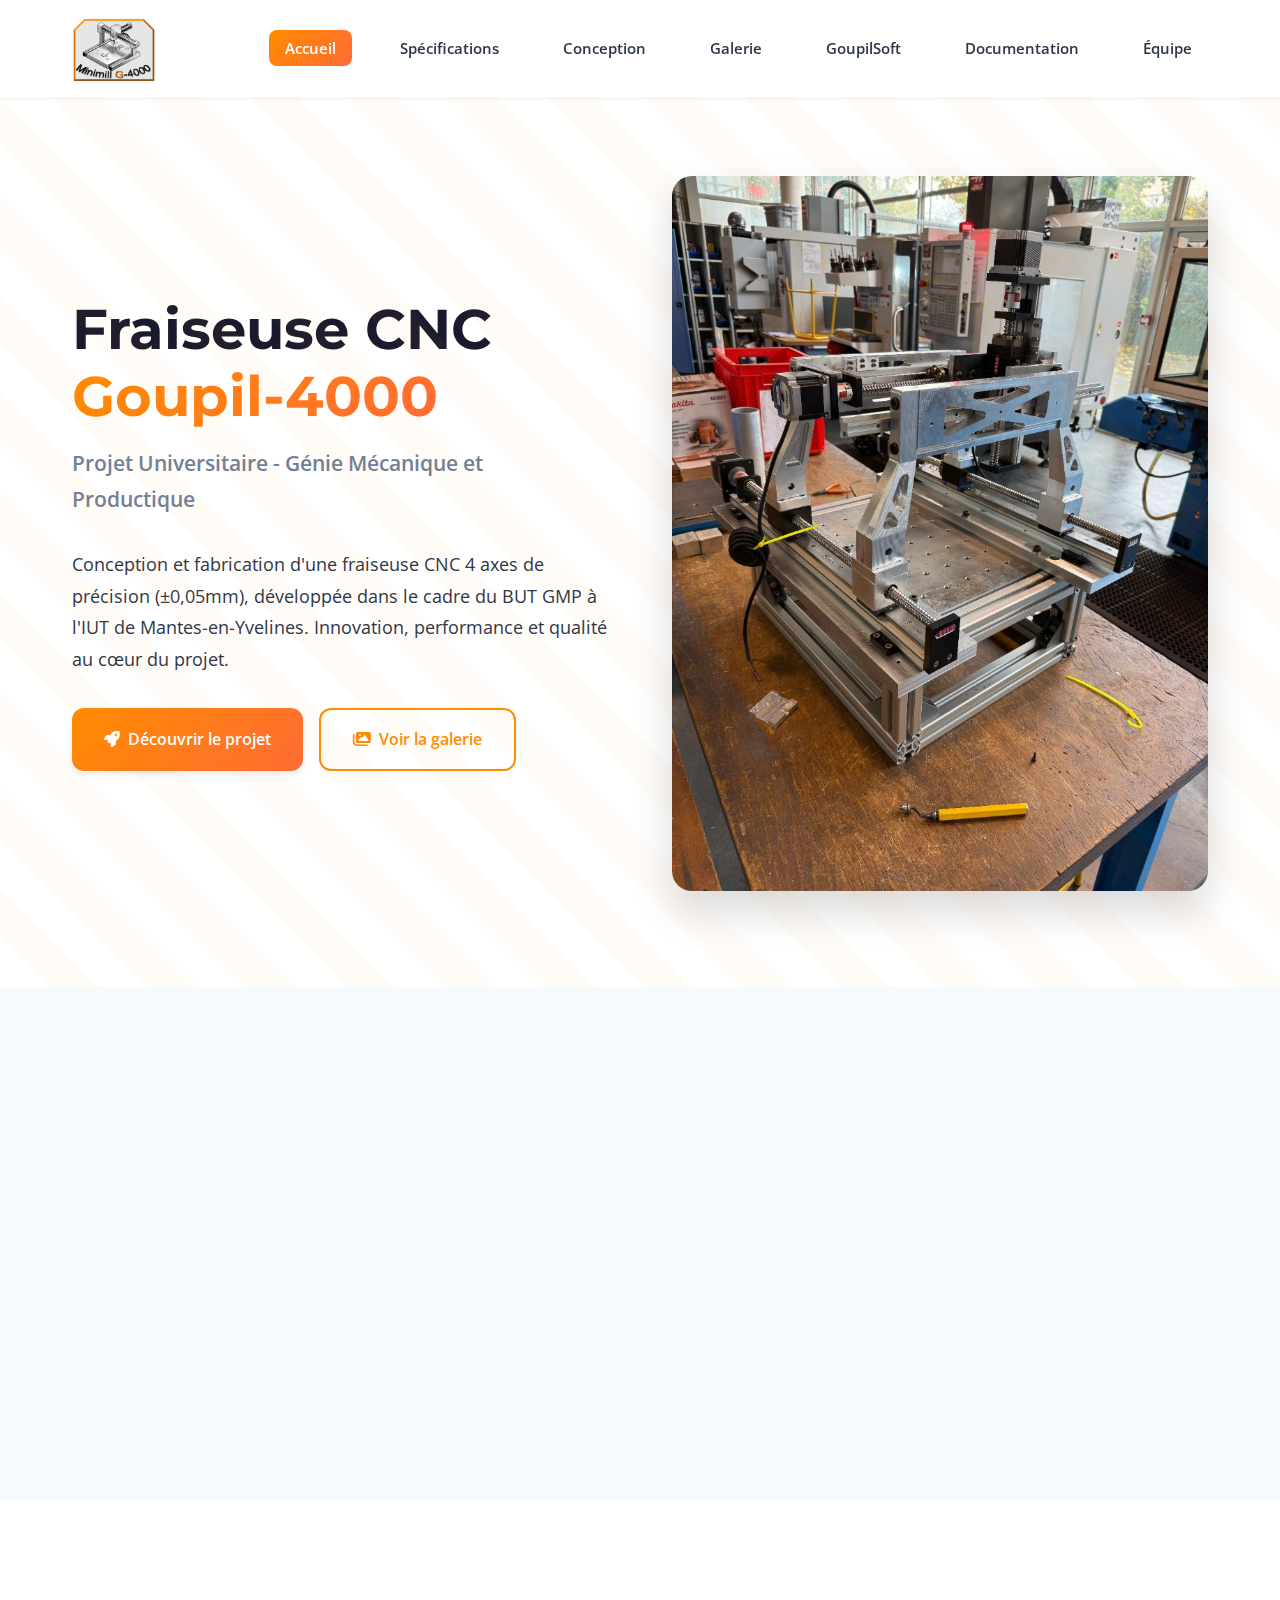
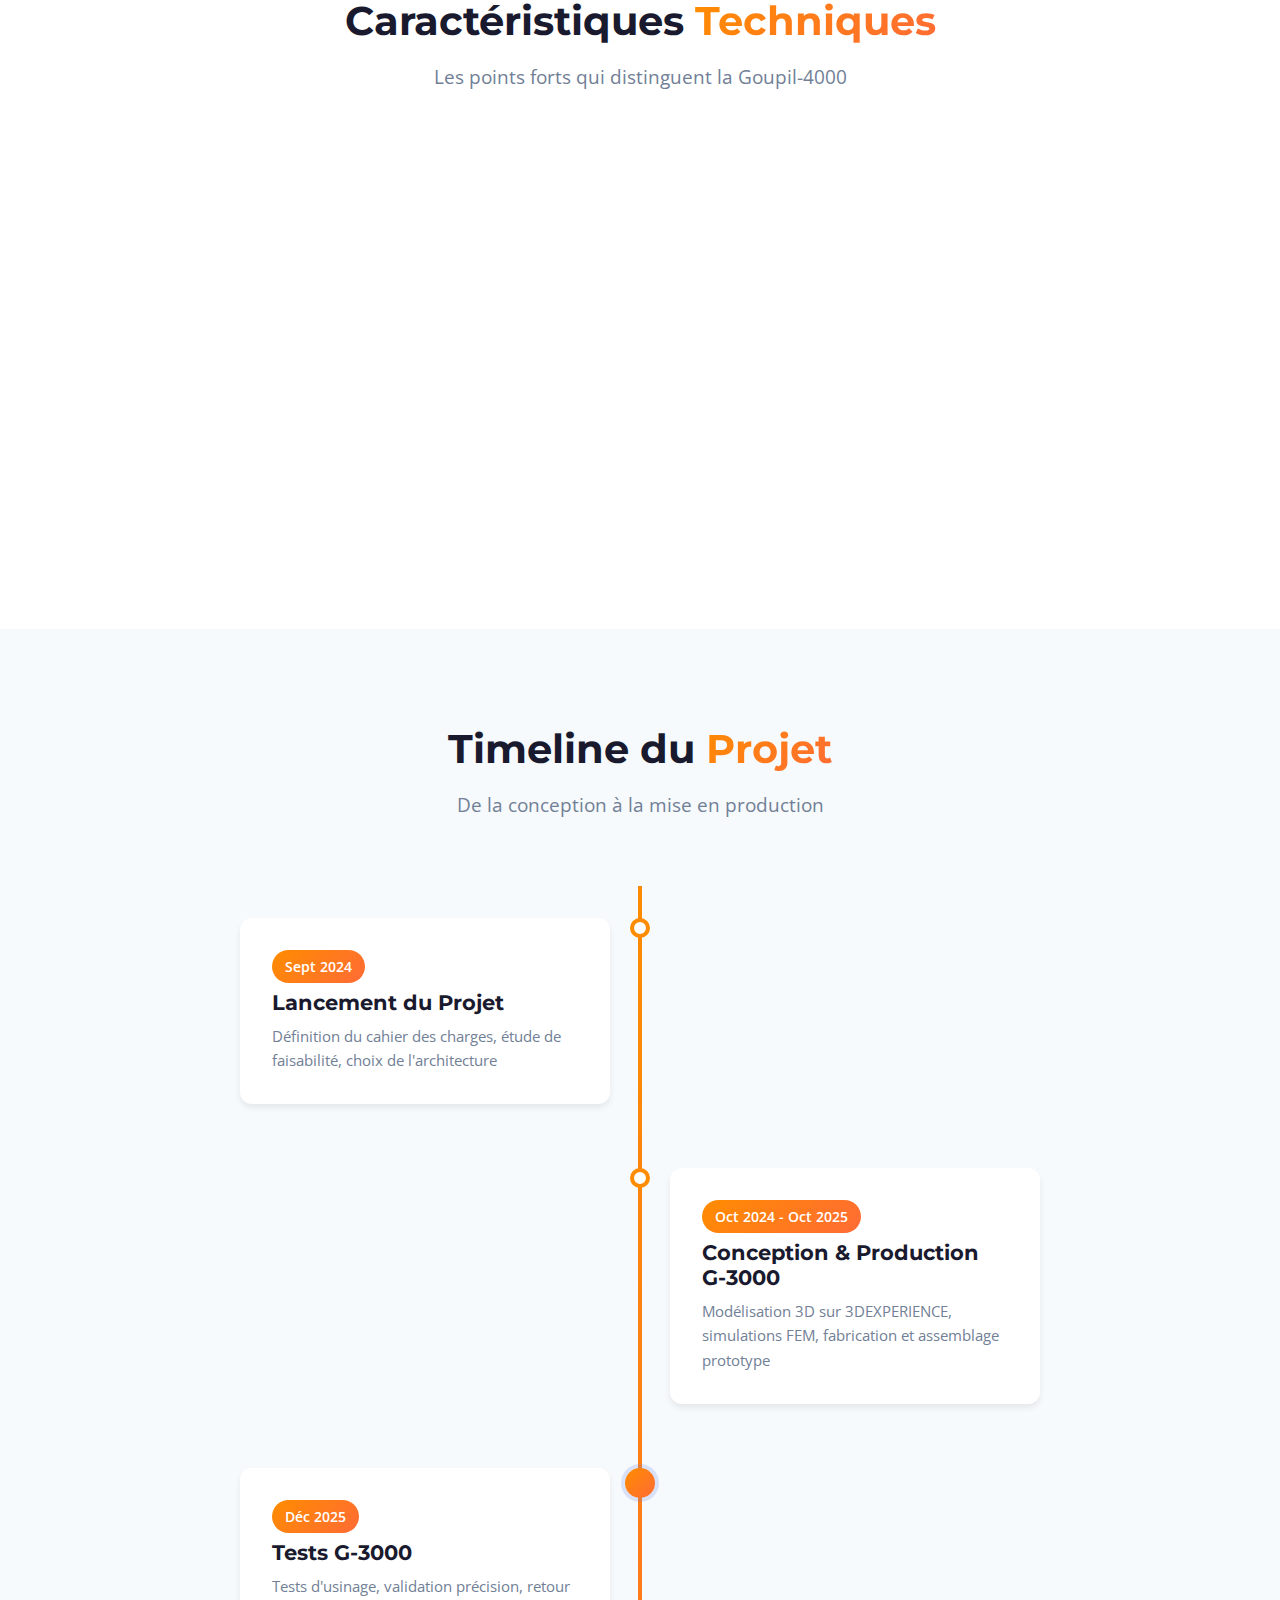
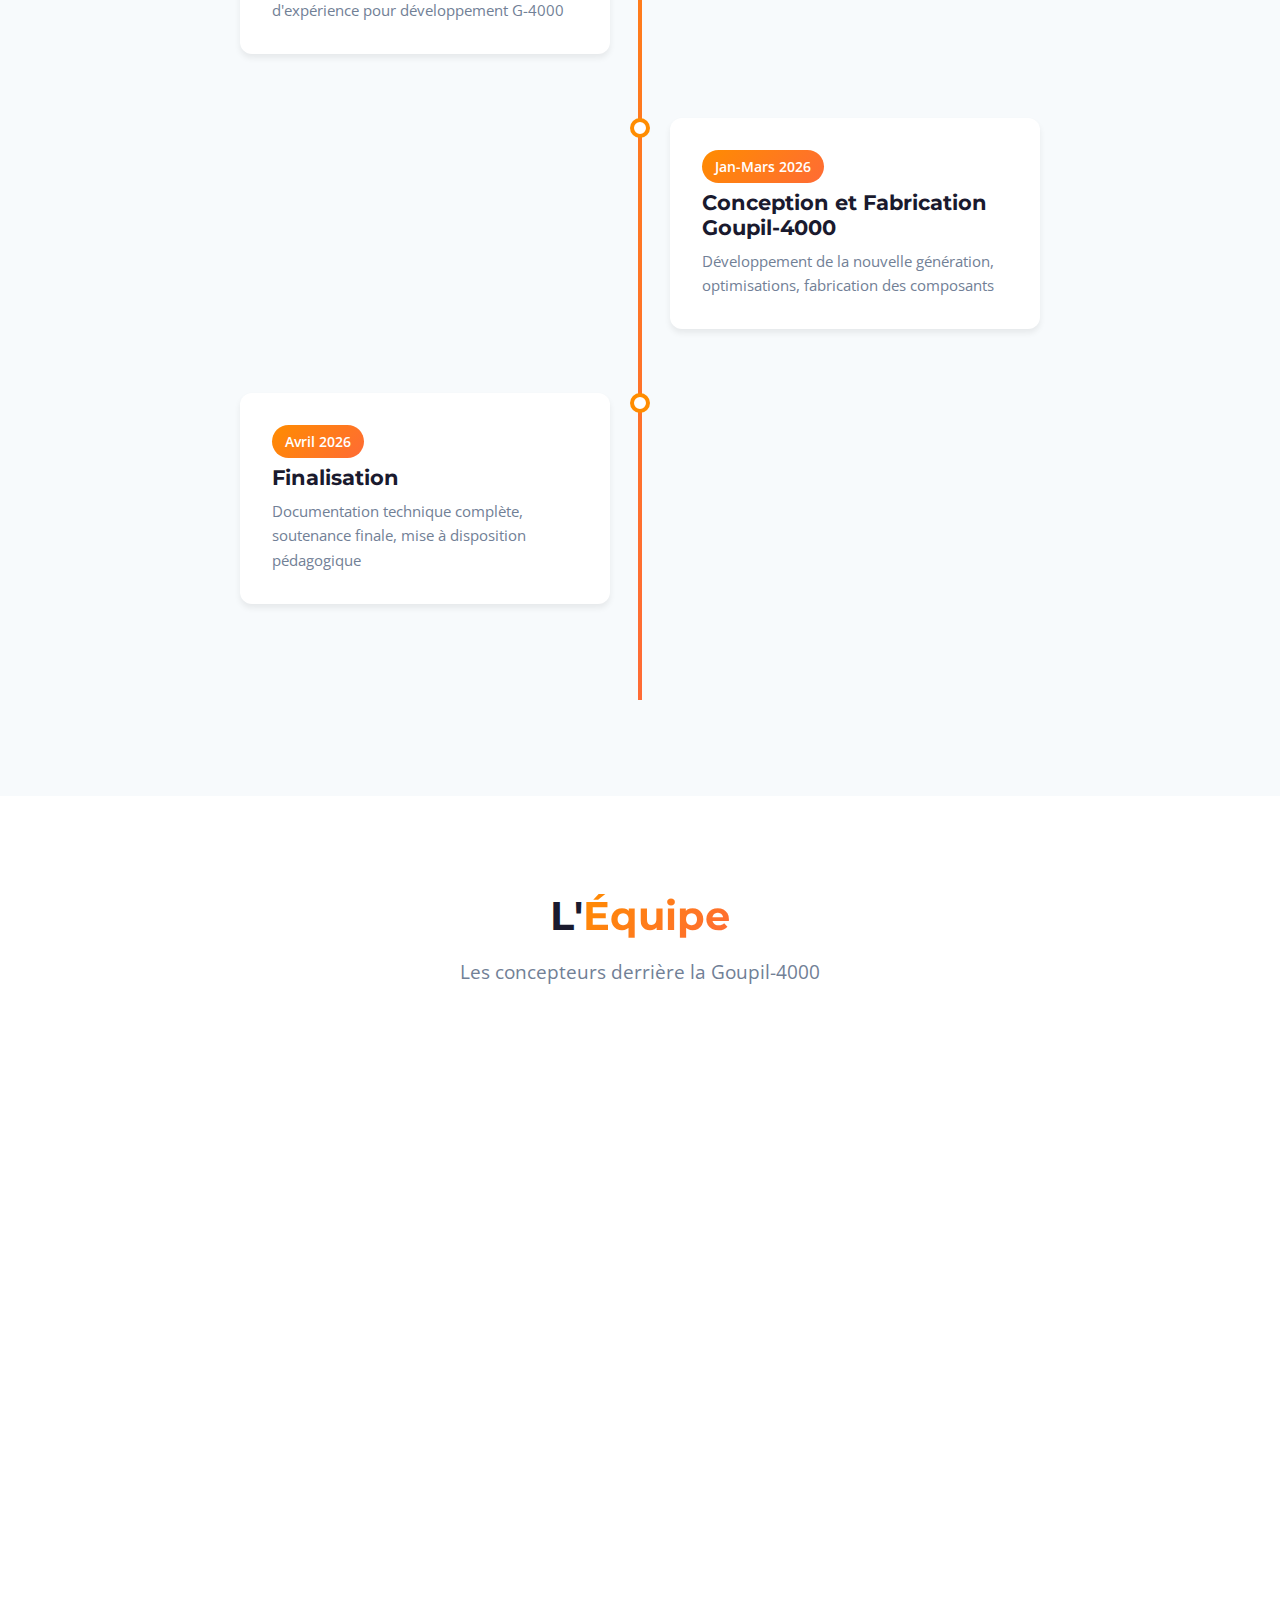
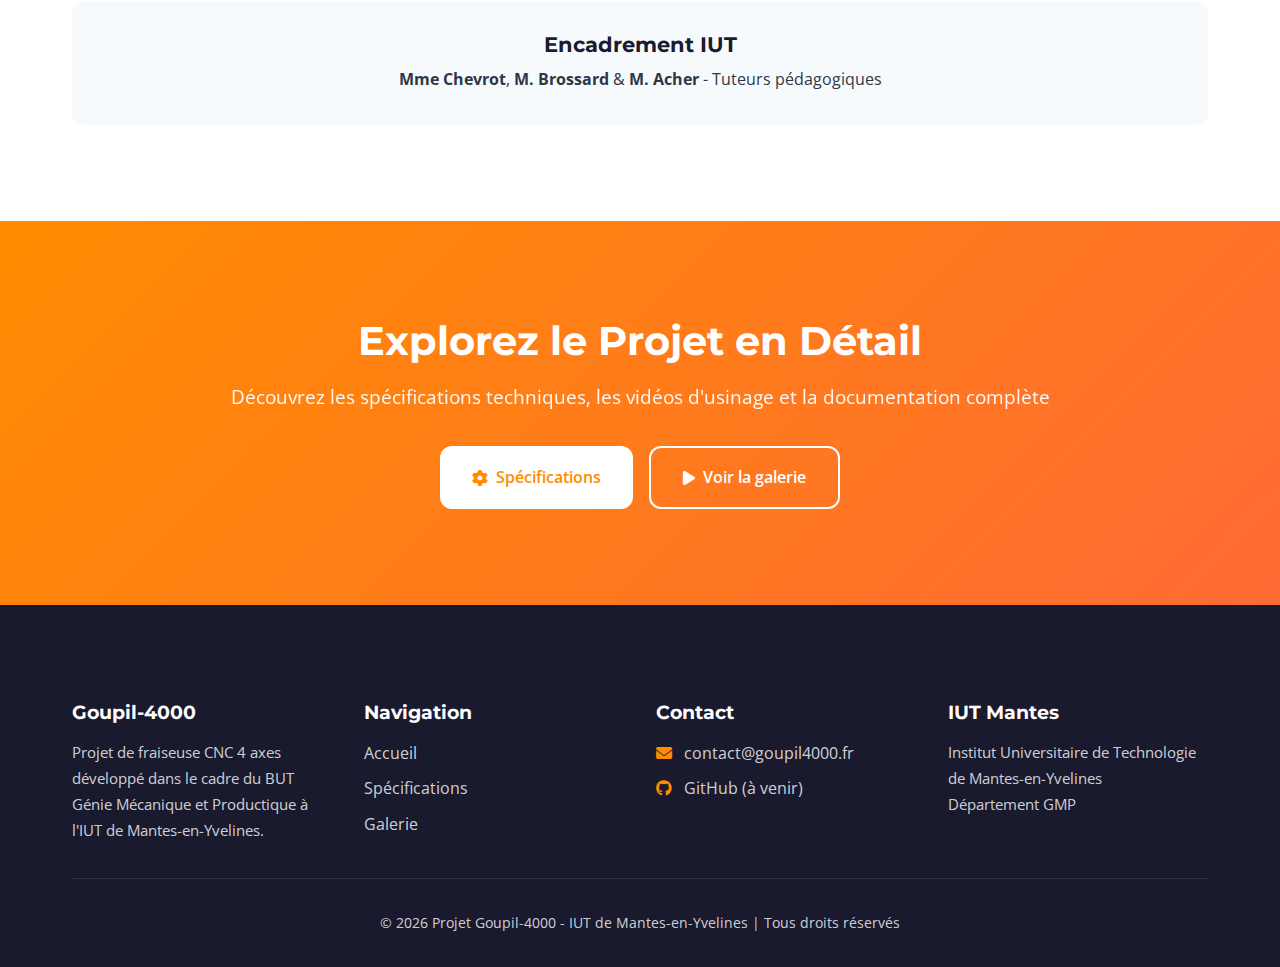
<file: index.html>
<!DOCTYPE html>
<html lang="fr">
<head>
    <meta charset="UTF-8">
    <meta name="viewport" content="width=device-width, initial-scale=1.0">
    <meta name="description" content="Fraiseuse CNC Goupil-4000 - Projet universitaire de conception d'une fraiseuse CNC 4 axes ultra-précise (±0,05mm) avec budget optimisé. IUT de Mantes-en-Yvelines.">
    <meta name="keywords" content="fraiseuse CNC, CNC 4 axes, projet universitaire, GMP, IUT Mantes, usinage précision, GoupilSoft">
    <title>Goupil-4000 | Fraiseuse CNC 4 Axes - Projet Universitaire GMP</title>
    <link rel="stylesheet" href="css/style.css">
    <link rel="stylesheet" href="https://cdnjs.cloudflare.com/ajax/libs/font-awesome/6.4.0/css/all.min.css">
    <link href="https://fonts.googleapis.com/css2?family=Montserrat:wght@400;600;700;800&family=Open+Sans:wght@300;400;600&display=swap" rel="stylesheet">
</head>
<body>
    <!-- Navigation -->
    <nav class="navbar" id="navbar">
        <div class="container">
            <div class="nav-brand">
                <a href="index.html">
                    <img src="images/logo-goupil-4000.png" alt="Logo Goupil-4000" style="height: 65px; width: auto;">
                </a>
            </div>
            <button class="nav-toggle" id="navToggle">
                <span></span>
                <span></span>
                <span></span>
            </button>
            <ul class="nav-menu" id="navMenu">
                <li><a href="index.html" class="active">Accueil</a></li>
                <li><a href="specifications.html">Spécifications</a></li>
                <li><a href="en-construction.html">Conception</a></li>
                <li><a href="galerie.html">Galerie</a></li>
                <li><a href="en-construction.html">GoupilSoft</a></li>
                <li><a href="en-construction.html">Documentation</a></li>
                <li><a href="en-construction.html">Équipe</a></li>
            </ul>
        </div>
    </nav>

    <!-- Hero Section -->
    <section class="hero">
        <div class="container">
            <div class="hero-content">
                <div class="hero-text">
                    <h1 class="hero-title">Fraiseuse CNC <span class="gradient-text">Goupil-4000</span></h1>
                    <p class="hero-subtitle">Projet Universitaire - Génie Mécanique et Productique</p>
                    <p class="hero-description">
                        Conception et fabrication d'une fraiseuse CNC 4 axes de précision (±0,05mm), 
                        développée dans le cadre du BUT GMP à l'IUT de Mantes-en-Yvelines. 
                        Innovation, performance et qualité au cœur du projet.
                    </p>
                    <div class="hero-buttons">
                        <a href="specifications.html" class="btn btn-primary">
                            <i class="fas fa-rocket"></i> Découvrir le projet
                        </a>
                        <a href="galerie.html" class="btn btn-secondary">
                            <i class="fas fa-images"></i> Voir la galerie
                        </a>
                    </div>
                </div>
                <div class="hero-image">
                    <img src="images/assemblage/goupil-3000-complete.jpg" alt="Fraiseuse CNC Goupil-3000" style="border-radius: 20px; box-shadow: var(--shadow-xl);">
                </div>
            </div>
        </div>
        <div class="hero-pattern"></div>
    </section>

    <!-- Stats Section -->
    <section class="stats-section">
        <div class="container">
            <div class="stats-grid">
                <div class="stat-card stat-purple">
                    <div class="stat-icon">
                        <i class="fas fa-crosshairs"></i>
                    </div>
                    <div class="stat-value">±0,05 mm</div>
                    <div class="stat-label">Précision d'usinage</div>
                    <div class="stat-description">Tolérance exceptionnelle pour des pièces de haute qualité</div>
                </div>
                <div class="stat-card stat-pink">
                    <div class="stat-icon">
                        <i class="fas fa-tachometer-alt"></i>
                    </div>
                    <div class="stat-value">1500 mm/min</div>
                    <div class="stat-label">Vitesse d'avance</div>
                    <div class="stat-description">Déplacement rapide sur tous les axes X, Y, Z</div>
                </div>
                <div class="stat-card stat-blue">
                    <div class="stat-icon">
                        <i class="fas fa-rotate"></i>
                    </div>
                    <div class="stat-value">8000 tr/min</div>
                    <div class="stat-label">Vitesse de broche</div>
                    <div class="stat-description">Broche 1kW pour tous types de matériaux</div>
                </div>
                <div class="stat-card stat-green">
                    <div class="stat-icon">
                        <i class="fas fa-layer-group"></i>
                    </div>
                    <div class="stat-value">3-5 axes</div>
                    <div class="stat-label">Configuration évolutive</div>
                    <div class="stat-description">Système modulaire et adaptable</div>
                </div>
            </div>
        </div>
    </section>

    <!-- Features Section -->
    <section class="features-section">
        <div class="container">
            <div class="section-header">
                <h2>Caractéristiques <span class="gradient-text">Techniques</span></h2>
                <p>Les points forts qui distinguent la Goupil-4000</p>
            </div>
            <div class="features-grid">
                <div class="feature-card">
                    <div class="feature-icon">
                        <i class="fas fa-cube"></i>
                    </div>
                    <h3>Structure Aluminium</h3>
                    <div class="feature-highlight">Qualité Aéro</div>
                    <p>Architecture en portique aluminium de qualité aéronautique, 
                       offrant une rigidité exceptionnelle et une structure optimisée pour la précision.</p>
                </div>
                <div class="feature-card">
                    <div class="feature-icon">
                        <i class="fas fa-code"></i>
                    </div>
                    <h3>Logiciel GoupilSoft</h3>
                    <div class="feature-highlight">Open Source</div>
                    <p>Logiciel de contrôle CNC développé en interne avec visualisation 3D, 
                       commandes MDI et gestion multi-axes. Publié sur GitHub.</p>
                </div>
                <div class="feature-card">
                    <div class="feature-icon">
                        <i class="fas fa-bullseye"></i>
                    </div>
                    <h3>Précision</h3>
                    <div class="feature-highlight">±0,05 mm</div>
                    <p>Guidages linéaires de qualité et vis à billes pas de 5mm garantissent 
                       une précision de positionnement optimale sur 3 à 5 axes.</p>
                </div>
            </div>
        </div>
    </section>

    <!-- Timeline Section -->
    <section class="timeline-section">
        <div class="container">
            <div class="section-header">
                <h2>Timeline du <span class="gradient-text">Projet</span></h2>
                <p>De la conception à la mise en production</p>
            </div>
            <div class="timeline">
                <div class="timeline-item">
                    <div class="timeline-marker"></div>
                    <div class="timeline-content">
                        <div class="timeline-date">Sept 2024</div>
                        <h3>Lancement du Projet</h3>
                        <p>Définition du cahier des charges, étude de faisabilité, choix de l'architecture</p>
                    </div>
                </div>
                <div class="timeline-item">
                    <div class="timeline-marker"></div>
                    <div class="timeline-content">
                        <div class="timeline-date">Oct 2024 - Oct 2025</div>
                        <h3>Conception & Production G-3000</h3>
                        <p>Modélisation 3D sur 3DEXPERIENCE, simulations FEM, fabrication et assemblage prototype</p>
                    </div>
                </div>
                <div class="timeline-item active">
                    <div class="timeline-marker"></div>
                    <div class="timeline-content">
                        <div class="timeline-date">Déc 2025</div>
                        <h3>Tests G-3000</h3>
                        <p>Tests d'usinage, validation précision, retour d'expérience pour développement G-4000</p>
                    </div>
                </div>
                <div class="timeline-item">
                    <div class="timeline-marker"></div>
                    <div class="timeline-content">
                        <div class="timeline-date">Jan-Mars 2026</div>
                        <h3>Conception et Fabrication Goupil-4000</h3>
                        <p>Développement de la nouvelle génération, optimisations, fabrication des composants</p>
                    </div>
                </div>
                <div class="timeline-item">
                    <div class="timeline-marker"></div>
                    <div class="timeline-content">
                        <div class="timeline-date">Avril 2026</div>
                        <h3>Finalisation</h3>
                        <p>Documentation technique complète, soutenance finale, mise à disposition pédagogique</p>
                    </div>
                </div>
            </div>
        </div>
    </section>

    <!-- Team Section -->
    <section class="team-section">
        <div class="container">
            <div class="section-header">
                <h2>L'<span class="gradient-text">Équipe</span></h2>
                <p>Les concepteurs derrière la Goupil-4000</p>
            </div>
            <div class="team-grid">
                <div class="team-card">
                    <div class="team-avatar">
                        <i class="fas fa-user"></i>
                    </div>
                    <h3>Sacha Ruffino</h3>
                    <div class="team-role">Chef de Projet & Conception</div>
                    <p>Concepteur mécanique en alternance chez ArianeGroup. Spécialiste CAO (CATIA V5, 3DEXPERIENCE) et calculs FEM.</p>
                    <div class="team-skills">
                        <span>CAO</span>
                        <span>FEM</span>
                        <span>Gestion Projet</span>
                    </div>
                </div>
                <div class="team-card">
                    <div class="team-avatar">
                        <i class="fas fa-user"></i>
                    </div>
                    <h3>Kylian Michaud</h3>
                    <div class="team-role">Métrologie & Conception Broche</div>
                    <p>Responsable de la métrologie, conception de la broche et des tests de précision. Expert en mesures et contrôle qualité.</p>
                    <div class="team-skills">
                        <span>Métrologie</span>
                        <span>Conception Broche</span>
                        <span>Contrôle Qualité</span>
                    </div>
                </div>
                <div class="team-card">
                    <div class="team-avatar">
                        <i class="fas fa-user"></i>
                    </div>
                    <h3>Mathéo Dizambourg</h3>
                    <div class="team-role">Fabrication & Tests</div>
                    <p>Responsable de la fabrication des composants et des tests d'usinage. Spécialiste méthodes et productique.</p>
                    <div class="team-skills">
                        <span>Usinage</span>
                        <span>Métrologie</span>
                        <span>Méthodes</span>
                    </div>
                </div>
            </div>
            <div class="team-support">
                <h3>Encadrement IUT</h3>
                <p><strong>Mme Chevrot</strong>, <strong>M. Brossard</strong> & <strong>M. Acher</strong> - Tuteurs pédagogiques</p>
            </div>
        </div>
    </section>

    <!-- CTA Section -->
    <section class="cta-section">
        <div class="container">
            <div class="cta-content">
                <h2>Explorez le Projet en Détail</h2>
                <p>Découvrez les spécifications techniques, les vidéos d'usinage et la documentation complète</p>
                <div class="cta-buttons">
                    <a href="specifications.html" class="btn btn-white">
                        <i class="fas fa-cog"></i> Spécifications
                    </a>
                    <a href="galerie.html" class="btn btn-outline-white">
                        <i class="fas fa-play"></i> Voir la galerie
                    </a>

                </div>
            </div>
        </div>
    </section>

    <!-- Footer -->
    <footer class="footer">
        <div class="container">
            <div class="footer-content">
                <div class="footer-section">
                    <h3>Goupil-4000</h3>
                    <p>Projet de fraiseuse CNC 4 axes développé dans le cadre du BUT Génie Mécanique et Productique à l'IUT de Mantes-en-Yvelines.</p>
                </div>
                <div class="footer-section">
                    <h3>Navigation</h3>
                    <ul>
                        <li><a href="index.html">Accueil</a></li>
                        <li><a href="specifications.html">Spécifications</a></li>
                        <li><a href="galerie.html">Galerie</a></li>
                    </ul>
                </div>
                <div class="footer-section">
                    <h3>Contact</h3>
                    <ul class="footer-contact">
                        <li><i class="fas fa-envelope"></i> <a href="mailto:contact@goupil4000.fr">contact@goupil4000.fr</a></li>
                        <li><i class="fab fa-github"></i> <a href="#" target="_blank">GitHub (à venir)</a></li>
                    </ul>
                </div>
                <div class="footer-section">
                    <h3>IUT Mantes</h3>
                    <p>Institut Universitaire de Technologie<br>de Mantes-en-Yvelines<br>Département GMP</p>
                </div>
            </div>
            <div class="footer-bottom">
                <p>&copy; 2026 Projet Goupil-4000 - IUT de Mantes-en-Yvelines | Tous droits réservés</p>
            </div>
        </div>
    </footer>

    <script src="js/main.js"></script>
</body>
</html>
</file>
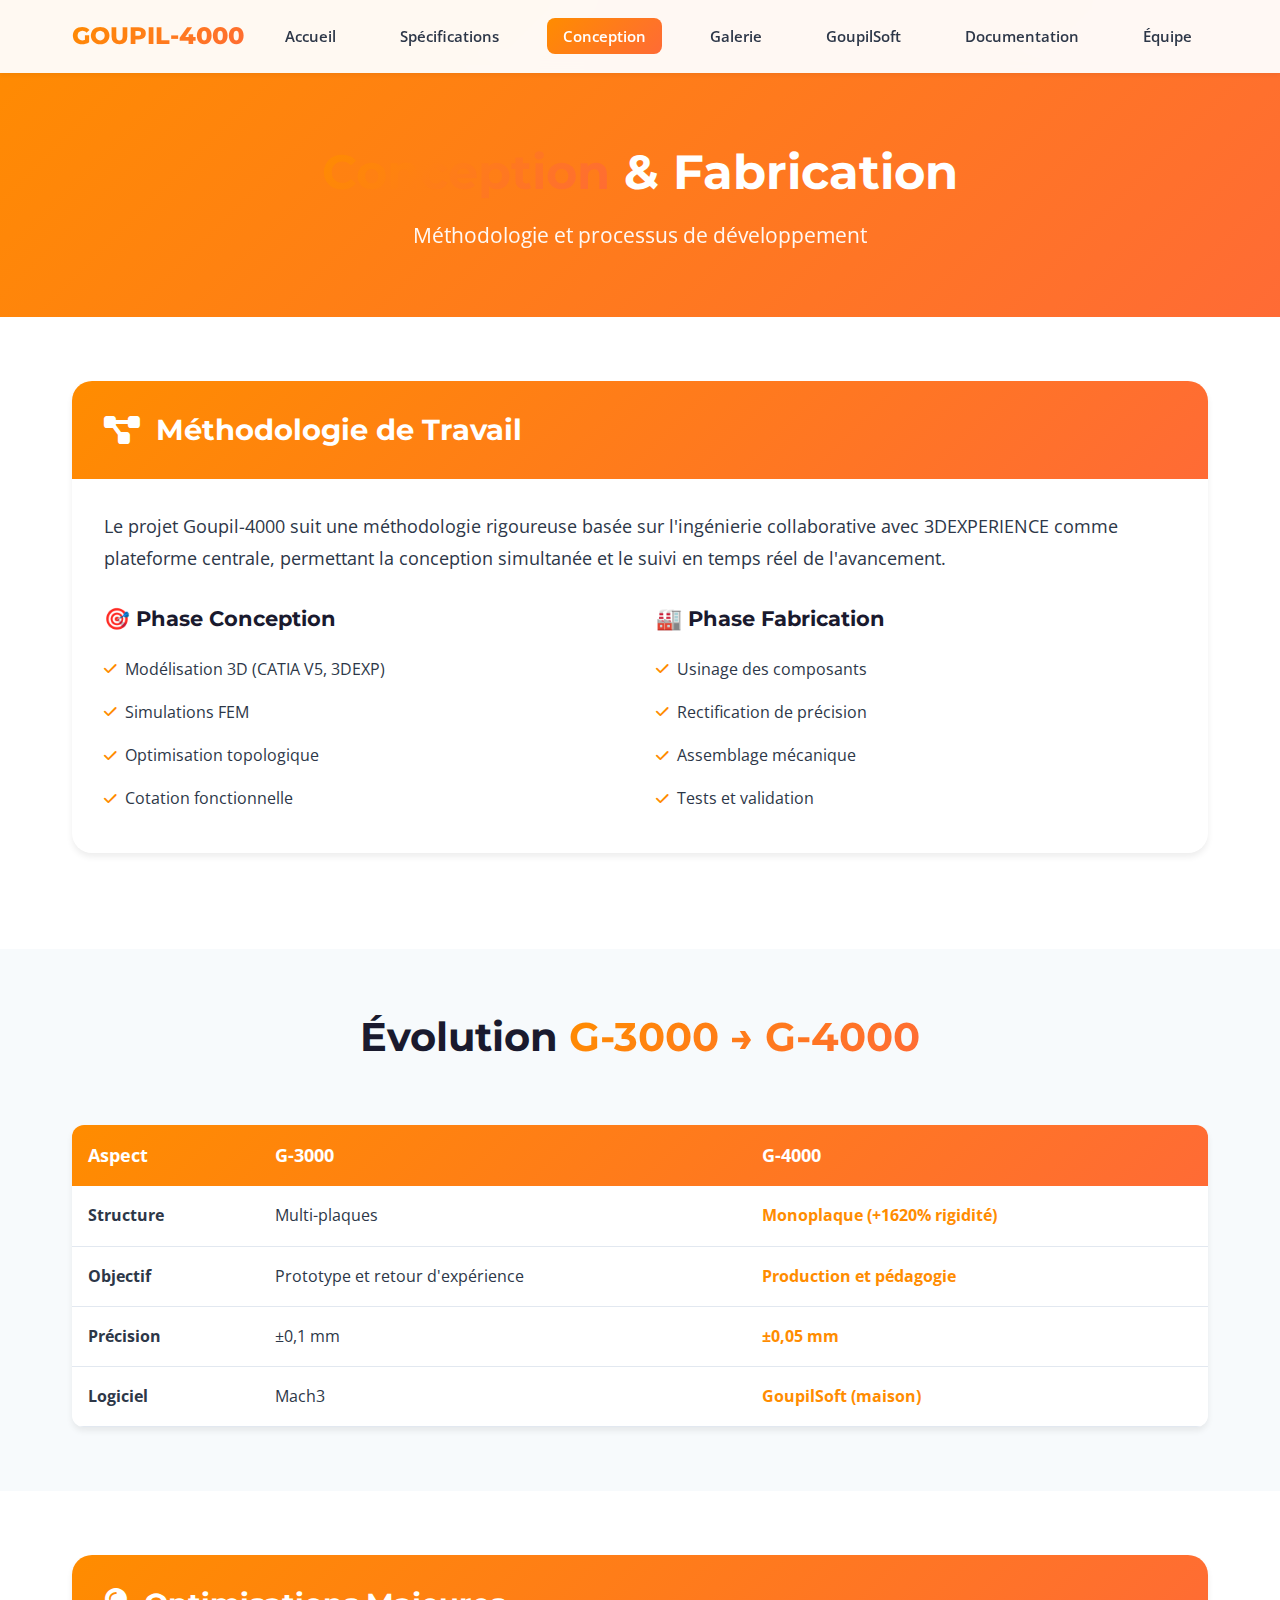
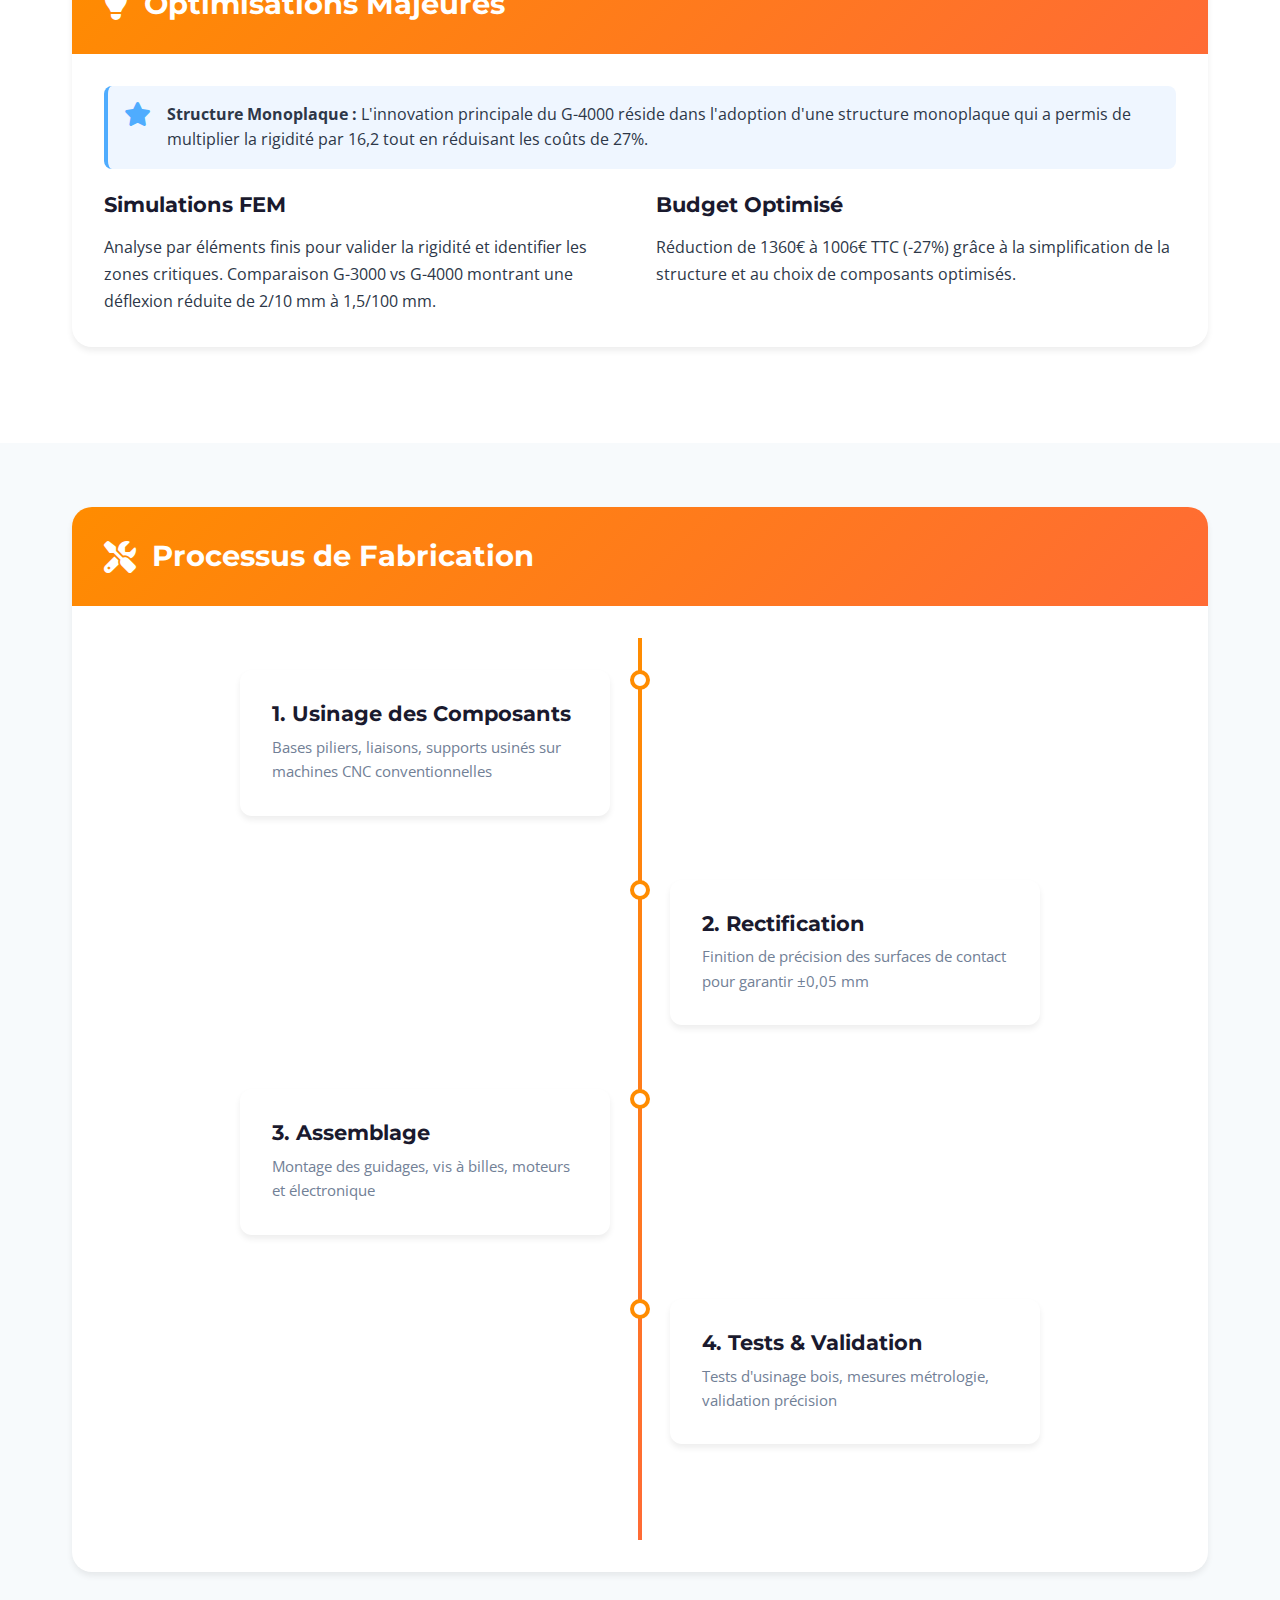
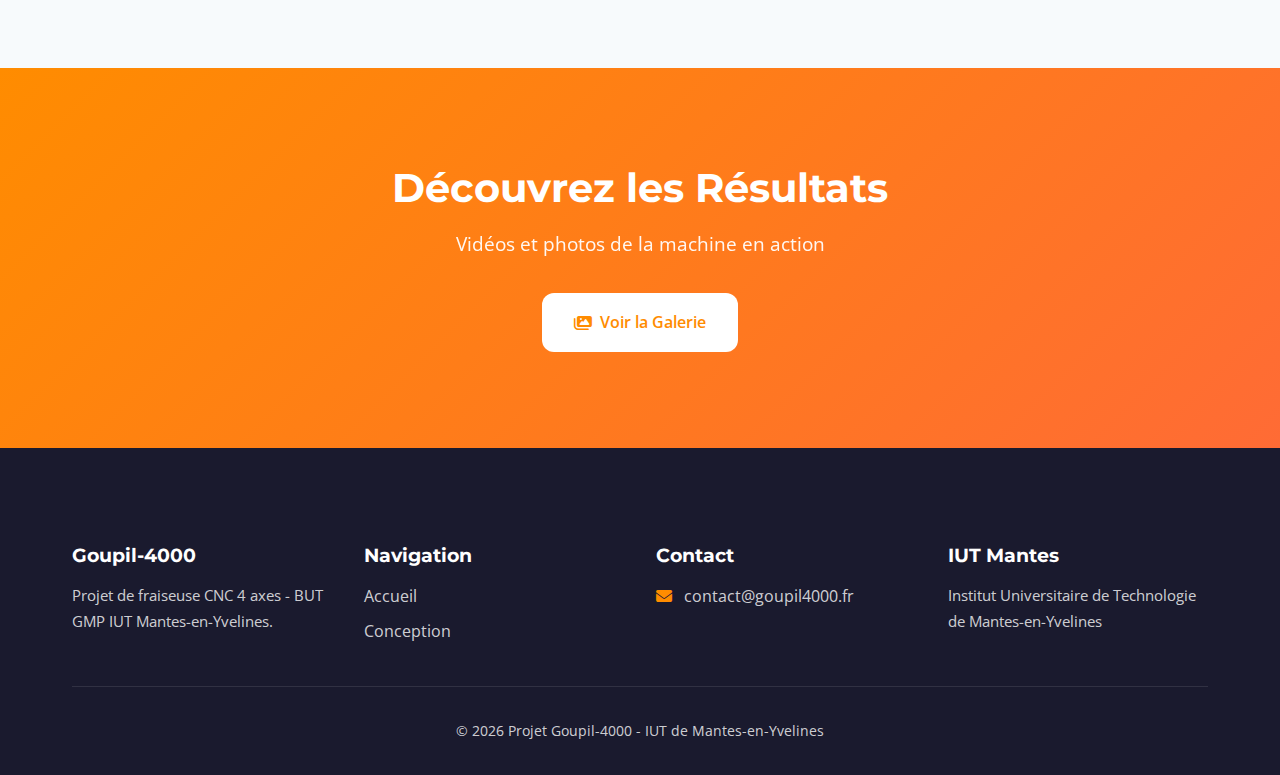
<file: conception.html>
<!DOCTYPE html>
<html lang="fr">
<head>
    <meta charset="UTF-8">
    <meta name="viewport" content="width=device-width, initial-scale=1.0">
    <title>Conception & Fabrication | Goupil-4000</title>
    <link rel="stylesheet" href="css/style.css">
    <link rel="stylesheet" href="css/pages.css">
    <link rel="stylesheet" href="https://cdnjs.cloudflare.com/ajax/libs/font-awesome/6.4.0/css/all.min.css">
    <link href="https://fonts.googleapis.com/css2?family=Montserrat:wght@400;600;700;800&family=Open+Sans:wght@300;400;600&display=swap" rel="stylesheet">
</head>
<body>
    <nav class="navbar" id="navbar">
        <div class="container">
            <div class="nav-brand"><div class="logo-placeholder"><span class="logo-text">GOUPIL-4000</span></div></div>
            <button class="nav-toggle" id="navToggle"><span></span><span></span><span></span></button>
            <ul class="nav-menu" id="navMenu">
                <li><a href="index.html">Accueil</a></li>
                <li><a href="specifications.html">Spécifications</a></li>
                <li><a href="conception.html" class="active">Conception</a></li>
                <li><a href="galerie.html">Galerie</a></li>
                <li><a href="goupilsoft.html">GoupilSoft</a></li>
                <li><a href="documentation.html">Documentation</a></li>
                <li><a href="equipe.html">Équipe</a></li>
            </ul>
        </div>
    </nav>

    <section class="page-header">
        <div class="container">
            <h1><span class="gradient-text">Conception</span> & Fabrication</h1>
            <p>Méthodologie et processus de développement</p>
        </div>
    </section>

    <section class="content-section">
        <div class="container">
            <div class="content-card">
                <div class="card-header">
                    <i class="fas fa-project-diagram"></i>
                    <h2>Méthodologie de Travail</h2>
                </div>
                <div class="card-body">
                    <p style="font-size: 1.1rem; line-height: 1.8; margin-bottom: 2rem;">
                        Le projet Goupil-4000 suit une méthodologie rigoureuse basée sur l'ingénierie collaborative 
                        avec 3DEXPERIENCE comme plateforme centrale, permettant la conception simultanée et le suivi 
                        en temps réel de l'avancement.
                    </p>
                    <div class="two-column">
                        <div class="column">
                            <h3>🎯 Phase Conception</h3>
                            <ul class="feature-list">
                                <li><i class="fas fa-check"></i> Modélisation 3D (CATIA V5, 3DEXP)</li>
                                <li><i class="fas fa-check"></i> Simulations FEM</li>
                                <li><i class="fas fa-check"></i> Optimisation topologique</li>
                                <li><i class="fas fa-check"></i> Cotation fonctionnelle</li>
                            </ul>
                        </div>
                        <div class="column">
                            <h3>🏭 Phase Fabrication</h3>
                            <ul class="feature-list">
                                <li><i class="fas fa-check"></i> Usinage des composants</li>
                                <li><i class="fas fa-check"></i> Rectification de précision</li>
                                <li><i class="fas fa-check"></i> Assemblage mécanique</li>
                                <li><i class="fas fa-check"></i> Tests et validation</li>
                            </ul>
                        </div>
                    </div>
                </div>
            </div>
        </div>
    </section>

    <section class="content-section bg-light">
        <div class="container">
            <div class="section-header">
                <h2>Évolution <span class="gradient-text">G-3000 → G-4000</span></h2>
            </div>
            <div class="comparison-table-wrapper">
                <table class="comparison-table">
                    <thead>
                        <tr>
                            <th>Aspect</th>
                            <th>G-3000</th>
                            <th>G-4000</th>
                        </tr>
                    </thead>
                    <tbody>
                        <tr>
                            <td><strong>Structure</strong></td>
                            <td>Multi-plaques</td>
                            <td class="highlight">Monoplaque (+1620% rigidité)</td>
                        </tr>
                        <tr>
                            <td><strong>Objectif</strong></td>
                            <td>Prototype et retour d'expérience</td>
                            <td class="highlight">Production et pédagogie</td>
                        </tr>
                        <tr>
                            <td><strong>Précision</strong></td>
                            <td>±0,1 mm</td>
                            <td class="highlight">±0,05 mm</td>
                        </tr>
                        <tr>
                            <td><strong>Logiciel</strong></td>
                            <td>Mach3</td>
                            <td class="highlight">GoupilSoft (maison)</td>
                        </tr>
                    </tbody>
                </table>
            </div>
        </div>
    </section>

    <section class="content-section">
        <div class="container">
            <div class="content-card">
                <div class="card-header">
                    <i class="fas fa-lightbulb"></i>
                    <h2>Optimisations Majeures</h2>
                </div>
                <div class="card-body">
                    <div class="spec-info-box" style="margin-bottom: 1.5rem;">
                        <i class="fas fa-star"></i>
                        <p><strong>Structure Monoplaque :</strong> L'innovation principale du G-4000 réside dans 
                        l'adoption d'une structure monoplaque qui a permis de multiplier la rigidité par 16,2 tout 
                        en réduisant les coûts de 27%.</p>
                    </div>
                    <div class="two-column">
                        <div class="column">
                            <h3>Simulations FEM</h3>
                            <p>Analyse par éléments finis pour valider la rigidité et identifier les zones critiques. 
                            Comparaison G-3000 vs G-4000 montrant une déflexion réduite de 2/10 mm à 1,5/100 mm.</p>
                        </div>
                        <div class="column">
                            <h3>Budget Optimisé</h3>
                            <p>Réduction de 1360€ à 1006€ TTC (-27%) grâce à la simplification de la structure et 
                            au choix de composants optimisés.</p>
                        </div>
                    </div>
                </div>
            </div>
        </div>
    </section>

    <section class="content-section bg-light">
        <div class="container">
            <div class="content-card">
                <div class="card-header">
                    <i class="fas fa-tools"></i>
                    <h2>Processus de Fabrication</h2>
                </div>
                <div class="card-body">
                    <div class="timeline">
                        <div class="timeline-item">
                            <div class="timeline-marker"></div>
                            <div class="timeline-content">
                                <h3>1. Usinage des Composants</h3>
                                <p>Bases piliers, liaisons, supports usinés sur machines CNC conventionnelles</p>
                            </div>
                        </div>
                        <div class="timeline-item">
                            <div class="timeline-marker"></div>
                            <div class="timeline-content">
                                <h3>2. Rectification</h3>
                                <p>Finition de précision des surfaces de contact pour garantir ±0,05 mm</p>
                            </div>
                        </div>
                        <div class="timeline-item">
                            <div class="timeline-marker"></div>
                            <div class="timeline-content">
                                <h3>3. Assemblage</h3>
                                <p>Montage des guidages, vis à billes, moteurs et électronique</p>
                            </div>
                        </div>
                        <div class="timeline-item">
                            <div class="timeline-marker"></div>
                            <div class="timeline-content">
                                <h3>4. Tests & Validation</h3>
                                <p>Tests d'usinage bois, mesures métrologie, validation précision</p>
                            </div>
                        </div>
                    </div>
                </div>
            </div>
        </div>
    </section>

    <section class="cta-section">
        <div class="container">
            <div class="cta-content">
                <h2>Découvrez les Résultats</h2>
                <p>Vidéos et photos de la machine en action</p>
                <a href="galerie.html" class="btn btn-white"><i class="fas fa-images"></i> Voir la Galerie</a>
            </div>
        </div>
    </section>

    <footer class="footer">
        <div class="container">
            <div class="footer-content">
                <div class="footer-section">
                    <h3>Goupil-4000</h3>
                    <p>Projet de fraiseuse CNC 4 axes - BUT GMP IUT Mantes-en-Yvelines.</p>
                </div>
                <div class="footer-section">
                    <h3>Navigation</h3>
                    <ul>
                        <li><a href="index.html">Accueil</a></li>
                        <li><a href="conception.html">Conception</a></li>
                    </ul>
                </div>
                <div class="footer-section">
                    <h3>Contact</h3>
                    <ul class="footer-contact">
                        <li><i class="fas fa-envelope"></i> <a href="mailto:contact@goupil4000.fr">contact@goupil4000.fr</a></li>
                    </ul>
                </div>
                <div class="footer-section">
                    <h3>IUT Mantes</h3>
                    <p>Institut Universitaire de Technologie de Mantes-en-Yvelines</p>
                </div>
            </div>
            <div class="footer-bottom">
                <p>&copy; 2026 Projet Goupil-4000 - IUT de Mantes-en-Yvelines</p>
            </div>
        </div>
    </footer>

    <script src="js/main.js"></script>
</body>
</html>
</file>
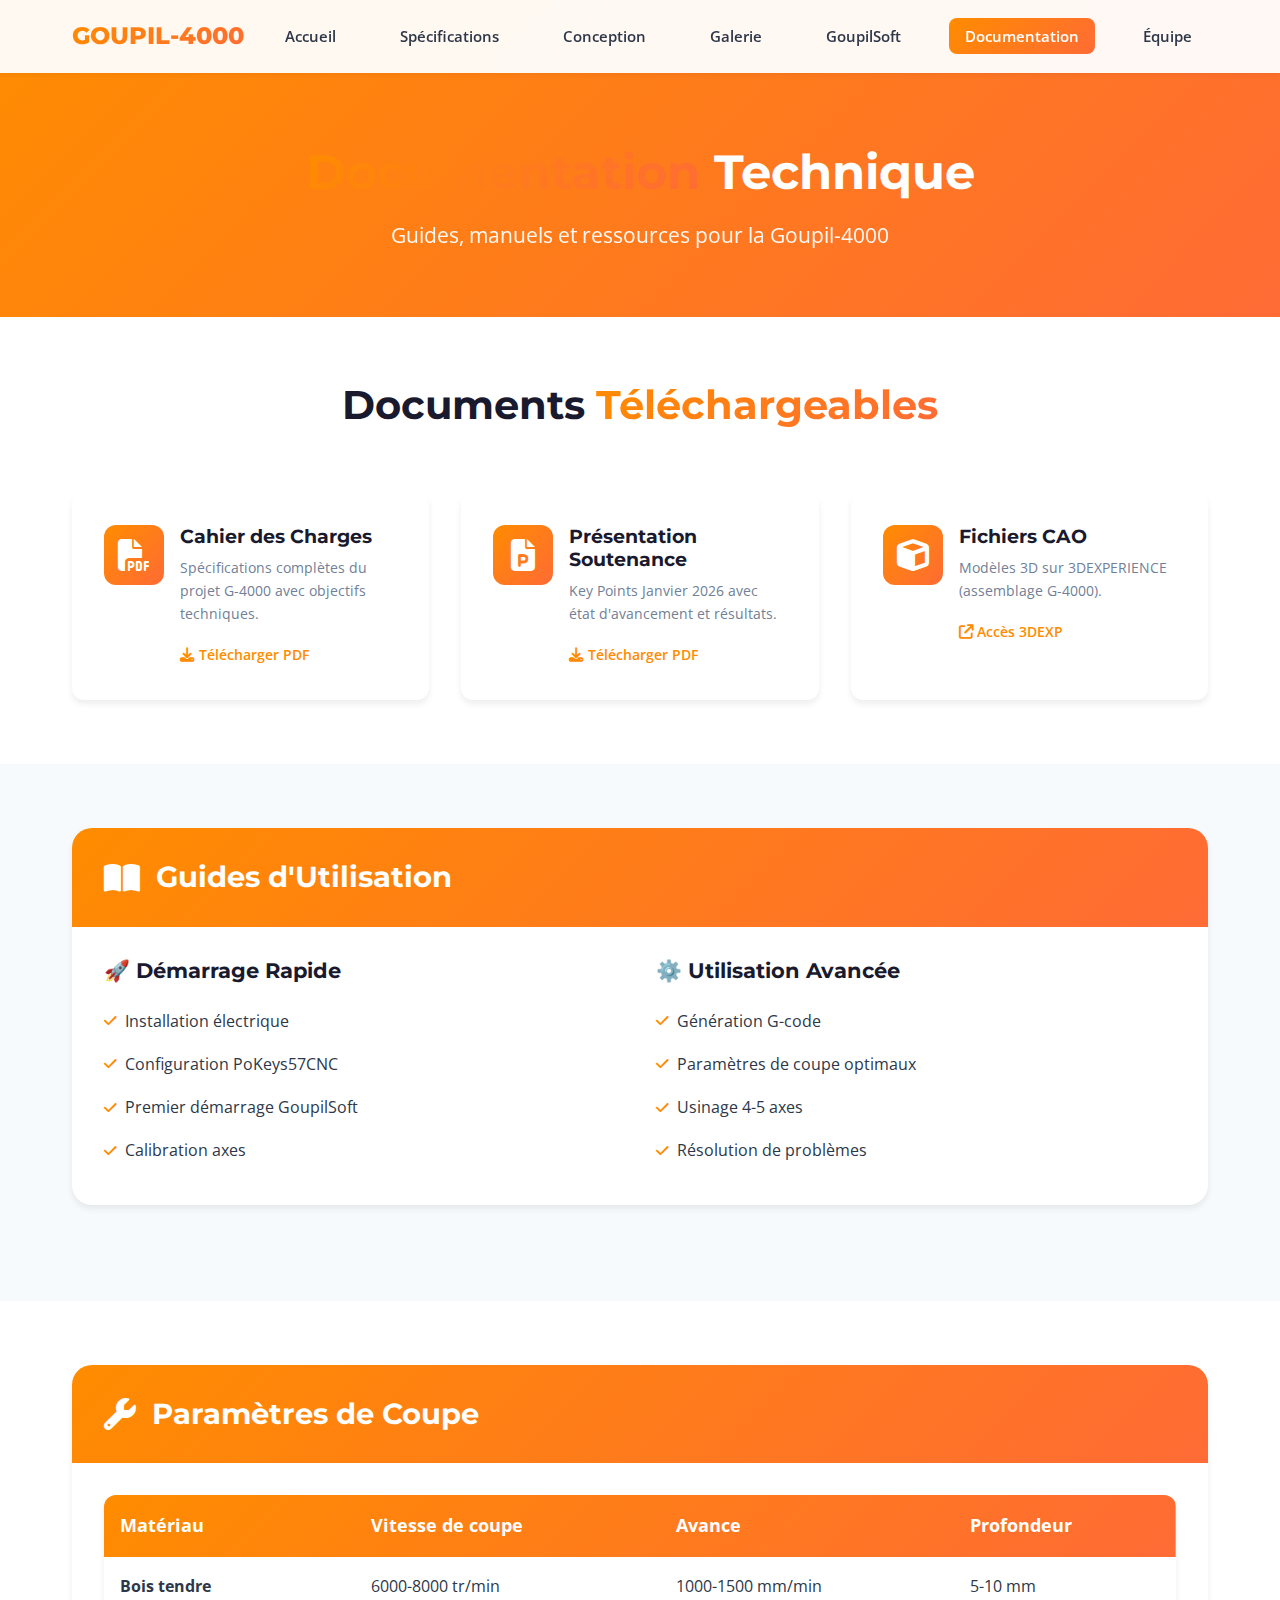
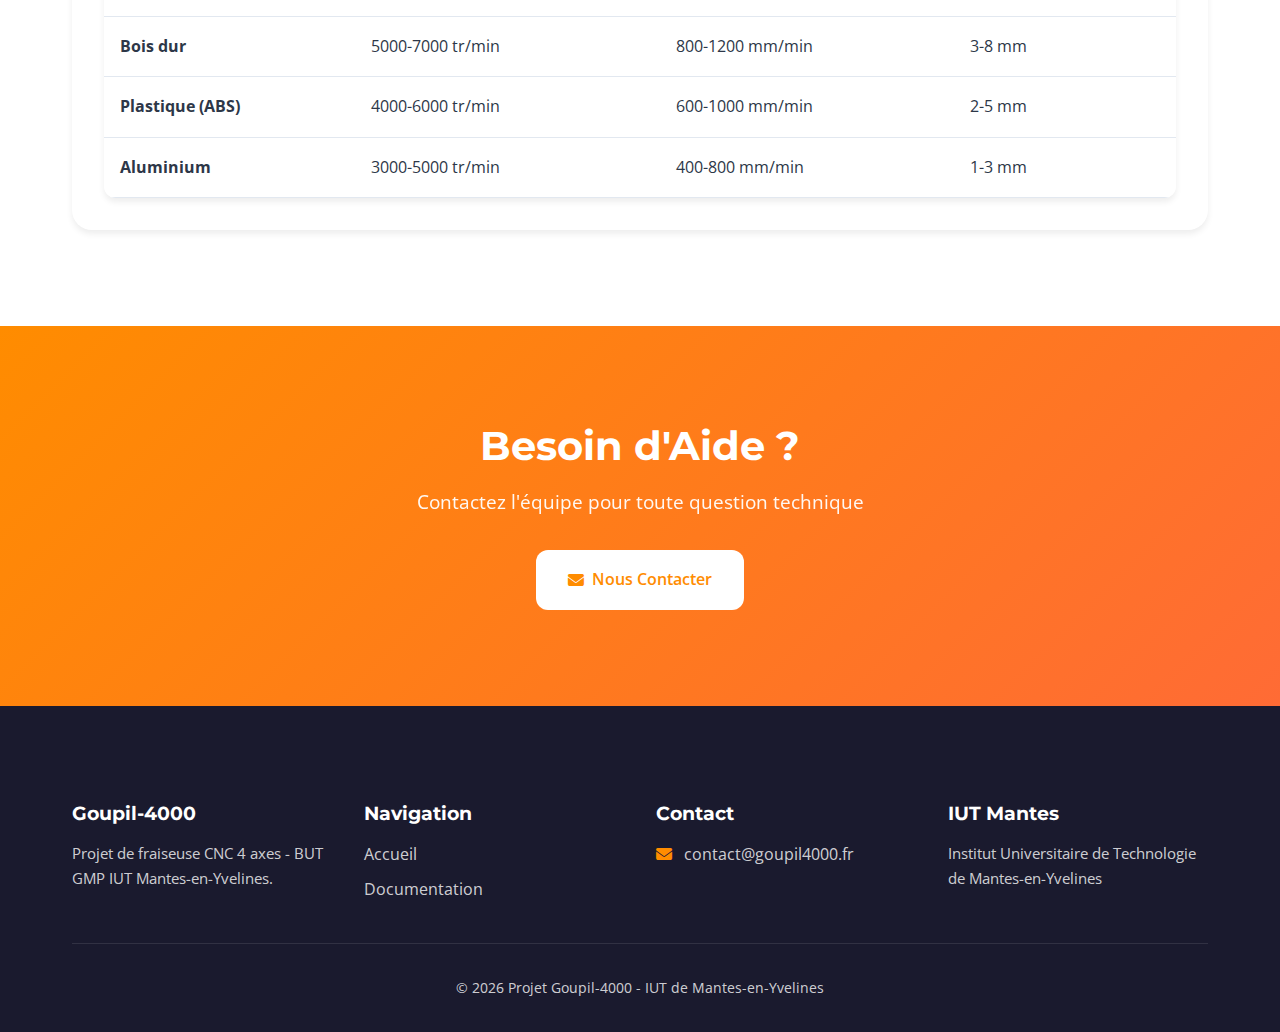
<file: documentation.html>
<!DOCTYPE html>
<html lang="fr">
<head>
    <meta charset="UTF-8">
    <meta name="viewport" content="width=device-width, initial-scale=1.0">
    <title>Documentation | Goupil-4000</title>
    <link rel="stylesheet" href="css/style.css">
    <link rel="stylesheet" href="css/pages.css">
    <link rel="stylesheet" href="https://cdnjs.cloudflare.com/ajax/libs/font-awesome/6.4.0/css/all.min.css">
    <link href="https://fonts.googleapis.com/css2?family=Montserrat:wght@400;600;700;800&family=Open+Sans:wght@300;400;600&display=swap" rel="stylesheet">
</head>
<body>
    <nav class="navbar" id="navbar">
        <div class="container">
            <div class="nav-brand"><div class="logo-placeholder"><span class="logo-text">GOUPIL-4000</span></div></div>
            <button class="nav-toggle" id="navToggle"><span></span><span></span><span></span></button>
            <ul class="nav-menu" id="navMenu">
                <li><a href="index.html">Accueil</a></li>
                <li><a href="specifications.html">Spécifications</a></li>
                <li><a href="conception.html">Conception</a></li>
                <li><a href="galerie.html">Galerie</a></li>
                <li><a href="goupilsoft.html">GoupilSoft</a></li>
                <li><a href="documentation.html" class="active">Documentation</a></li>
                <li><a href="equipe.html">Équipe</a></li>
            </ul>
        </div>
    </nav>

    <section class="page-header">
        <div class="container">
            <h1><span class="gradient-text">Documentation</span> Technique</h1>
            <p>Guides, manuels et ressources pour la Goupil-4000</p>
        </div>
    </section>

    <section class="content-section">
        <div class="container">
            <div class="section-header">
                <h2>Documents <span class="gradient-text">Téléchargeables</span></h2>
            </div>
            <div class="doc-grid">
                <div class="doc-card">
                    <div class="doc-icon"><i class="fas fa-file-pdf"></i></div>
                    <div class="doc-content">
                        <h3>Cahier des Charges</h3>
                        <p>Spécifications complètes du projet G-4000 avec objectifs techniques.</p>
                        <a href="docs/cahier-charges-goupil4000.pdf" download class="doc-link"><i class="fas fa-download"></i> Télécharger PDF</a>
                    </div>
                </div>
                <div class="doc-card">
                    <div class="doc-icon"><i class="fas fa-file-powerpoint"></i></div>
                    <div class="doc-content">
                        <h3>Présentation Soutenance</h3>
                        <p>Key Points Janvier 2026 avec état d'avancement et résultats.</p>
                        <a href="docs/presentation-soutenance-janvier2026.pdf" download class="doc-link"><i class="fas fa-download"></i> Télécharger PDF</a>
                    </div>
                </div>
                <div class="doc-card">
                    <div class="doc-icon"><i class="fas fa-cube"></i></div>
                    <div class="doc-content">
                        <h3>Fichiers CAO</h3>
                        <p>Modèles 3D sur 3DEXPERIENCE (assemblage G-4000).</p>
                        <a href="#" class="doc-link"><i class="fas fa-external-link"></i> Accès 3DEXP</a>
                    </div>
                </div>
            </div>
        </div>
    </section>

    <section class="content-section bg-light">
        <div class="container">
            <div class="content-card">
                <div class="card-header">
                    <i class="fas fa-book-open"></i>
                    <h2>Guides d'Utilisation</h2>
                </div>
                <div class="card-body">
                    <div class="two-column">
                        <div class="column">
                            <h3>🚀 Démarrage Rapide</h3>
                            <ul class="feature-list">
                                <li><i class="fas fa-check"></i> Installation électrique</li>
                                <li><i class="fas fa-check"></i> Configuration PoKeys57CNC</li>
                                <li><i class="fas fa-check"></i> Premier démarrage GoupilSoft</li>
                                <li><i class="fas fa-check"></i> Calibration axes</li>
                            </ul>
                        </div>
                        <div class="column">
                            <h3>⚙️ Utilisation Avancée</h3>
                            <ul class="feature-list">
                                <li><i class="fas fa-check"></i> Génération G-code</li>
                                <li><i class="fas fa-check"></i> Paramètres de coupe optimaux</li>
                                <li><i class="fas fa-check"></i> Usinage 4-5 axes</li>
                                <li><i class="fas fa-check"></i> Résolution de problèmes</li>
                            </ul>
                        </div>
                    </div>
                </div>
            </div>
        </div>
    </section>

    <section class="content-section">
        <div class="container">
            <div class="content-card">
                <div class="card-header">
                    <i class="fas fa-wrench"></i>
                    <h2>Paramètres de Coupe</h2>
                </div>
                <div class="card-body">
                    <div class="comparison-table-wrapper">
                        <table class="comparison-table">
                            <thead>
                                <tr>
                                    <th>Matériau</th>
                                    <th>Vitesse de coupe</th>
                                    <th>Avance</th>
                                    <th>Profondeur</th>
                                </tr>
                            </thead>
                            <tbody>
                                <tr>
                                    <td><strong>Bois tendre</strong></td>
                                    <td>6000-8000 tr/min</td>
                                    <td>1000-1500 mm/min</td>
                                    <td>5-10 mm</td>
                                </tr>
                                <tr>
                                    <td><strong>Bois dur</strong></td>
                                    <td>5000-7000 tr/min</td>
                                    <td>800-1200 mm/min</td>
                                    <td>3-8 mm</td>
                                </tr>
                                <tr>
                                    <td><strong>Plastique (ABS)</strong></td>
                                    <td>4000-6000 tr/min</td>
                                    <td>600-1000 mm/min</td>
                                    <td>2-5 mm</td>
                                </tr>
                                <tr>
                                    <td><strong>Aluminium</strong></td>
                                    <td>3000-5000 tr/min</td>
                                    <td>400-800 mm/min</td>
                                    <td>1-3 mm</td>
                                </tr>
                            </tbody>
                        </table>
                    </div>
                </div>
            </div>
        </div>
    </section>

    <section class="cta-section">
        <div class="container">
            <div class="cta-content">
                <h2>Besoin d'Aide ?</h2>
                <p>Contactez l'équipe pour toute question technique</p>
                <a href="mailto:contact@goupil4000.fr" class="btn btn-white"><i class="fas fa-envelope"></i> Nous Contacter</a>
            </div>
        </div>
    </section>

    <footer class="footer">
        <div class="container">
            <div class="footer-content">
                <div class="footer-section">
                    <h3>Goupil-4000</h3>
                    <p>Projet de fraiseuse CNC 4 axes - BUT GMP IUT Mantes-en-Yvelines.</p>
                </div>
                <div class="footer-section">
                    <h3>Navigation</h3>
                    <ul>
                        <li><a href="index.html">Accueil</a></li>
                        <li><a href="documentation.html">Documentation</a></li>
                    </ul>
                </div>
                <div class="footer-section">
                    <h3>Contact</h3>
                    <ul class="footer-contact">
                        <li><i class="fas fa-envelope"></i> <a href="mailto:contact@goupil4000.fr">contact@goupil4000.fr</a></li>
                    </ul>
                </div>
                <div class="footer-section">
                    <h3>IUT Mantes</h3>
                    <p>Institut Universitaire de Technologie de Mantes-en-Yvelines</p>
                </div>
            </div>
            <div class="footer-bottom">
                <p>&copy; 2026 Projet Goupil-4000 - IUT de Mantes-en-Yvelines</p>
            </div>
        </div>
    </footer>

    <script src="js/main.js"></script>
</body>
</html>
</file>
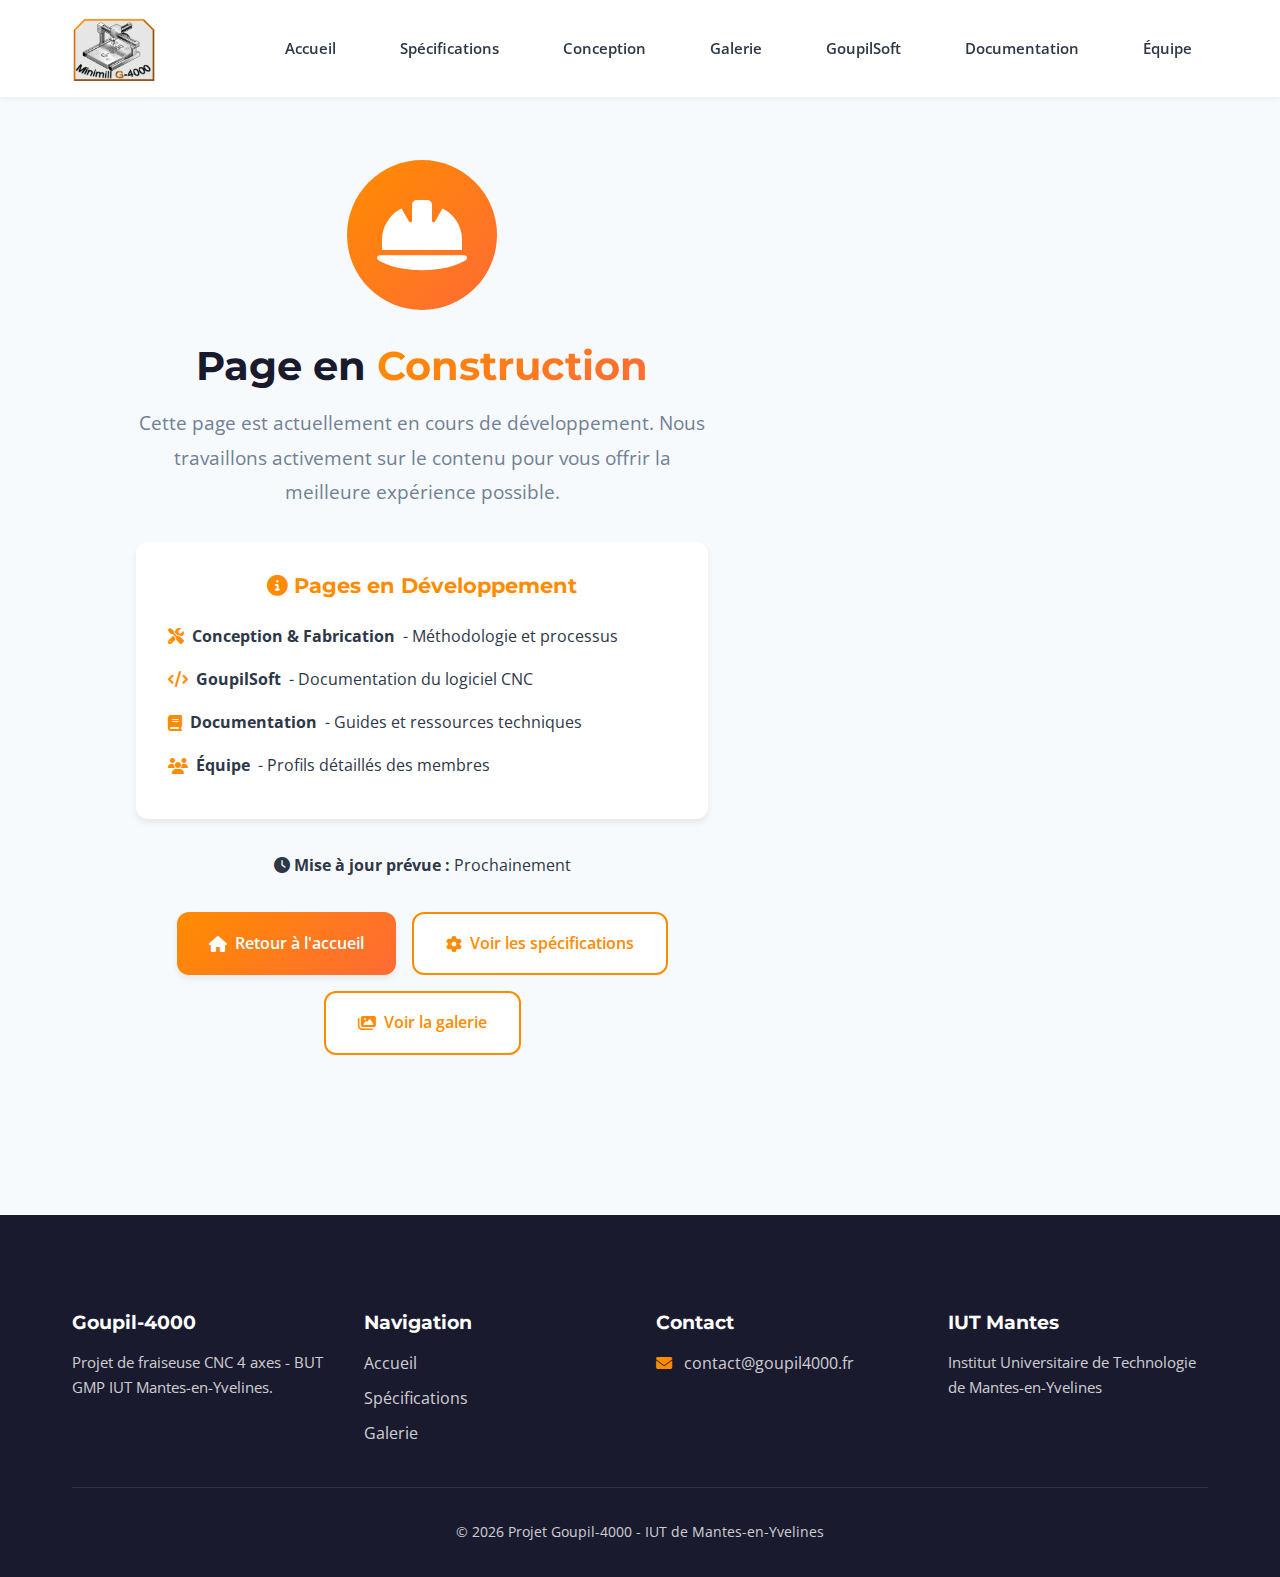
<file: en-construction.html>
<!DOCTYPE html>
<html lang="fr">
<head>
    <meta charset="UTF-8">
    <meta name="viewport" content="width=device-width, initial-scale=1.0">
    <title>Page en Construction | Goupil-4000</title>
    <link rel="stylesheet" href="css/style.css">
    <link rel="stylesheet" href="https://cdnjs.cloudflare.com/ajax/libs/font-awesome/6.4.0/css/all.min.css">
    <link href="https://fonts.googleapis.com/css2?family=Montserrat:wght@400;600;700;800&family=Open+Sans:wght@300;400;600&display=swap" rel="stylesheet">
    <style>
        .construction-section {
            min-height: calc(100vh - 160px);
            display: flex;
            align-items: center;
            justify-content: center;
            padding: var(--spacing-xl) 0;
            background: var(--color-bg-light);
        }
        
        .construction-content {
            text-align: center;
            max-width: 700px;
            padding: var(--spacing-lg);
        }
        
        .construction-icon {
            width: 150px;
            height: 150px;
            margin: 0 auto var(--spacing-md);
            background: var(--gradient-primary);
            border-radius: 50%;
            display: flex;
            align-items: center;
            justify-content: center;
            font-size: 5rem;
            color: white;
            animation: pulse 2s ease-in-out infinite;
        }
        
        @keyframes pulse {
            0%, 100% { transform: scale(1); }
            50% { transform: scale(1.05); }
        }
        
        .construction-content h1 {
            font-size: 2.5rem;
            margin-bottom: var(--spacing-sm);
            color: var(--color-dark);
        }
        
        .construction-content p {
            font-size: 1.2rem;
            color: var(--color-text-light);
            line-height: 1.8;
            margin-bottom: var(--spacing-md);
        }
        
        .construction-info {
            background: white;
            padding: var(--spacing-md);
            border-radius: 12px;
            box-shadow: var(--shadow-md);
            margin: var(--spacing-md) 0;
        }
        
        .construction-info h3 {
            color: var(--color-primary);
            margin-bottom: var(--spacing-sm);
            font-size: 1.3rem;
        }
        
        .construction-list {
            list-style: none;
            padding: 0;
            text-align: left;
        }
        
        .construction-list li {
            padding: 0.5rem 0;
            display: flex;
            align-items: center;
            gap: 0.5rem;
            color: var(--color-text);
        }
        
        .construction-list i {
            color: var(--color-primary);
        }
        
        .back-buttons {
            display: flex;
            gap: var(--spacing-sm);
            justify-content: center;
            flex-wrap: wrap;
            margin-top: var(--spacing-md);
        }
    </style>
</head>
<body>
    <!-- Navigation -->
    <nav class="navbar" id="navbar">
        <div class="container">
            <div class="nav-brand">
                <a href="index.html">
                    <img src="images/logo-goupil-4000.png" alt="Logo Goupil-4000" style="height: 65px; width: auto;">
                </a>
            </div>
            <button class="nav-toggle" id="navToggle">
                <span></span>
                <span></span>
                <span></span>
            </button>
            <ul class="nav-menu" id="navMenu">
                <li><a href="index.html">Accueil</a></li>
                <li><a href="specifications.html">Spécifications</a></li>
                <li><a href="en-construction.html">Conception</a></li>
                <li><a href="galerie.html">Galerie</a></li>
                <li><a href="en-construction.html">GoupilSoft</a></li>
                <li><a href="en-construction.html">Documentation</a></li>
                <li><a href="en-construction.html">Équipe</a></li>
            </ul>
        </div>
    </nav>

    <!-- Construction Section -->
    <section class="construction-section">
        <div class="container">
            <div class="construction-content">
                <div class="construction-icon">
                    <i class="fas fa-hard-hat"></i>
                </div>
                
                <h1>Page en <span class="gradient-text">Construction</span></h1>
                
                <p>Cette page est actuellement en cours de développement. Nous travaillons activement sur le contenu pour vous offrir la meilleure expérience possible.</p>
                
                <div class="construction-info">
                    <h3><i class="fas fa-info-circle"></i> Pages en Développement</h3>
                    <ul class="construction-list">
                        <li><i class="fas fa-tools"></i> <strong>Conception & Fabrication</strong> - Méthodologie et processus</li>
                        <li><i class="fas fa-code"></i> <strong>GoupilSoft</strong> - Documentation du logiciel CNC</li>
                        <li><i class="fas fa-book"></i> <strong>Documentation</strong> - Guides et ressources techniques</li>
                        <li><i class="fas fa-users"></i> <strong>Équipe</strong> - Profils détaillés des membres</li>
                    </ul>
                </div>
                
                <p style="margin-top: 2rem; font-size: 1rem; color: var(--color-text);">
                    <i class="fas fa-clock"></i> <strong>Mise à jour prévue :</strong> Prochainement
                </p>
                
                <div class="back-buttons">
                    <a href="index.html" class="btn btn-primary">
                        <i class="fas fa-home"></i> Retour à l'accueil
                    </a>
                    <a href="specifications.html" class="btn btn-secondary">
                        <i class="fas fa-cog"></i> Voir les spécifications
                    </a>
                    <a href="galerie.html" class="btn btn-secondary">
                        <i class="fas fa-images"></i> Voir la galerie
                    </a>
                </div>
            </div>
        </div>
    </section>

    <!-- Footer -->
    <footer class="footer">
        <div class="container">
            <div class="footer-content">
                <div class="footer-section">
                    <h3>Goupil-4000</h3>
                    <p>Projet de fraiseuse CNC 4 axes - BUT GMP IUT Mantes-en-Yvelines.</p>
                </div>
                <div class="footer-section">
                    <h3>Navigation</h3>
                    <ul>
                        <li><a href="index.html">Accueil</a></li>
                        <li><a href="specifications.html">Spécifications</a></li>
                        <li><a href="galerie.html">Galerie</a></li>
                    </ul>
                </div>
                <div class="footer-section">
                    <h3>Contact</h3>
                    <ul class="footer-contact">
                        <li><i class="fas fa-envelope"></i> <a href="mailto:contact@goupil4000.fr">contact@goupil4000.fr</a></li>
                    </ul>
                </div>
                <div class="footer-section">
                    <h3>IUT Mantes</h3>
                    <p>Institut Universitaire de Technologie de Mantes-en-Yvelines</p>
                </div>
            </div>
            <div class="footer-bottom">
                <p>&copy; 2026 Projet Goupil-4000 - IUT de Mantes-en-Yvelines</p>
            </div>
        </div>
    </footer>

    <script src="js/main.js"></script>
</body>
</html>
</file>
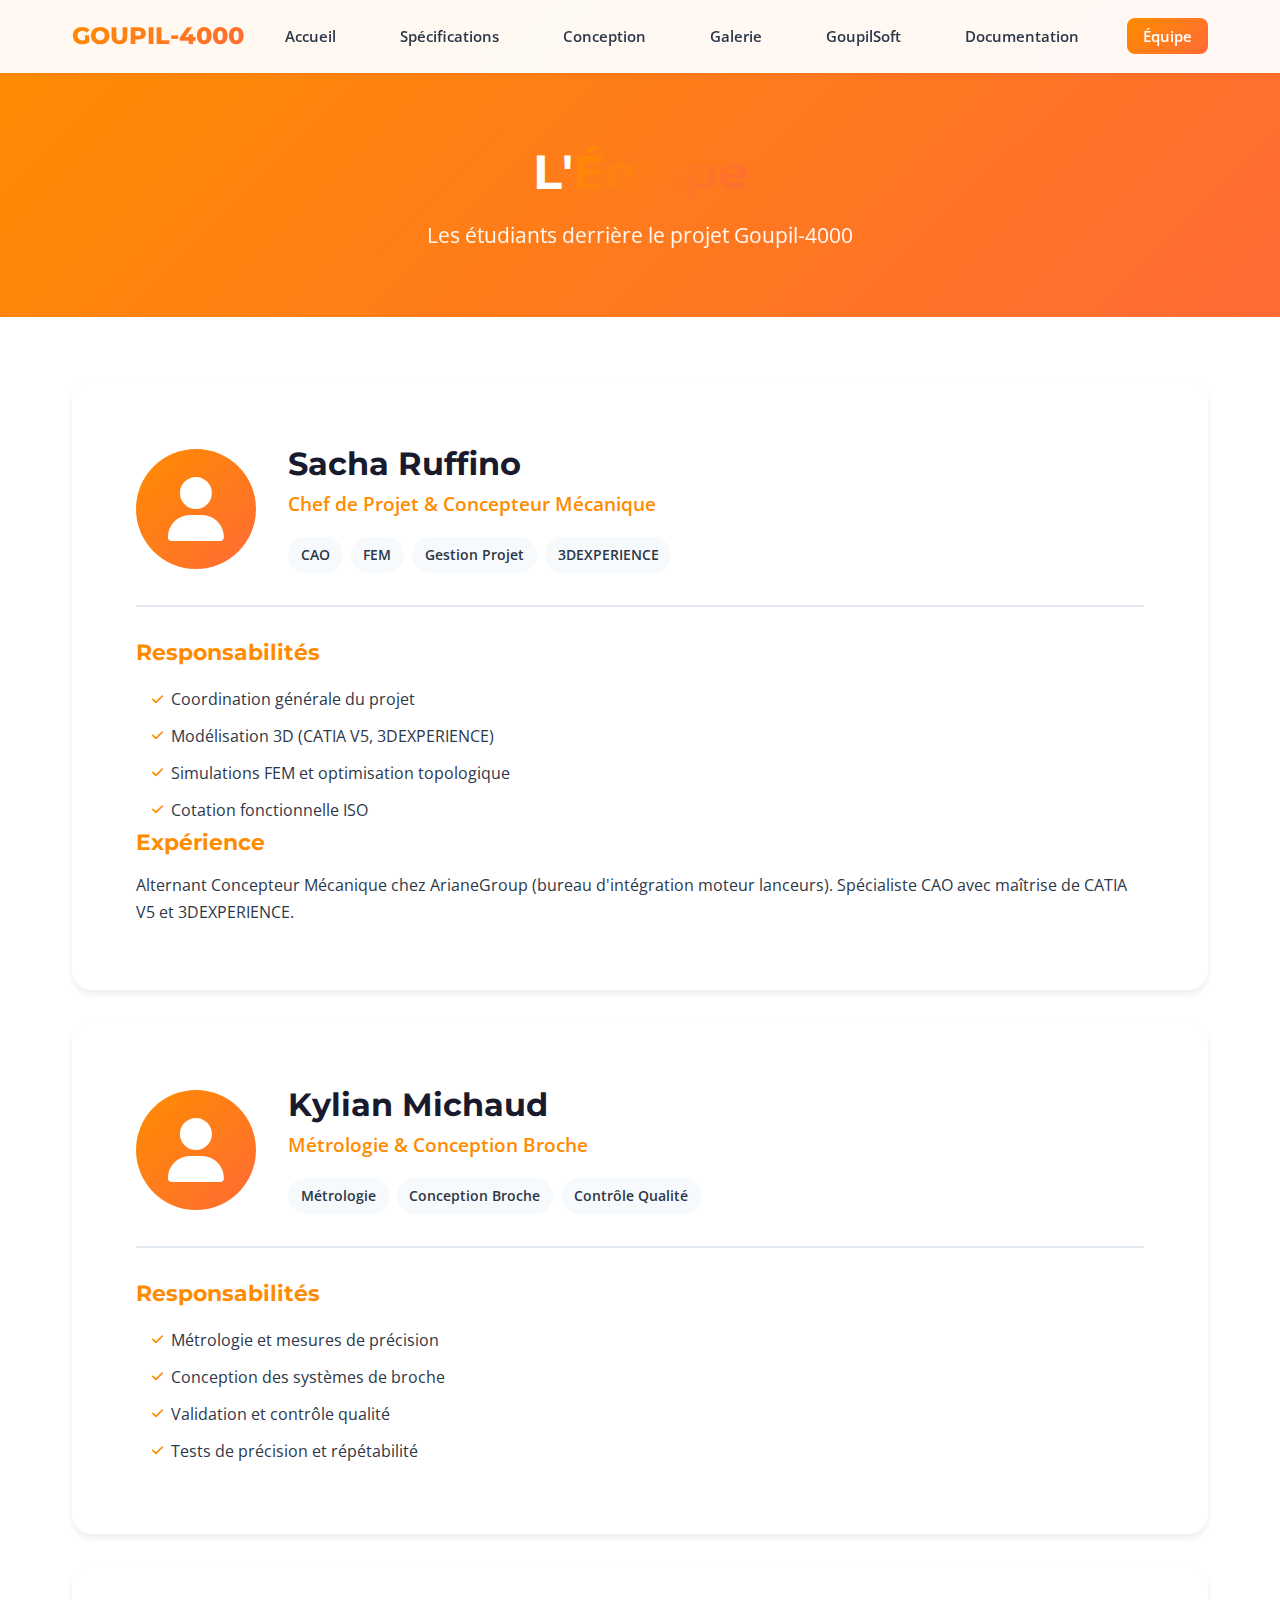
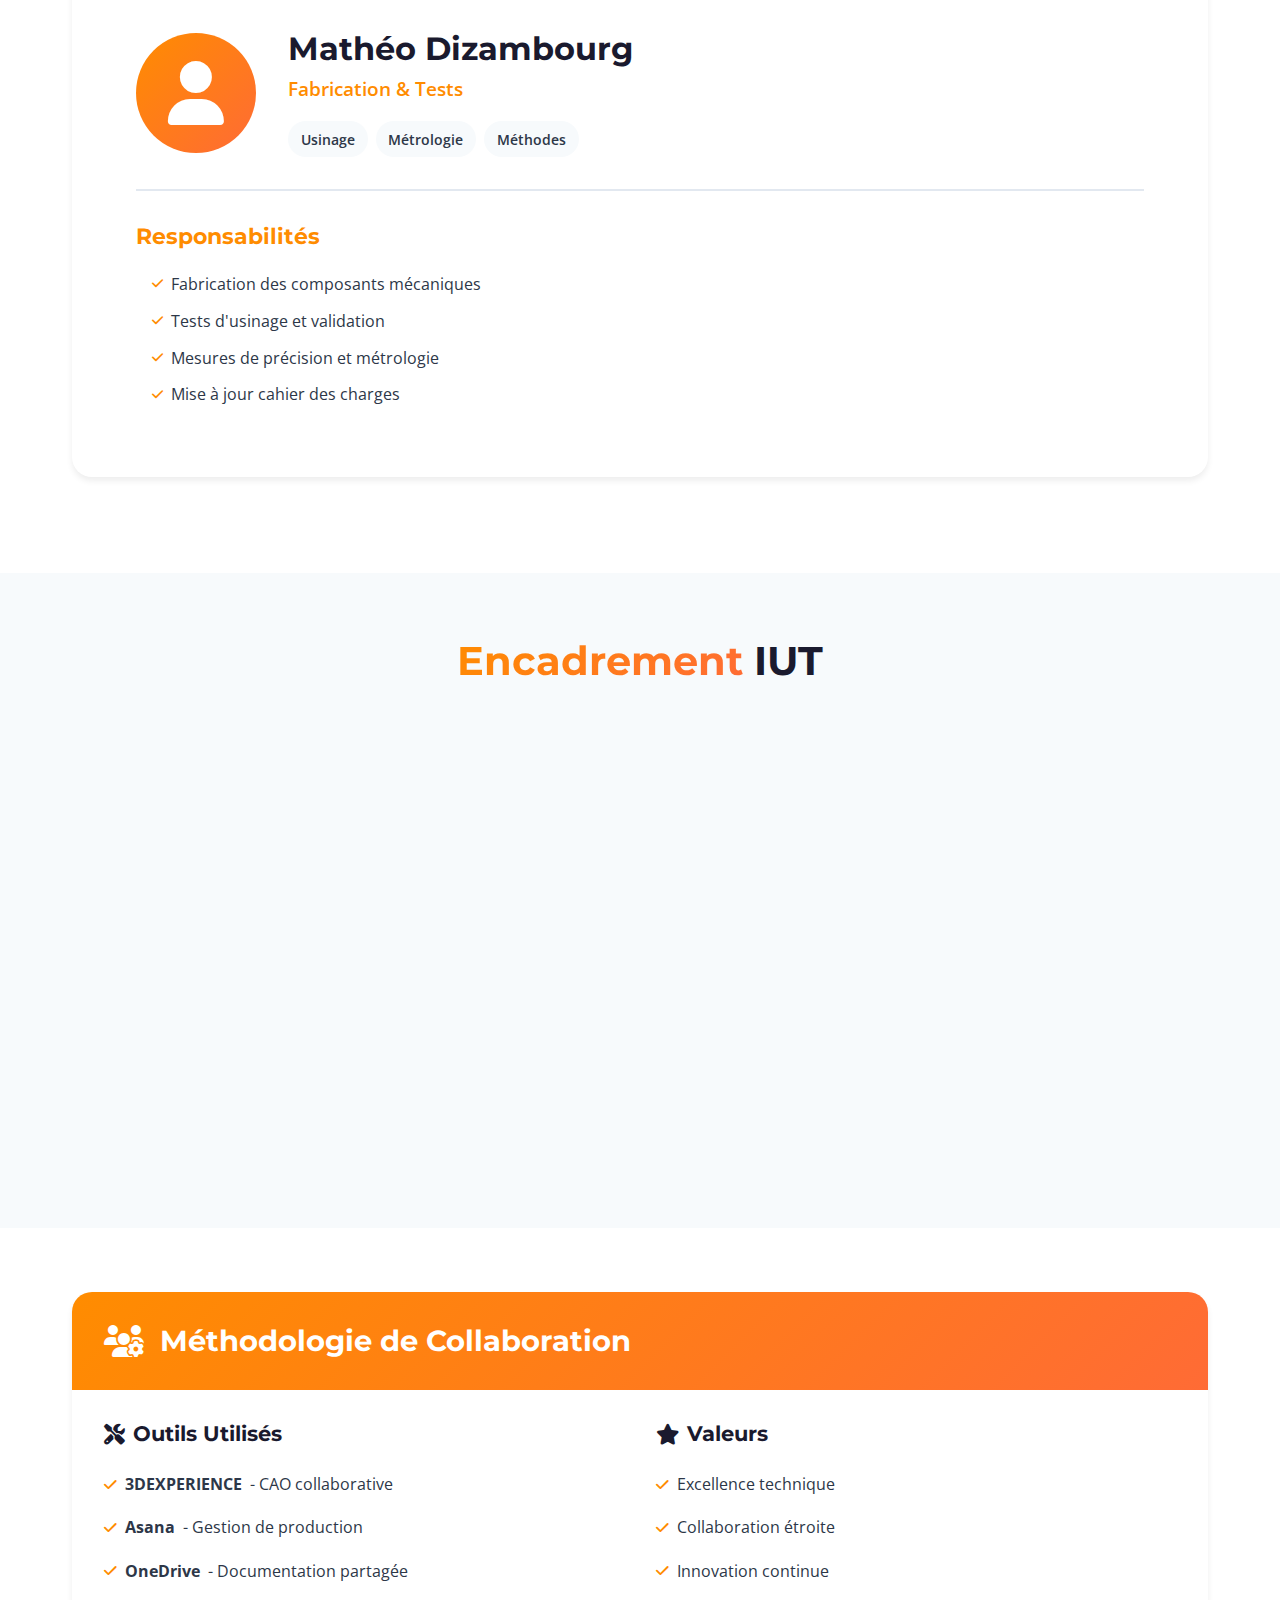
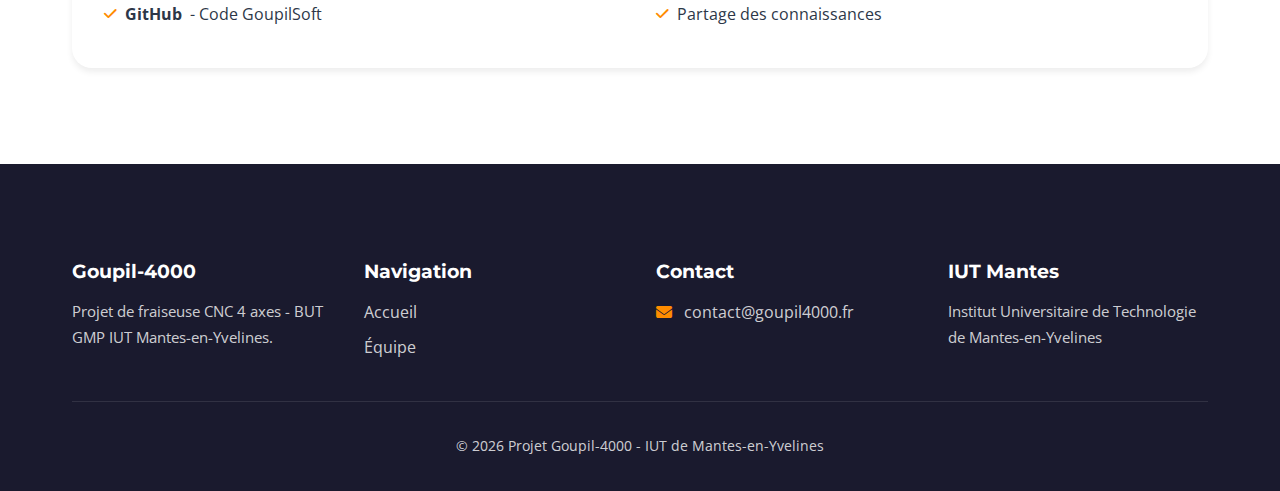
<file: equipe.html>
<!DOCTYPE html>
<html lang="fr">
<head>
    <meta charset="UTF-8">
    <meta name="viewport" content="width=device-width, initial-scale=1.0">
    <title>L'Équipe | Goupil-4000</title>
    <link rel="stylesheet" href="css/style.css">
    <link rel="stylesheet" href="css/pages.css">
    <link rel="stylesheet" href="https://cdnjs.cloudflare.com/ajax/libs/font-awesome/6.4.0/css/all.min.css">
    <link href="https://fonts.googleapis.com/css2?family=Montserrat:wght@400;600;700;800&family=Open+Sans:wght@300;400;600&display=swap" rel="stylesheet">
</head>
<body>
    <nav class="navbar" id="navbar">
        <div class="container">
            <div class="nav-brand"><div class="logo-placeholder"><span class="logo-text">GOUPIL-4000</span></div></div>
            <button class="nav-toggle" id="navToggle"><span></span><span></span><span></span></button>
            <ul class="nav-menu" id="navMenu">
                <li><a href="index.html">Accueil</a></li>
                <li><a href="specifications.html">Spécifications</a></li>
                <li><a href="conception.html">Conception</a></li>
                <li><a href="galerie.html">Galerie</a></li>
                <li><a href="goupilsoft.html">GoupilSoft</a></li>
                <li><a href="documentation.html">Documentation</a></li>
                <li><a href="equipe.html" class="active">Équipe</a></li>
            </ul>
        </div>
    </nav>

    <section class="page-header">
        <div class="container">
            <h1>L'<span class="gradient-text">Équipe</span></h1>
            <p>Les étudiants derrière le projet Goupil-4000</p>
        </div>
    </section>

    <section class="content-section">
        <div class="container">
            <div class="team-profile-card">
                <div class="profile-header">
                    <div class="profile-avatar"><i class="fas fa-user"></i></div>
                    <div class="profile-info">
                        <h2>Sacha Ruffino</h2>
                        <div class="profile-role">Chef de Projet & Concepteur Mécanique</div>
                        <div class="profile-tags">
                            <span class="profile-tag">CAO</span>
                            <span class="profile-tag">FEM</span>
                            <span class="profile-tag">Gestion Projet</span>
                            <span class="profile-tag">3DEXPERIENCE</span>
                        </div>
                    </div>
                </div>
                <div class="profile-section">
                    <h3>Responsabilités</h3>
                    <ul>
                        <li><i class="fas fa-check"></i> Coordination générale du projet</li>
                        <li><i class="fas fa-check"></i> Modélisation 3D (CATIA V5, 3DEXPERIENCE)</li>
                        <li><i class="fas fa-check"></i> Simulations FEM et optimisation topologique</li>
                        <li><i class="fas fa-check"></i> Cotation fonctionnelle ISO</li>
                    </ul>
                </div>
                <div class="profile-section">
                    <h3>Expérience</h3>
                    <p>Alternant Concepteur Mécanique chez ArianeGroup (bureau d'intégration moteur lanceurs). Spécialiste CAO avec maîtrise de CATIA V5 et 3DEXPERIENCE.</p>
                </div>
            </div>

            <div class="team-profile-card">
                <div class="profile-header">
                    <div class="profile-avatar"><i class="fas fa-user"></i></div>
                    <div class="profile-info">
                        <h2>Kylian Michaud</h2>
                        <div class="profile-role">Métrologie & Conception Broche</div>
                        <div class="profile-tags">
                            <span class="profile-tag">Métrologie</span>
                            <span class="profile-tag">Conception Broche</span>
                            <span class="profile-tag">Contrôle Qualité</span>
                        </div>
                    </div>
                </div>
                <div class="profile-section">
                    <h3>Responsabilités</h3>
                    <ul>
                        <li><i class="fas fa-check"></i> Métrologie et mesures de précision</li>
                        <li><i class="fas fa-check"></i> Conception des systèmes de broche</li>
                        <li><i class="fas fa-check"></i> Validation et contrôle qualité</li>
                        <li><i class="fas fa-check"></i> Tests de précision et répétabilité</li>
                    </ul>
                </div>
            </div>

            <div class="team-profile-card">
                <div class="profile-header">
                    <div class="profile-avatar"><i class="fas fa-user"></i></div>
                    <div class="profile-info">
                        <h2>Mathéo Dizambourg</h2>
                        <div class="profile-role">Fabrication & Tests</div>
                        <div class="profile-tags">
                            <span class="profile-tag">Usinage</span>
                            <span class="profile-tag">Métrologie</span>
                            <span class="profile-tag">Méthodes</span>
                        </div>
                    </div>
                </div>
                <div class="profile-section">
                    <h3>Responsabilités</h3>
                    <ul>
                        <li><i class="fas fa-check"></i> Fabrication des composants mécaniques</li>
                        <li><i class="fas fa-check"></i> Tests d'usinage et validation</li>
                        <li><i class="fas fa-check"></i> Mesures de précision et métrologie</li>
                        <li><i class="fas fa-check"></i> Mise à jour cahier des charges</li>
                    </ul>
                </div>
            </div>
        </div>
    </section>

    <section class="content-section bg-light">
        <div class="container">
            <div class="section-header">
                <h2><span class="gradient-text">Encadrement</span> IUT</h2>
            </div>
            <div class="team-grid">
                <div class="team-card">
                    <div class="team-avatar"><i class="fas fa-user-tie"></i></div>
                    <h3>Mme Chevrot</h3>
                    <div class="team-role">Tutrice Pédagogique</div>
                    <p>Encadrement technique et suivi du projet</p>
                </div>
                <div class="team-card">
                    <div class="team-avatar"><i class="fas fa-user-tie"></i></div>
                    <h3>M. Brossard</h3>
                    <div class="team-role">Tuteur Pédagogique</div>
                    <p>Support méthodologique et validation</p>
                </div>
                <div class="team-card">
                    <div class="team-avatar"><i class="fas fa-user-tie"></i></div>
                    <h3>M. Acher</h3>
                    <div class="team-role">Tuteur Pédagogique</div>
                    <p>Expertise technique et accompagnement</p>
                </div>
            </div>
        </div>
    </section>

    <section class="content-section">
        <div class="container">
            <div class="content-card">
                <div class="card-header">
                    <i class="fas fa-users-cog"></i>
                    <h2>Méthodologie de Collaboration</h2>
                </div>
                <div class="card-body">
                    <div class="two-column">
                        <div class="column">
                            <h3><i class="fas fa-tools"></i> Outils Utilisés</h3>
                            <ul class="feature-list">
                                <li><i class="fas fa-check"></i> <strong>3DEXPERIENCE</strong> - CAO collaborative</li>
                                <li><i class="fas fa-check"></i> <strong>Asana</strong> - Gestion de production</li>
                                <li><i class="fas fa-check"></i> <strong>OneDrive</strong> - Documentation partagée</li>
                                <li><i class="fas fa-check"></i> <strong>GitHub</strong> - Code GoupilSoft</li>
                            </ul>
                        </div>
                        <div class="column">
                            <h3><i class="fas fa-star"></i> Valeurs</h3>
                            <ul class="feature-list">
                                <li><i class="fas fa-check"></i> Excellence technique</li>
                                <li><i class="fas fa-check"></i> Collaboration étroite</li>
                                <li><i class="fas fa-check"></i> Innovation continue</li>
                                <li><i class="fas fa-check"></i> Partage des connaissances</li>
                            </ul>
                        </div>
                    </div>
                </div>
            </div>
        </div>
    </section>

    <footer class="footer">
        <div class="container">
            <div class="footer-content">
                <div class="footer-section">
                    <h3>Goupil-4000</h3>
                    <p>Projet de fraiseuse CNC 4 axes - BUT GMP IUT Mantes-en-Yvelines.</p>
                </div>
                <div class="footer-section">
                    <h3>Navigation</h3>
                    <ul>
                        <li><a href="index.html">Accueil</a></li>
                        <li><a href="equipe.html">Équipe</a></li>
                    </ul>
                </div>
                <div class="footer-section">
                    <h3>Contact</h3>
                    <ul class="footer-contact">
                        <li><i class="fas fa-envelope"></i> <a href="mailto:contact@goupil4000.fr">contact@goupil4000.fr</a></li>
                    </ul>
                </div>
                <div class="footer-section">
                    <h3>IUT Mantes</h3>
                    <p>Institut Universitaire de Technologie de Mantes-en-Yvelines</p>
                </div>
            </div>
            <div class="footer-bottom">
                <p>&copy; 2026 Projet Goupil-4000 - IUT de Mantes-en-Yvelines</p>
            </div>
        </div>
    </footer>

    <script src="js/main.js"></script>
</body>
</html>
</file>
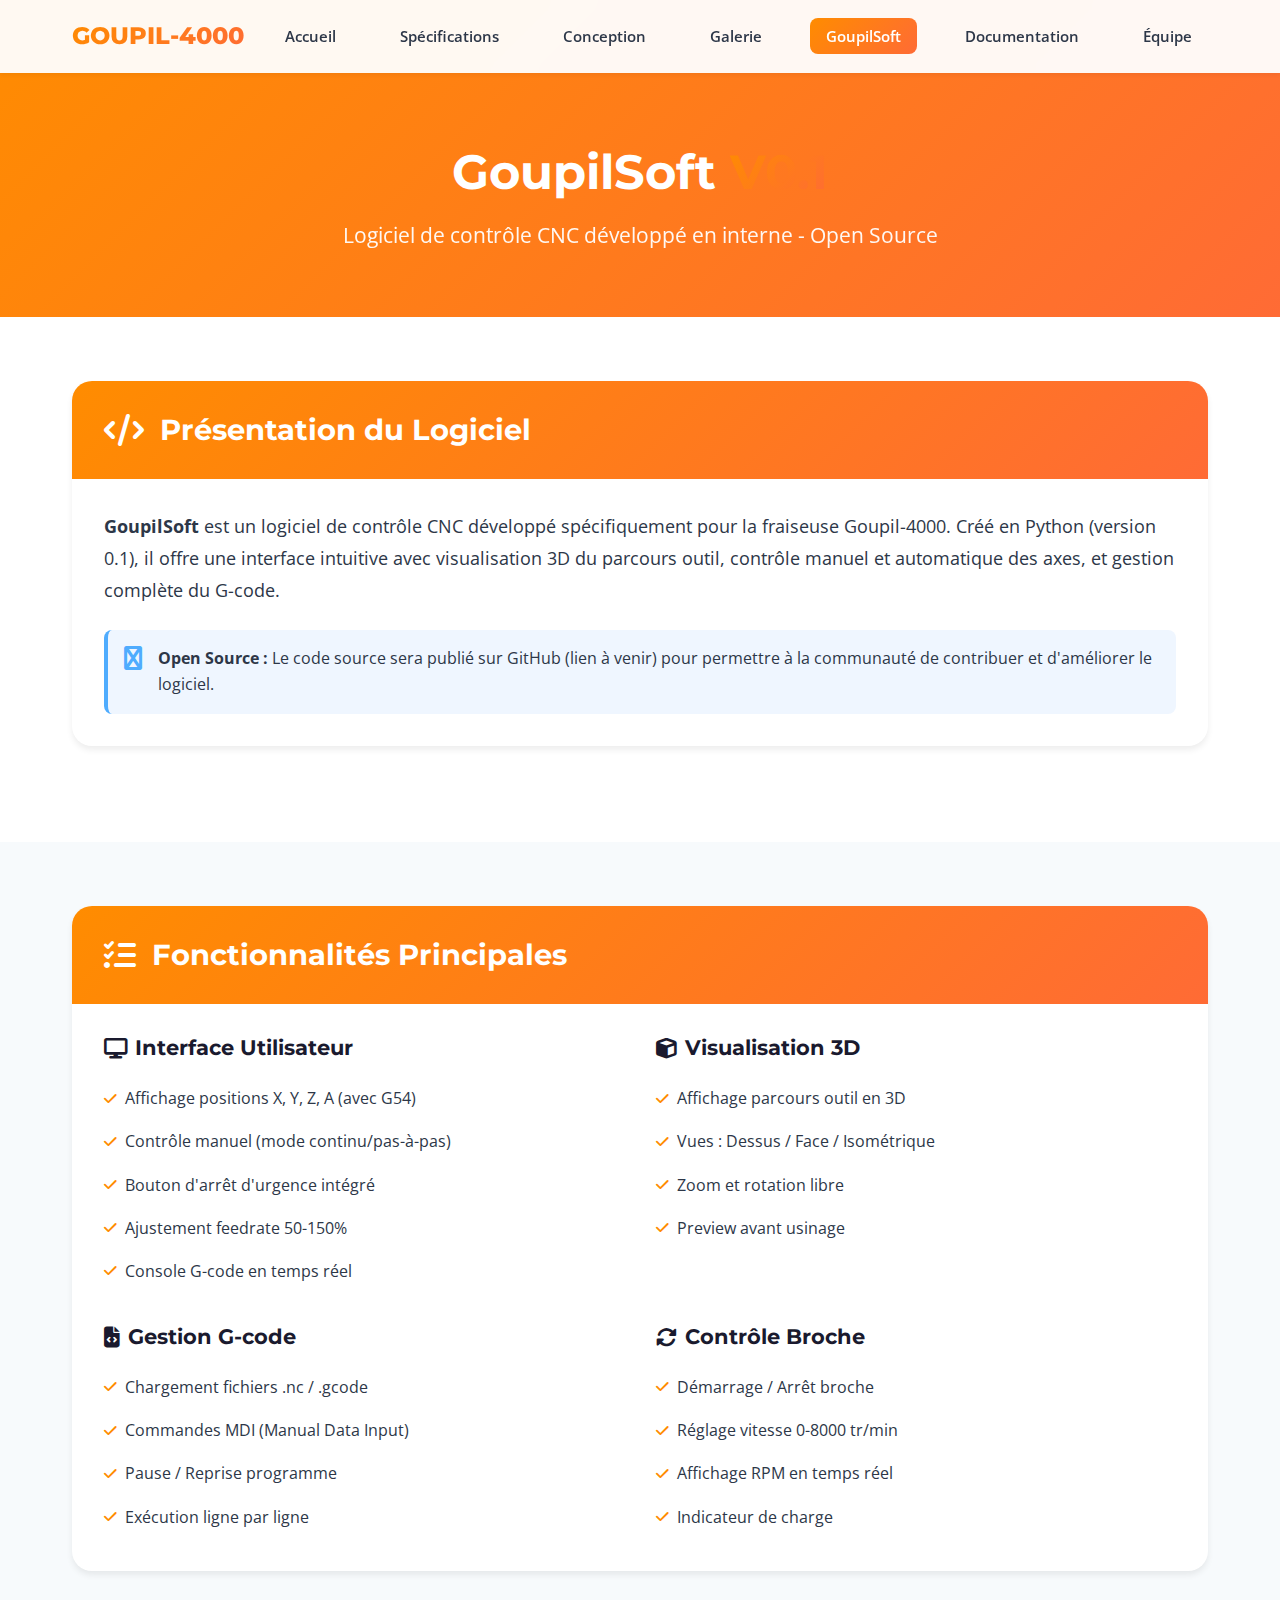
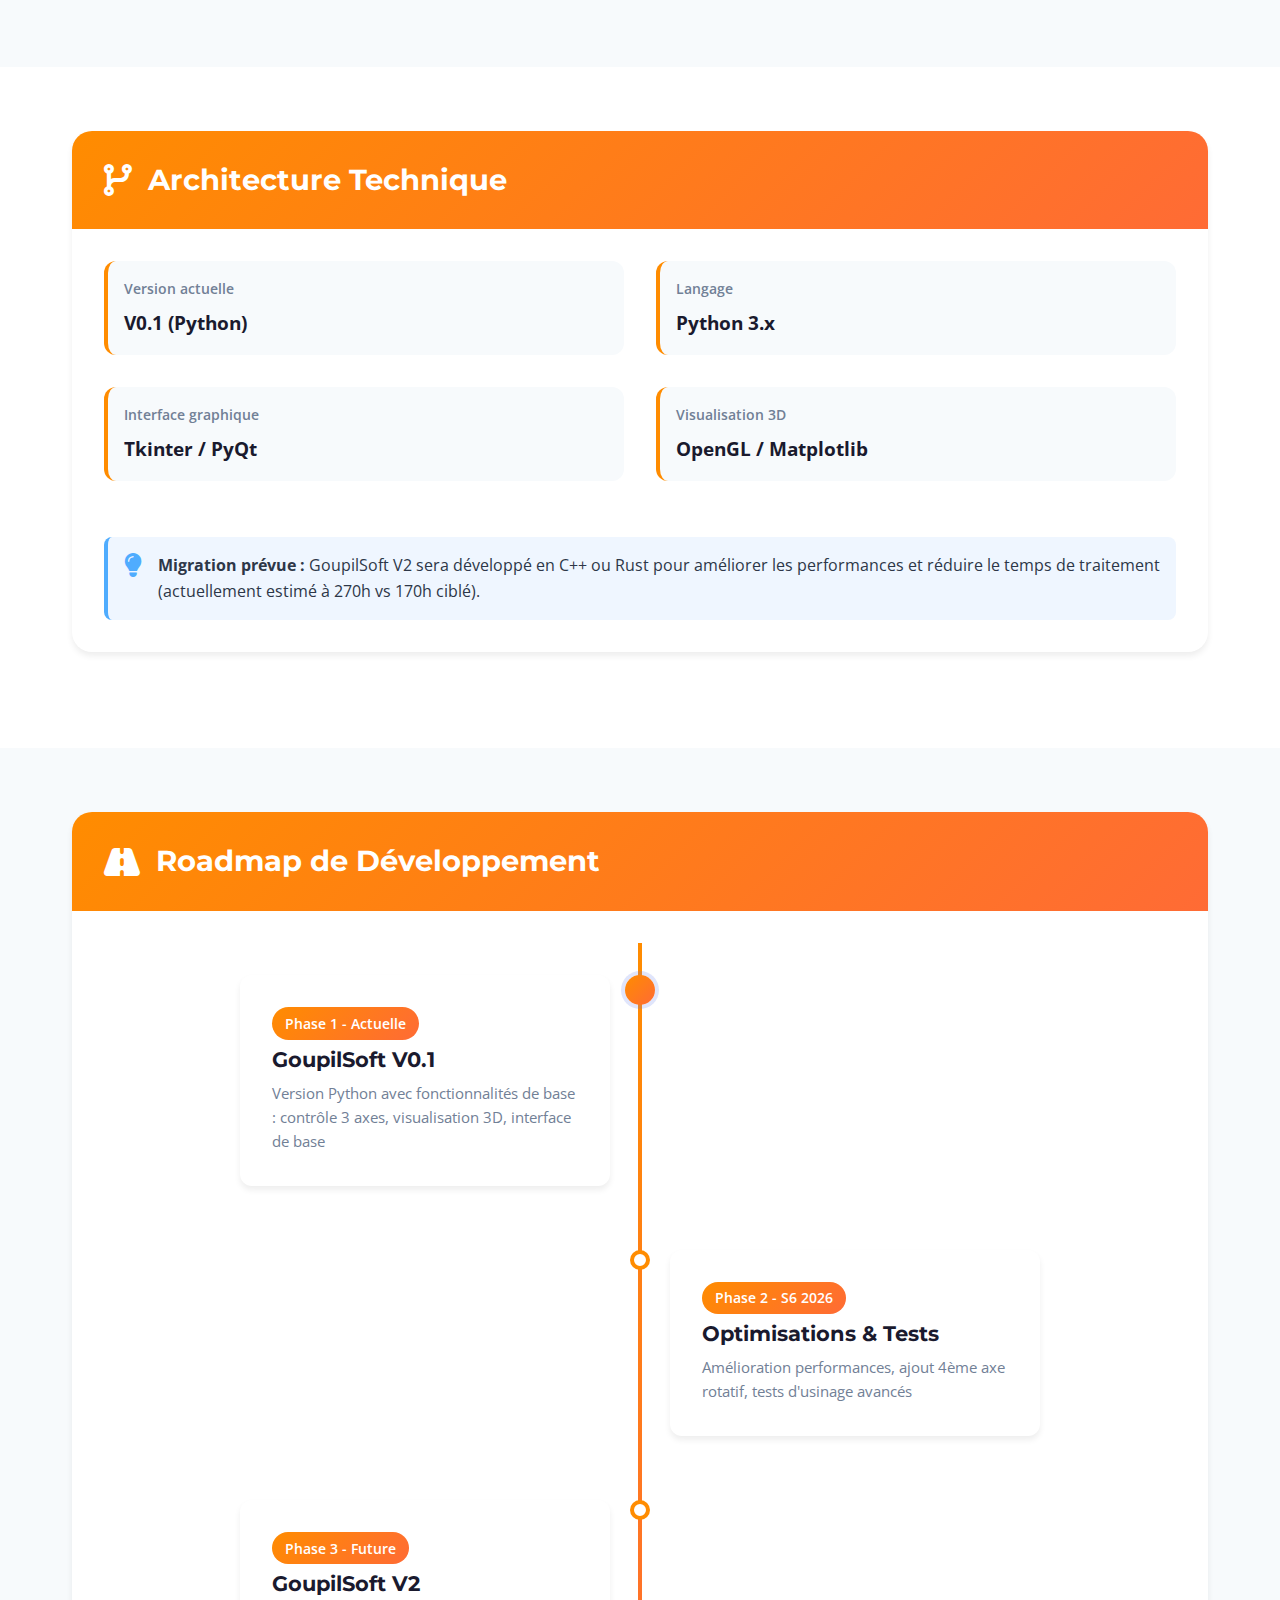
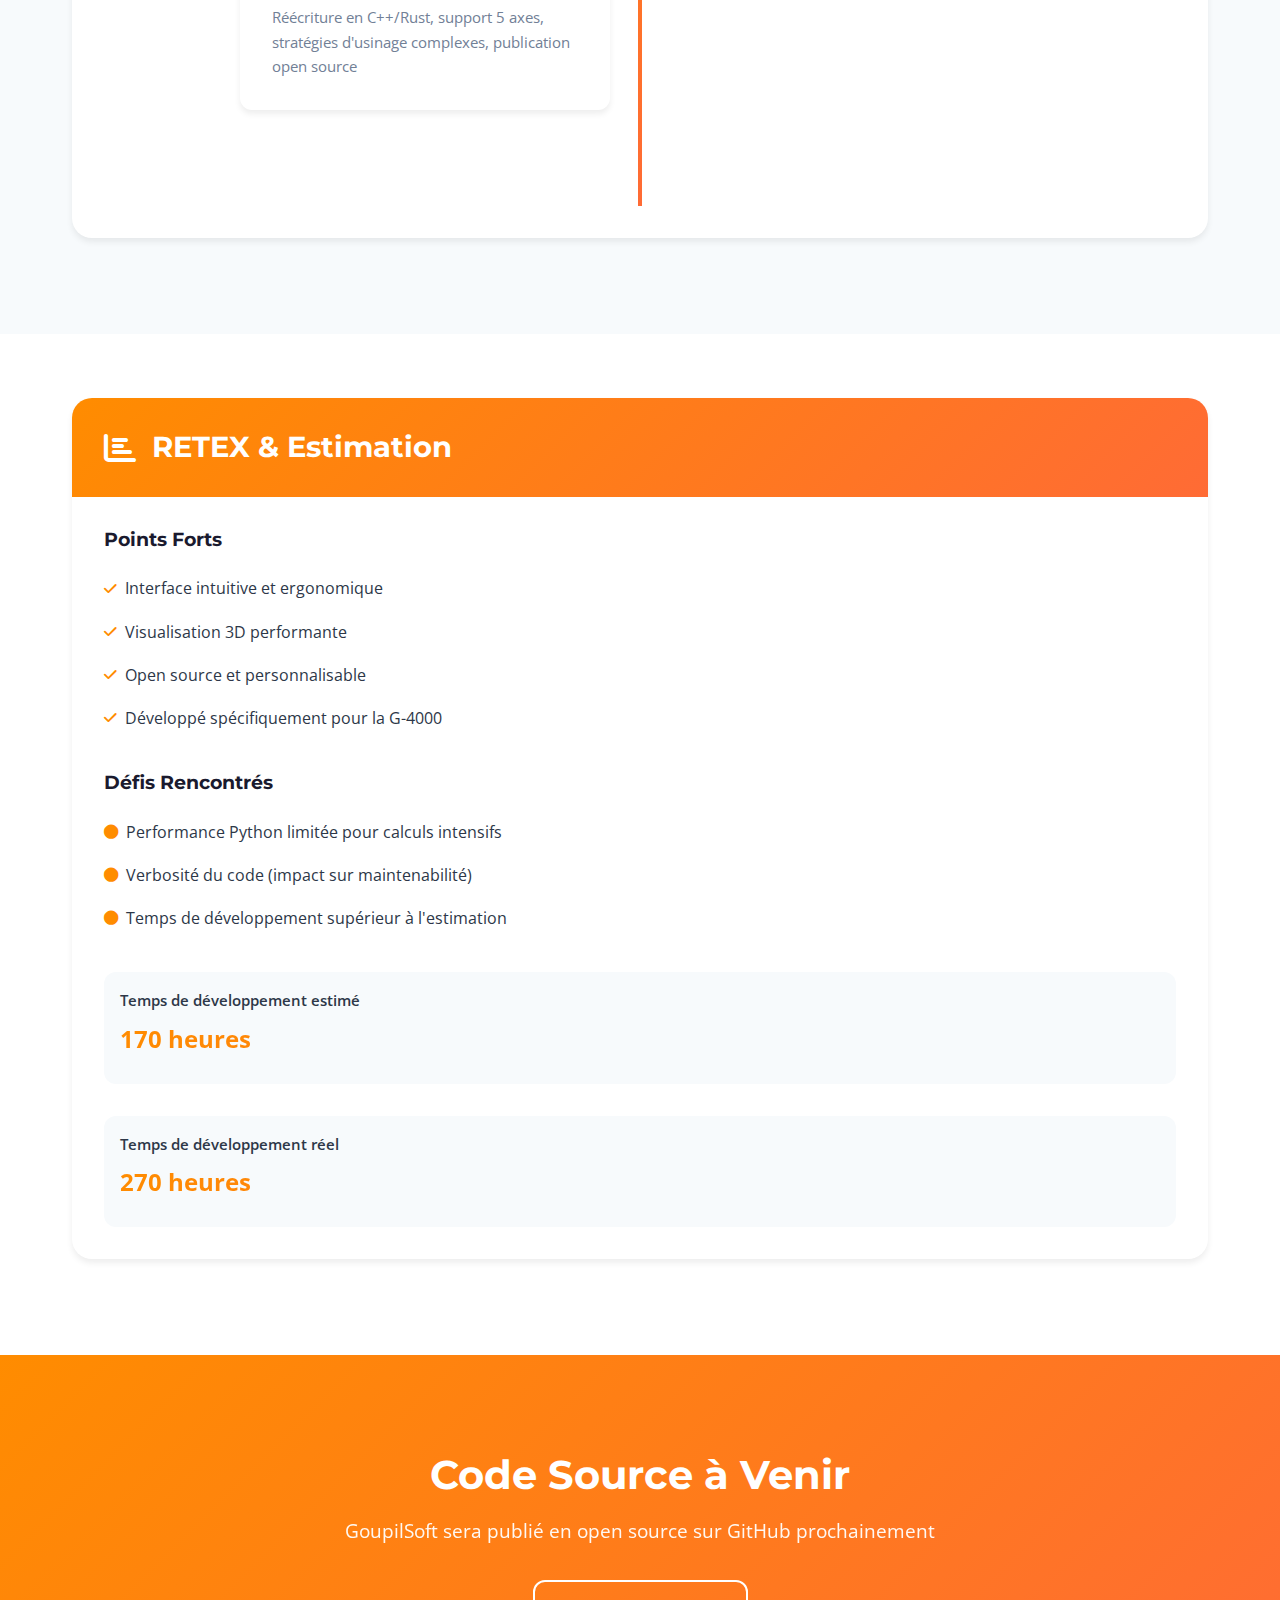
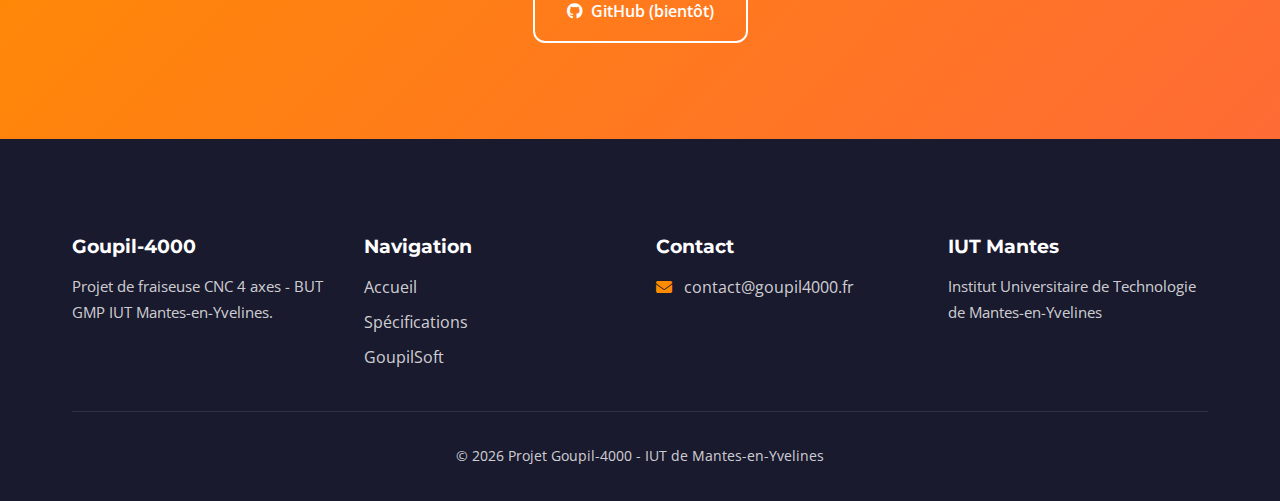
<file: goupilsoft.html>
<!DOCTYPE html>
<html lang="fr">
<head>
    <meta charset="UTF-8">
    <meta name="viewport" content="width=device-width, initial-scale=1.0">
    <title>GoupilSoft | Logiciel CNC Open Source</title>
    <link rel="stylesheet" href="css/style.css">
    <link rel="stylesheet" href="css/pages.css">
    <link rel="stylesheet" href="https://cdnjs.cloudflare.com/ajax/libs/font-awesome/6.4.0/css/all.min.css">
    <link href="https://fonts.googleapis.com/css2?family=Montserrat:wght@400;600;700;800&family=Open+Sans:wght@300;400;600&display=swap" rel="stylesheet">
</head>
<body>
    <nav class="navbar" id="navbar">
        <div class="container">
            <div class="nav-brand"><div class="logo-placeholder"><span class="logo-text">GOUPIL-4000</span></div></div>
            <button class="nav-toggle" id="navToggle"><span></span><span></span><span></span></button>
            <ul class="nav-menu" id="navMenu">
                <li><a href="index.html">Accueil</a></li>
                <li><a href="specifications.html">Spécifications</a></li>
                <li><a href="conception.html">Conception</a></li>
                <li><a href="galerie.html">Galerie</a></li>
                <li><a href="goupilsoft.html" class="active">GoupilSoft</a></li>
                <li><a href="documentation.html">Documentation</a></li>
                <li><a href="equipe.html">Équipe</a></li>
            </ul>
        </div>
    </nav>

    <section class="page-header">
        <div class="container">
            <h1>GoupilSoft <span class="gradient-text">V0.1</span></h1>
            <p>Logiciel de contrôle CNC développé en interne - Open Source</p>
        </div>
    </section>

    <section class="content-section">
        <div class="container">
            <div class="content-card">
                <div class="card-header">
                    <i class="fas fa-code"></i>
                    <h2>Présentation du Logiciel</h2>
                </div>
                <div class="card-body">
                    <p style="font-size: 1.1rem; line-height: 1.8; margin-bottom: 1.5rem;">
                        <strong>GoupilSoft</strong> est un logiciel de contrôle CNC développé spécifiquement pour la fraiseuse Goupil-4000. 
                        Créé en Python (version 0.1), il offre une interface intuitive avec visualisation 3D du parcours outil, 
                        contrôle manuel et automatique des axes, et gestion complète du G-code.
                    </p>
                    <div class="spec-info-box">
                        <i class="fas fa-github"></i>
                        <p><strong>Open Source :</strong> Le code source sera publié sur GitHub (lien à venir) pour permettre 
                        à la communauté de contribuer et d'améliorer le logiciel.</p>
                    </div>
                </div>
            </div>
        </div>
    </section>

    <section class="content-section bg-light">
        <div class="container">
            <div class="content-card">
                <div class="card-header">
                    <i class="fas fa-list-check"></i>
                    <h2>Fonctionnalités Principales</h2>
                </div>
                <div class="card-body">
                    <div class="two-column">
                        <div class="column">
                            <h3><i class="fas fa-display"></i> Interface Utilisateur</h3>
                            <ul class="feature-list">
                                <li><i class="fas fa-check"></i> Affichage positions X, Y, Z, A (avec G54)</li>
                                <li><i class="fas fa-check"></i> Contrôle manuel (mode continu/pas-à-pas)</li>
                                <li><i class="fas fa-check"></i> Bouton d'arrêt d'urgence intégré</li>
                                <li><i class="fas fa-check"></i> Ajustement feedrate 50-150%</li>
                                <li><i class="fas fa-check"></i> Console G-code en temps réel</li>
                            </ul>
                        </div>
                        <div class="column">
                            <h3><i class="fas fa-cube"></i> Visualisation 3D</h3>
                            <ul class="feature-list">
                                <li><i class="fas fa-check"></i> Affichage parcours outil en 3D</li>
                                <li><i class="fas fa-check"></i> Vues : Dessus / Face / Isométrique</li>
                                <li><i class="fas fa-check"></i> Zoom et rotation libre</li>
                                <li><i class="fas fa-check"></i> Preview avant usinage</li>
                            </ul>
                        </div>
                    </div>
                    <div class="two-column" style="margin-top: 2rem;">
                        <div class="column">
                            <h3><i class="fas fa-file-code"></i> Gestion G-code</h3>
                            <ul class="feature-list">
                                <li><i class="fas fa-check"></i> Chargement fichiers .nc / .gcode</li>
                                <li><i class="fas fa-check"></i> Commandes MDI (Manual Data Input)</li>
                                <li><i class="fas fa-check"></i> Pause / Reprise programme</li>
                                <li><i class="fas fa-check"></i> Exécution ligne par ligne</li>
                            </ul>
                        </div>
                        <div class="column">
                            <h3><i class="fas fa-rotate"></i> Contrôle Broche</h3>
                            <ul class="feature-list">
                                <li><i class="fas fa-check"></i> Démarrage / Arrêt broche</li>
                                <li><i class="fas fa-check"></i> Réglage vitesse 0-8000 tr/min</li>
                                <li><i class="fas fa-check"></i> Affichage RPM en temps réel</li>
                                <li><i class="fas fa-check"></i> Indicateur de charge</li>
                            </ul>
                        </div>
                    </div>
                </div>
            </div>
        </div>
    </section>

    <section class="content-section">
        <div class="container">
            <div class="content-card">
                <div class="card-header">
                    <i class="fas fa-code-branch"></i>
                    <h2>Architecture Technique</h2>
                </div>
                <div class="card-body">
                    <div class="spec-details">
                        <div class="spec-row">
                            <div class="spec-item">
                                <div class="spec-label">Version actuelle</div>
                                <div class="spec-value">V0.1 (Python)</div>
                            </div>
                            <div class="spec-item">
                                <div class="spec-label">Langage</div>
                                <div class="spec-value">Python 3.x</div>
                            </div>
                        </div>
                        <div class="spec-row">
                            <div class="spec-item">
                                <div class="spec-label">Interface graphique</div>
                                <div class="spec-value">Tkinter / PyQt</div>
                            </div>
                            <div class="spec-item">
                                <div class="spec-label">Visualisation 3D</div>
                                <div class="spec-value">OpenGL / Matplotlib</div>
                            </div>
                        </div>
                        <div class="spec-info-box" style="margin-top: 1.5rem;">
                            <i class="fas fa-lightbulb"></i>
                            <p><strong>Migration prévue :</strong> GoupilSoft V2 sera développé en C++ ou Rust pour améliorer 
                            les performances et réduire le temps de traitement (actuellement estimé à 270h vs 170h ciblé).</p>
                        </div>
                    </div>
                </div>
            </div>
        </div>
    </section>

    <section class="content-section bg-light">
        <div class="container">
            <div class="content-card">
                <div class="card-header">
                    <i class="fas fa-road"></i>
                    <h2>Roadmap de Développement</h2>
                </div>
                <div class="card-body">
                    <div class="timeline">
                        <div class="timeline-item active">
                            <div class="timeline-marker"></div>
                            <div class="timeline-content">
                                <div class="timeline-date">Phase 1 - Actuelle</div>
                                <h3>GoupilSoft V0.1</h3>
                                <p>Version Python avec fonctionnalités de base : contrôle 3 axes, visualisation 3D, interface de base</p>
                            </div>
                        </div>
                        <div class="timeline-item">
                            <div class="timeline-marker"></div>
                            <div class="timeline-content">
                                <div class="timeline-date">Phase 2 - S6 2026</div>
                                <h3>Optimisations & Tests</h3>
                                <p>Amélioration performances, ajout 4ème axe rotatif, tests d'usinage avancés</p>
                            </div>
                        </div>
                        <div class="timeline-item">
                            <div class="timeline-marker"></div>
                            <div class="timeline-content">
                                <div class="timeline-date">Phase 3 - Future</div>
                                <h3>GoupilSoft V2</h3>
                                <p>Réécriture en C++/Rust, support 5 axes, stratégies d'usinage complexes, publication open source</p>
                            </div>
                        </div>
                    </div>
                </div>
            </div>
        </div>
    </section>

    <section class="content-section">
        <div class="container">
            <div class="content-card">
                <div class="card-header">
                    <i class="fas fa-chart-bar"></i>
                    <h2>RETEX & Estimation</h2>
                </div>
                <div class="card-body">
                    <h3 style="margin-bottom: 1rem;">Points Forts</h3>
                    <ul class="feature-list" style="margin-bottom: 2rem;">
                        <li><i class="fas fa-check"></i> Interface intuitive et ergonomique</li>
                        <li><i class="fas fa-check"></i> Visualisation 3D performante</li>
                        <li><i class="fas fa-check"></i> Open source et personnalisable</li>
                        <li><i class="fas fa-check"></i> Développé spécifiquement pour la G-4000</li>
                    </ul>
                    
                    <h3 style="margin-bottom: 1rem;">Défis Rencontrés</h3>
                    <ul class="feature-list" style="margin-bottom: 2rem;">
                        <li><i class="fas fa-circle"></i> Performance Python limitée pour calculs intensifs</li>
                        <li><i class="fas fa-circle"></i> Verbosité du code (impact sur maintenabilité)</li>
                        <li><i class="fas fa-circle"></i> Temps de développement supérieur à l'estimation</li>
                    </ul>
                    
                    <div class="performance-grid">
                        <div class="performance-item">
                            <div class="perf-label">Temps de développement estimé</div>
                            <div class="perf-value">170 heures</div>
                        </div>
                        <div class="performance-item">
                            <div class="perf-label">Temps de développement réel</div>
                            <div class="perf-value" style="color: #f59e0b;">270 heures</div>
                        </div>
                    </div>
                </div>
            </div>
        </div>
    </section>

    <section class="cta-section">
        <div class="container">
            <div class="cta-content">
                <h2>Code Source à Venir</h2>
                <p>GoupilSoft sera publié en open source sur GitHub prochainement</p>
                <a href="#" class="btn btn-outline-white"><i class="fab fa-github"></i> GitHub (bientôt)</a>
            </div>
        </div>
    </section>

    <footer class="footer">
        <div class="container">
            <div class="footer-content">
                <div class="footer-section">
                    <h3>Goupil-4000</h3>
                    <p>Projet de fraiseuse CNC 4 axes - BUT GMP IUT Mantes-en-Yvelines.</p>
                </div>
                <div class="footer-section">
                    <h3>Navigation</h3>
                    <ul>
                        <li><a href="index.html">Accueil</a></li>
                        <li><a href="specifications.html">Spécifications</a></li>
                        <li><a href="goupilsoft.html">GoupilSoft</a></li>
                    </ul>
                </div>
                <div class="footer-section">
                    <h3>Contact</h3>
                    <ul class="footer-contact">
                        <li><i class="fas fa-envelope"></i> <a href="mailto:contact@goupil4000.fr">contact@goupil4000.fr</a></li>
                    </ul>
                </div>
                <div class="footer-section">
                    <h3>IUT Mantes</h3>
                    <p>Institut Universitaire de Technologie de Mantes-en-Yvelines</p>
                </div>
            </div>
            <div class="footer-bottom">
                <p>&copy; 2026 Projet Goupil-4000 - IUT de Mantes-en-Yvelines</p>
            </div>
        </div>
    </footer>

    <script src="js/main.js"></script>
</body>
</html>
</file>
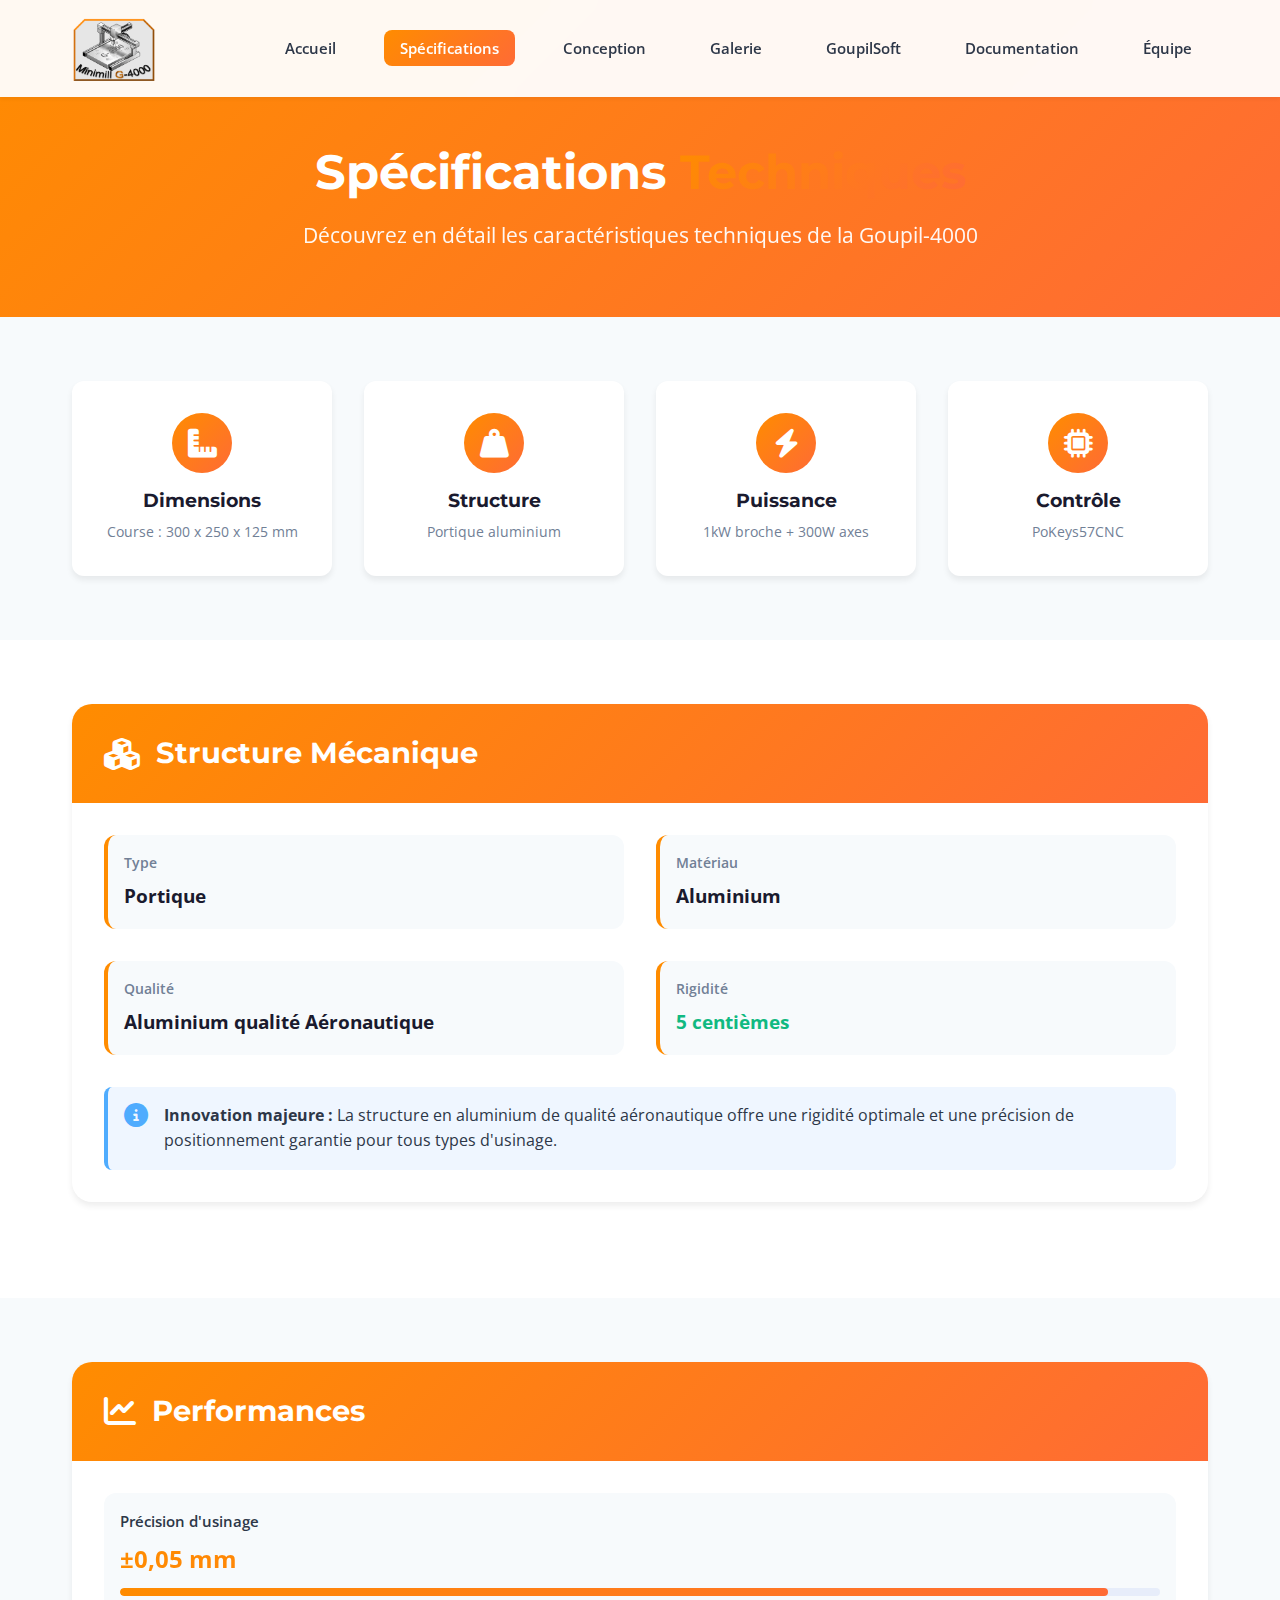
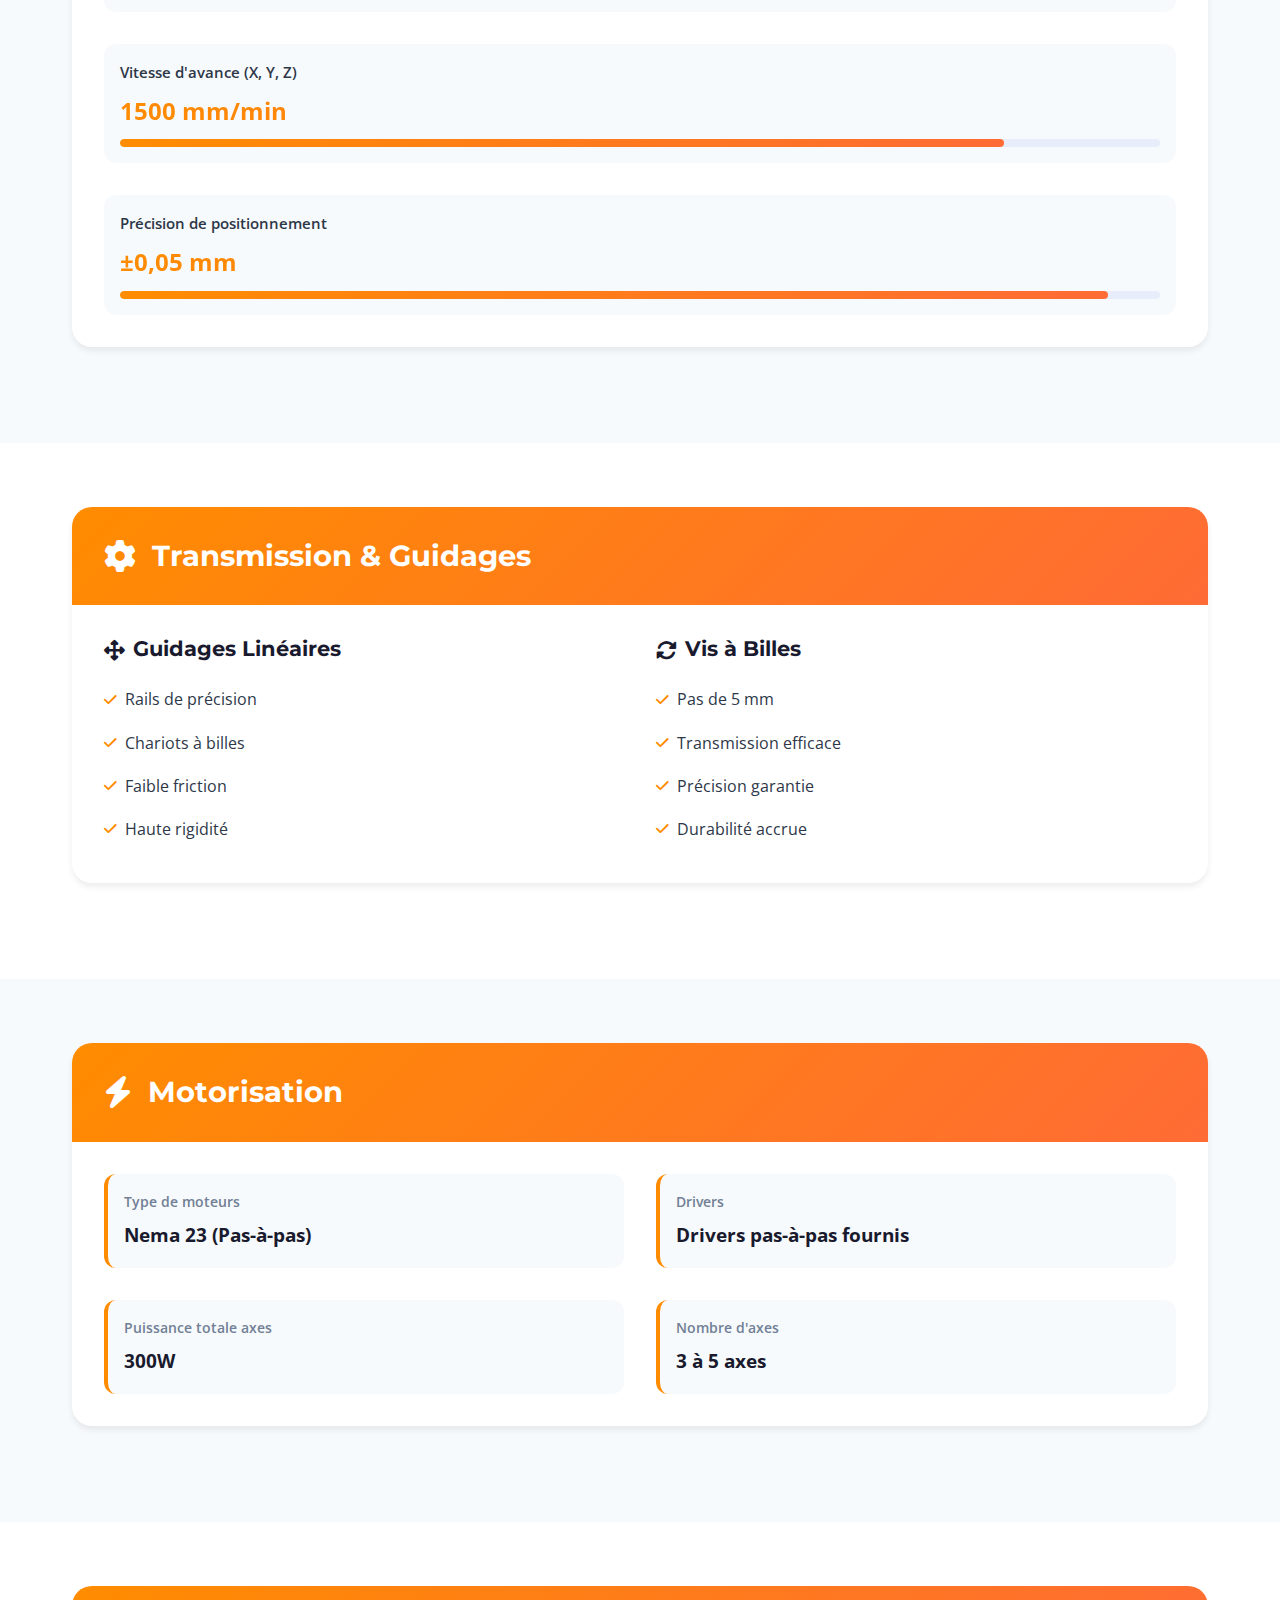
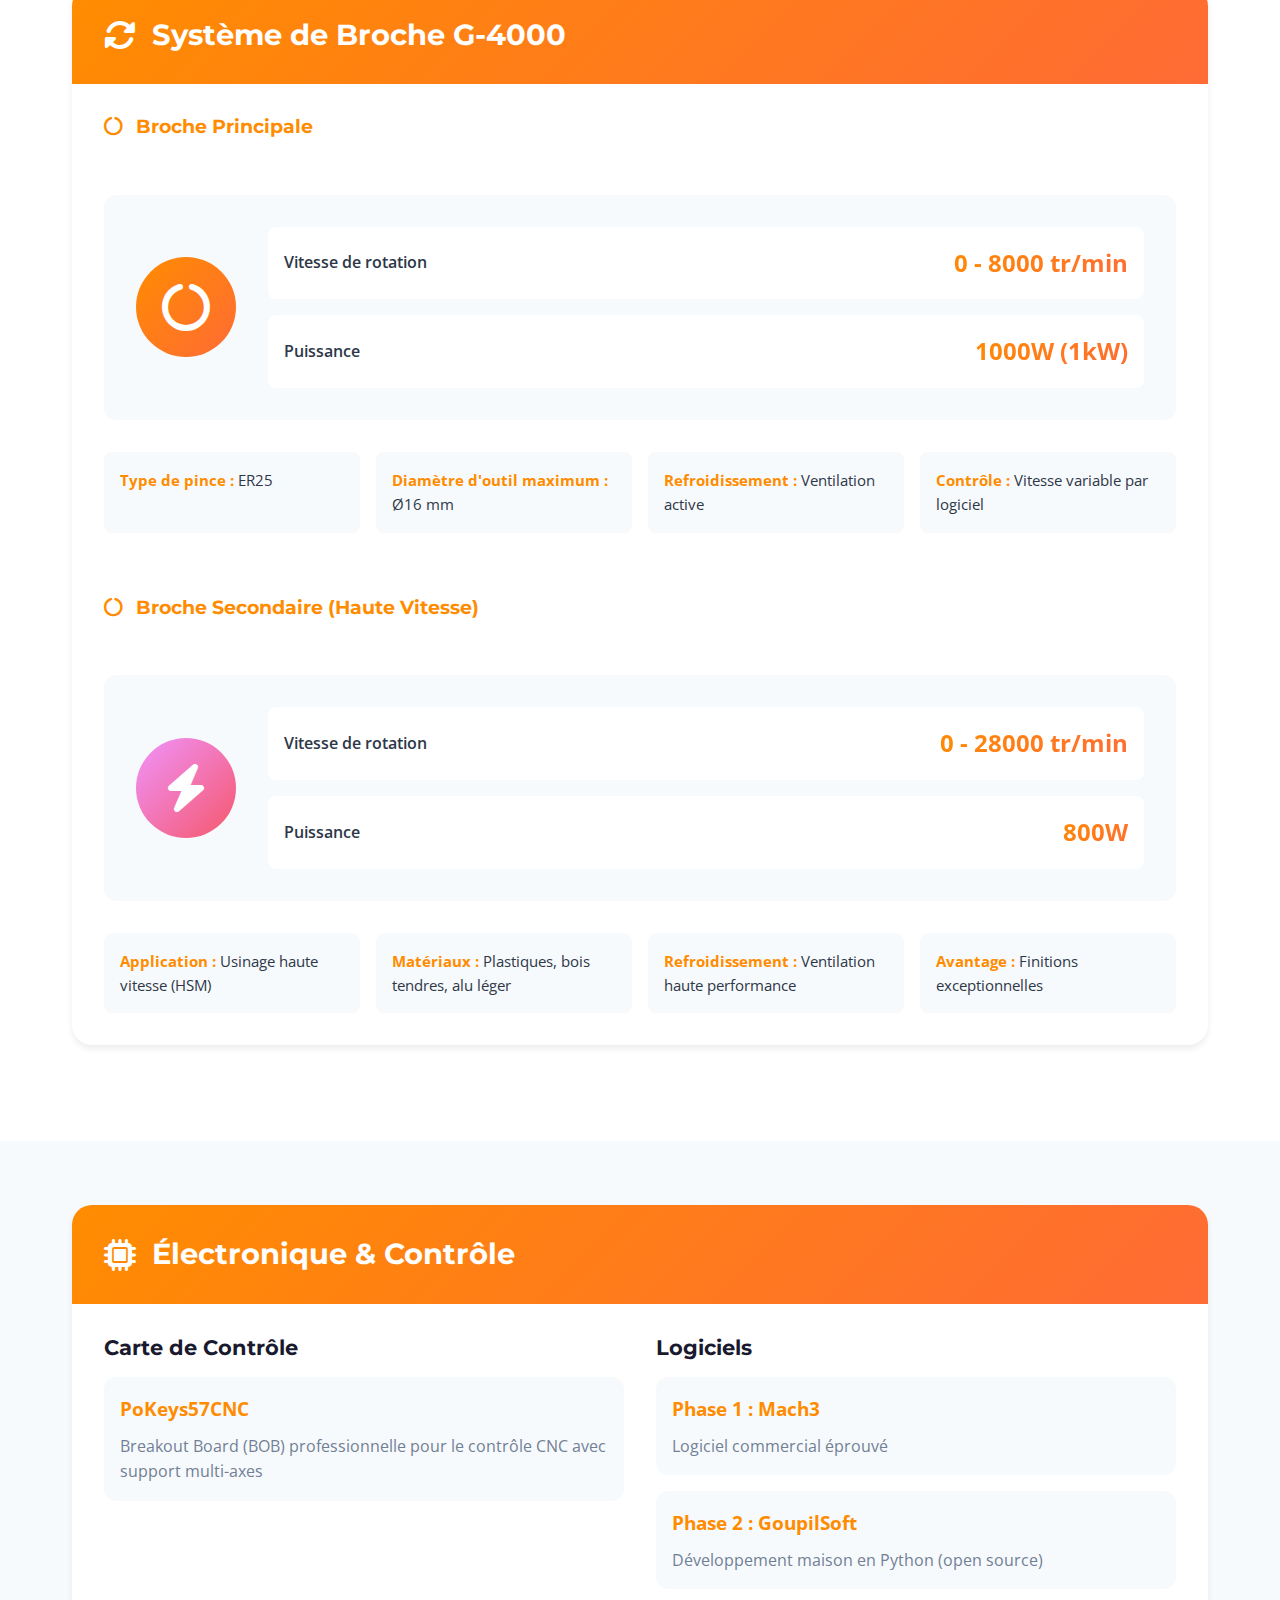
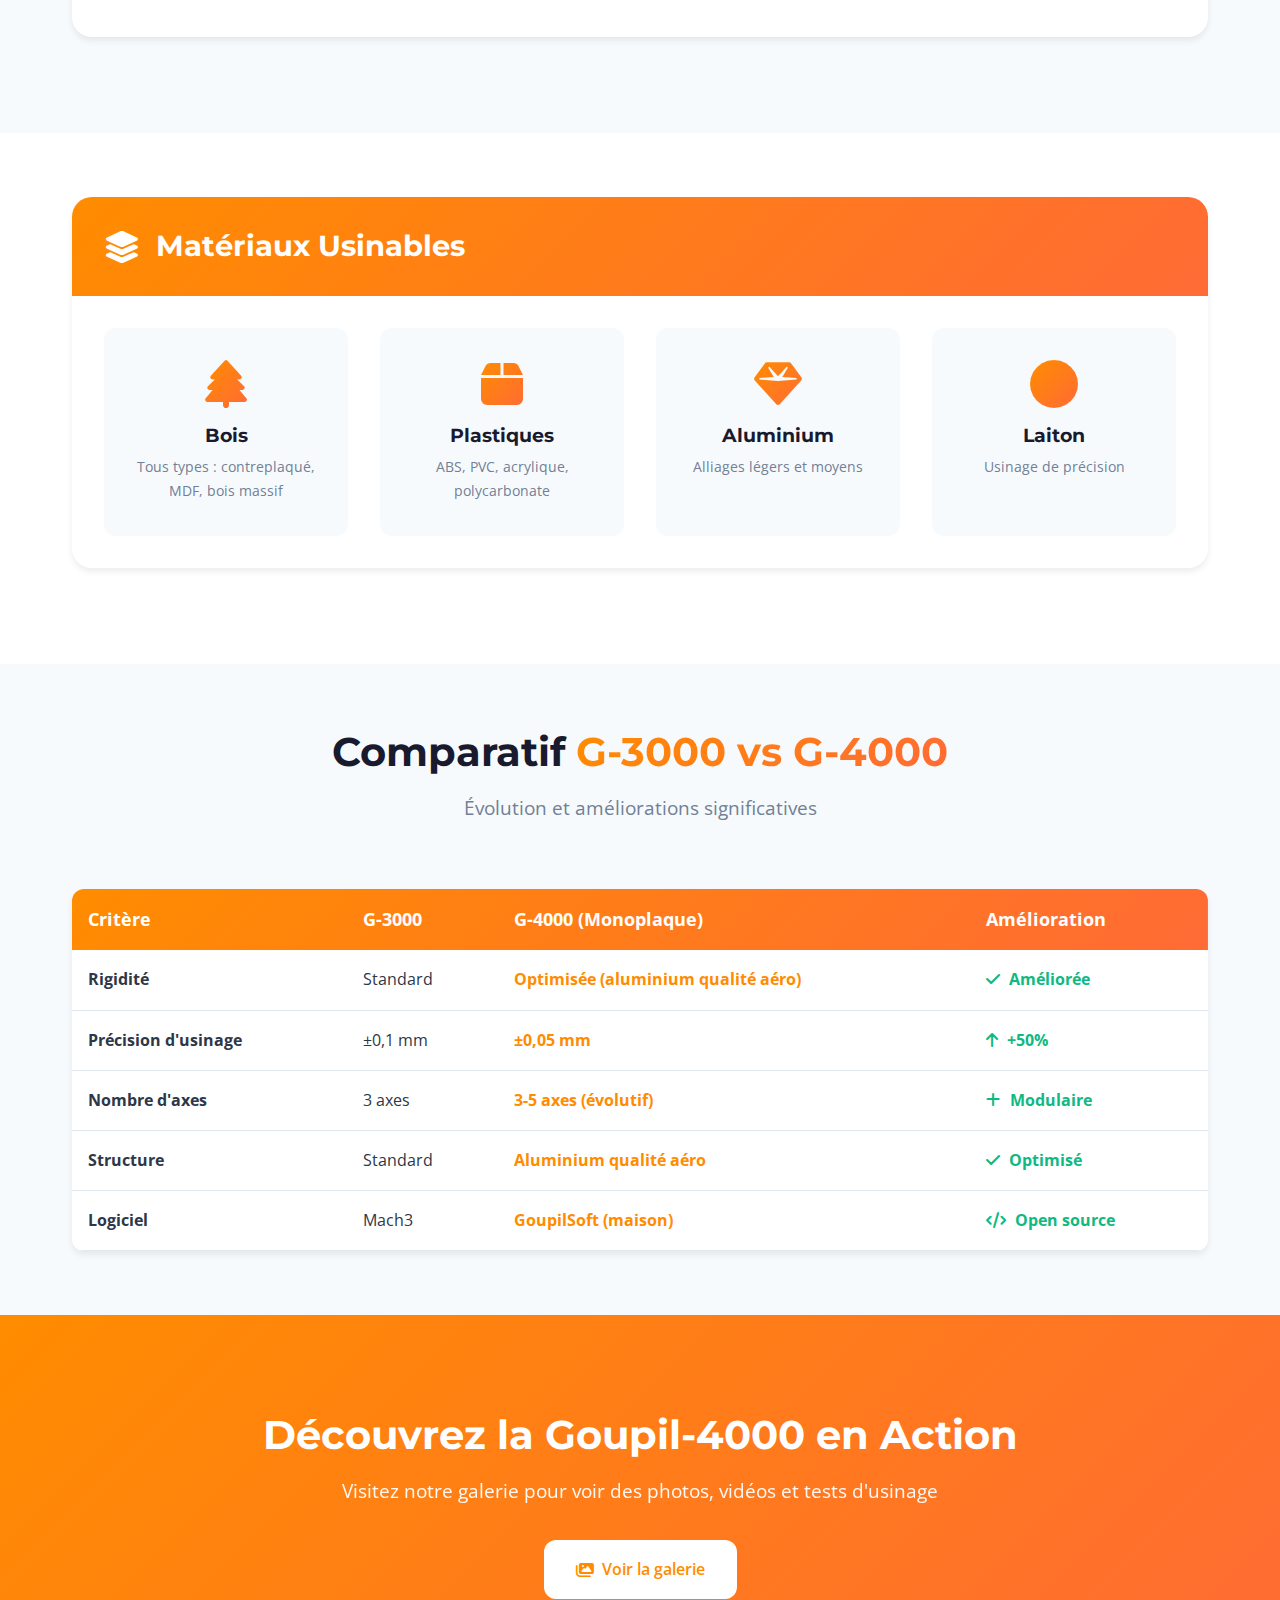
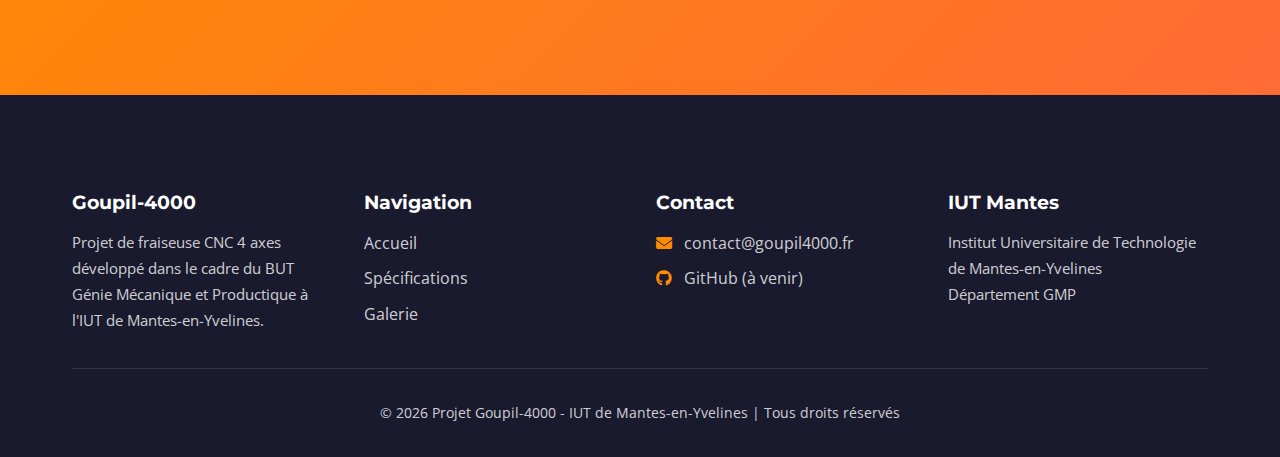
<file: specifications.html>
<!DOCTYPE html>
<html lang="fr">
<head>
    <meta charset="UTF-8">
    <meta name="viewport" content="width=device-width, initial-scale=1.0">
    <meta name="description" content="Spécifications techniques détaillées de la fraiseuse CNC Goupil-4000 : structure, motorisation, broche, électronique et performances.">
    <title>Spécifications Techniques | Goupil-4000</title>
    <link rel="stylesheet" href="css/style.css">
    <link rel="stylesheet" href="css/pages.css">
    <link rel="stylesheet" href="https://cdnjs.cloudflare.com/ajax/libs/font-awesome/6.4.0/css/all.min.css">
    <link href="https://fonts.googleapis.com/css2?family=Montserrat:wght@400;600;700;800&family=Open+Sans:wght@300;400;600&display=swap" rel="stylesheet">
</head>
<body>
    <!-- Navigation -->
    <nav class="navbar" id="navbar">
        <div class="container">
            <div class="nav-brand">
                <a href="index.html">
                    <img src="images/logo-goupil-4000.png" alt="Logo Goupil-4000" style="height: 65px; width: auto;">
                </a>
            </div>
            <button class="nav-toggle" id="navToggle">
                <span></span>
                <span></span>
                <span></span>
            </button>
            <ul class="nav-menu" id="navMenu">
                <li><a href="index.html">Accueil</a></li>
                <li><a href="specifications.html" class="active">Spécifications</a></li>
                <li><a href="en-construction.html">Conception</a></li>
                <li><a href="galerie.html">Galerie</a></li>
                <li><a href="en-construction.html">GoupilSoft</a></li>
                <li><a href="en-construction.html">Documentation</a></li>
                <li><a href="en-construction.html">Équipe</a></li>
            </ul>
        </div>
    </nav>

    <!-- Page Header -->
    <section class="page-header">
        <div class="container">
            <h1>Spécifications <span class="gradient-text">Techniques</span></h1>
            <p>Découvrez en détail les caractéristiques techniques de la Goupil-4000</p>
        </div>
    </section>

    <!-- Specs Overview -->
    <section class="specs-overview">
        <div class="container">
            <div class="specs-grid">
                <div class="spec-box">
                    <div class="spec-icon"><i class="fas fa-ruler-combined"></i></div>
                    <h3>Dimensions</h3>
                    <p>Course : 300 x 250 x 125 mm</p>
                </div>
                <div class="spec-box">
                    <div class="spec-icon"><i class="fas fa-weight-hanging"></i></div>
                    <h3>Structure</h3>
                    <p>Portique aluminium</p>
                </div>
                <div class="spec-box">
                    <div class="spec-icon"><i class="fas fa-bolt"></i></div>
                    <h3>Puissance</h3>
                    <p>1kW broche + 300W axes</p>
                </div>
                <div class="spec-box">
                    <div class="spec-icon"><i class="fas fa-microchip"></i></div>
                    <h3>Contrôle</h3>
                    <p>PoKeys57CNC</p>
                </div>
            </div>
        </div>
    </section>

    <!-- Structure Mécanique -->
    <section class="content-section">
        <div class="container">
            <div class="content-card">
                <div class="card-header">
                    <i class="fas fa-cubes"></i>
                    <h2>Structure Mécanique</h2>
                </div>
                <div class="card-body">
                    <div class="spec-details">
                        <div class="spec-row">
                            <div class="spec-item">
                                <div class="spec-label">Type</div>
                                <div class="spec-value">Portique</div>
                            </div>
                            <div class="spec-item">
                                <div class="spec-label">Matériau</div>
                                <div class="spec-value">Aluminium</div>
                            </div>
                        </div>
                        <div class="spec-row">
                            <div class="spec-item">
                                <div class="spec-label">Qualité</div>
                                <div class="spec-value">Aluminium qualité Aéronautique</div>
                            </div>
                            <div class="spec-item">
                                <div class="spec-label">Rigidité</div>
                                <div class="spec-value highlight-green">5 centièmes</div>
                            </div>
                        </div>
                        <div class="spec-info-box">
                            <i class="fas fa-info-circle"></i>
                            <p><strong>Innovation majeure :</strong> La structure en aluminium de qualité aéronautique offre une rigidité optimale et une précision de positionnement garantie pour tous types d'usinage.</p>
                        </div>
                    </div>
                </div>
            </div>
        </div>
    </section>

    <!-- Performances -->
    <section class="content-section bg-light">
        <div class="container">
            <div class="content-card">
                <div class="card-header">
                    <i class="fas fa-chart-line"></i>
                    <h2>Performances</h2>
                </div>
                <div class="card-body">
                    <div class="performance-grid">
                        <div class="performance-item">
                            <div class="perf-label">Précision d'usinage</div>
                            <div class="perf-value">±0,05 mm</div>
                            <div class="perf-bar">
                                <div class="perf-fill" style="width: 95%"></div>
                            </div>
                        </div>
                        <div class="performance-item">
                            <div class="perf-label">Vitesse d'avance (X, Y, Z)</div>
                            <div class="perf-value">1500 mm/min</div>
                            <div class="perf-bar">
                                <div class="perf-fill" style="width: 85%"></div>
                            </div>
                        </div>
                        <div class="performance-item">
                            <div class="perf-label">Précision de positionnement</div>
                            <div class="perf-value">±0,05 mm</div>
                            <div class="perf-bar">
                                <div class="perf-fill" style="width: 95%"></div>
                            </div>
                        </div>

                    </div>
                </div>
            </div>
        </div>
    </section>

    <!-- Transmission -->
    <section class="content-section">
        <div class="container">
            <div class="content-card">
                <div class="card-header">
                    <i class="fas fa-cog"></i>
                    <h2>Transmission & Guidages</h2>
                </div>
                <div class="card-body">
                    <div class="two-column">
                        <div class="column">
                            <h3><i class="fas fa-arrows-alt"></i> Guidages Linéaires</h3>
                            <ul class="feature-list">
                                <li><i class="fas fa-check"></i> Rails de précision</li>
                                <li><i class="fas fa-check"></i> Chariots à billes</li>
                                <li><i class="fas fa-check"></i> Faible friction</li>
                                <li><i class="fas fa-check"></i> Haute rigidité</li>
                            </ul>
                        </div>
                        <div class="column">
                            <h3><i class="fas fa-sync-alt"></i> Vis à Billes</h3>
                            <ul class="feature-list">
                                <li><i class="fas fa-check"></i> Pas de 5 mm</li>
                                <li><i class="fas fa-check"></i> Transmission efficace</li>
                                <li><i class="fas fa-check"></i> Précision garantie</li>
                                <li><i class="fas fa-check"></i> Durabilité accrue</li>
                            </ul>
                        </div>
                    </div>
                </div>
            </div>
        </div>
    </section>

    <!-- Motorisation -->
    <section class="content-section bg-light">
        <div class="container">
            <div class="content-card">
                <div class="card-header">
                    <i class="fas fa-bolt"></i>
                    <h2>Motorisation</h2>
                </div>
                <div class="card-body">
                    <div class="spec-details">
                        <div class="spec-row">
                            <div class="spec-item">
                                <div class="spec-label">Type de moteurs</div>
                                <div class="spec-value">Nema 23 (Pas-à-pas)</div>
                            </div>
                            <div class="spec-item">
                                <div class="spec-label">Drivers</div>
                                <div class="spec-value">Drivers pas-à-pas fournis</div>
                            </div>
                        </div>
                        <div class="spec-row">
                            <div class="spec-item">
                                <div class="spec-label">Puissance totale axes</div>
                                <div class="spec-value">300W</div>
                            </div>
                            <div class="spec-item">
                                <div class="spec-label">Nombre d'axes</div>
                                <div class="spec-value">3 à 5 axes</div>
                            </div>
                        </div>
                    </div>
                </div>
            </div>
        </div>
    </section>

    <!-- Broche -->
    <section class="content-section">
        <div class="container">
            <div class="content-card">
                <div class="card-header">
                    <i class="fas fa-rotate"></i>
                    <h2>Système de Broche G-4000</h2>
                </div>
                <div class="card-body">
                    <div class="broche-specs">
                        <h3 style="margin-bottom: 1.5rem; color: var(--color-primary);"><i class="fas fa-circle-notch" style="margin-right: 0.5rem;"></i> Broche Principale</h3>
                        <div class="broche-main">
                            <div class="broche-icon">
                                <i class="fas fa-circle-notch"></i>
                            </div>
                            <div class="broche-info">
                                <div class="spec-highlight">
                                    <span class="label">Vitesse de rotation</span>
                                    <span class="value">0 - 8000 tr/min</span>
                                </div>
                                <div class="spec-highlight">
                                    <span class="label">Puissance</span>
                                    <span class="value">1000W (1kW)</span>
                                </div>
                            </div>
                        </div>
                        <div class="broche-details">
                            <div class="detail-item">
                                <strong>Type de pince :</strong> ER25
                            </div>
                            <div class="detail-item">
                                <strong>Diamètre d'outil maximum :</strong> Ø16 mm
                            </div>
                            <div class="detail-item">
                                <strong>Refroidissement :</strong> Ventilation active
                            </div>
                            <div class="detail-item">
                                <strong>Contrôle :</strong> Vitesse variable par logiciel
                            </div>
                        </div>
                        
                        <h3 style="margin: 2rem 0 1.5rem; color: var(--color-primary);"><i class="fas fa-circle-notch" style="margin-right: 0.5rem;"></i> Broche Secondaire (Haute Vitesse)</h3>
                        <div class="broche-main">
                            <div class="broche-icon" style="background: var(--gradient-pink);">
                                <i class="fas fa-bolt"></i>
                            </div>
                            <div class="broche-info">
                                <div class="spec-highlight">
                                    <span class="label">Vitesse de rotation</span>
                                    <span class="value">0 - 28000 tr/min</span>
                                </div>
                                <div class="spec-highlight">
                                    <span class="label">Puissance</span>
                                    <span class="value">800W</span>
                                </div>
                            </div>
                        </div>
                        <div class="broche-details">
                            <div class="detail-item">
                                <strong>Application :</strong> Usinage haute vitesse (HSM)
                            </div>
                            <div class="detail-item">
                                <strong>Matériaux :</strong> Plastiques, bois tendres, alu léger
                            </div>
                            <div class="detail-item">
                                <strong>Refroidissement :</strong> Ventilation haute performance
                            </div>
                            <div class="detail-item">
                                <strong>Avantage :</strong> Finitions exceptionnelles
                            </div>
                        </div>
                    </div>
                </div>
            </div>
        </div>
    </section>

    <!-- Électronique -->
    <section class="content-section bg-light">
        <div class="container">
            <div class="content-card">
                <div class="card-header">
                    <i class="fas fa-microchip"></i>
                    <h2>Électronique & Contrôle</h2>
                </div>
                <div class="card-body">
                    <div class="two-column">
                        <div class="column">
                            <h3>Carte de Contrôle</h3>
                            <div class="tech-box">
                                <div class="tech-name">PoKeys57CNC</div>
                                <p>Breakout Board (BOB) professionnelle pour le contrôle CNC avec support multi-axes</p>
                            </div>
                        </div>
                        <div class="column">
                            <h3>Logiciels</h3>
                            <div class="tech-box">
                                <div class="tech-name">Phase 1 : Mach3</div>
                                <p>Logiciel commercial éprouvé</p>
                            </div>
                            <div class="tech-box">
                                <div class="tech-name">Phase 2 : GoupilSoft</div>
                                <p>Développement maison en Python (open source)</p>
                            </div>
                        </div>
                    </div>
                </div>
            </div>
        </div>
    </section>

    <!-- Matériaux Usinables -->
    <section class="content-section">
        <div class="container">
            <div class="content-card">
                <div class="card-header">
                    <i class="fas fa-layer-group"></i>
                    <h2>Matériaux Usinables</h2>
                </div>
                <div class="card-body">
                    <div class="materials-grid">
                        <div class="material-card">
                            <i class="fas fa-tree"></i>
                            <h4>Bois</h4>
                            <p>Tous types : contreplaqué, MDF, bois massif</p>
                        </div>
                        <div class="material-card">
                            <i class="fas fa-box"></i>
                            <h4>Plastiques</h4>
                            <p>ABS, PVC, acrylique, polycarbonate</p>
                        </div>
                        <div class="material-card">
                            <i class="fas fa-gem"></i>
                            <h4>Aluminium</h4>
                            <p>Alliages légers et moyens</p>
                        </div>
                        <div class="material-card">
                            <i class="fas fa-circle"></i>
                            <h4>Laiton</h4>
                            <p>Usinage de précision</p>
                        </div>
                    </div>
                </div>
            </div>
        </div>
    </section>

    <!-- Tableau Comparatif -->
    <section class="content-section bg-light">
        <div class="container">
            <div class="section-header">
                <h2>Comparatif <span class="gradient-text">G-3000 vs G-4000</span></h2>
                <p>Évolution et améliorations significatives</p>
            </div>
            <div class="comparison-table-wrapper">
                <table class="comparison-table">
                    <thead>
                        <tr>
                            <th>Critère</th>
                            <th>G-3000</th>
                            <th>G-4000 (Monoplaque)</th>
                            <th>Amélioration</th>
                        </tr>
                    </thead>
                    <tbody>
                        <tr>
                            <td><strong>Rigidité</strong></td>
                            <td>Standard</td>
                            <td class="highlight">Optimisée (aluminium qualité aéro)</td>
                            <td class="positive"><i class="fas fa-check"></i> Améliorée</td>
                        </tr>
                        <tr>
                            <td><strong>Précision d'usinage</strong></td>
                            <td>±0,1 mm</td>
                            <td class="highlight">±0,05 mm</td>
                            <td class="positive"><i class="fas fa-arrow-up"></i> +50%</td>
                        </tr>

                        <tr>
                            <td><strong>Nombre d'axes</strong></td>
                            <td>3 axes</td>
                            <td class="highlight">3-5 axes (évolutif)</td>
                            <td class="positive"><i class="fas fa-plus"></i> Modulaire</td>
                        </tr>
                        <tr>
                            <td><strong>Structure</strong></td>
                            <td>Standard</td>
                            <td class="highlight">Aluminium qualité aéro</td>
                            <td class="positive"><i class="fas fa-check"></i> Optimisé</td>
                        </tr>
                        <tr>
                            <td><strong>Logiciel</strong></td>
                            <td>Mach3</td>
                            <td class="highlight">GoupilSoft (maison)</td>
                            <td class="positive"><i class="fas fa-code"></i> Open source</td>
                        </tr>
                    </tbody>
                </table>
            </div>
        </div>
    </section>

    <!-- CTA -->
    <section class="cta-section">
        <div class="container">
            <div class="cta-content">
                <h2>Découvrez la Goupil-4000 en Action</h2>
                <p>Visitez notre galerie pour voir des photos, vidéos et tests d'usinage</p>
                <div class="cta-buttons">
                    <a href="galerie.html" class="btn btn-white">
                        <i class="fas fa-images"></i> Voir la galerie
                    </a>

                </div>
            </div>
        </div>
    </section>

    <!-- Footer -->
    <footer class="footer">
        <div class="container">
            <div class="footer-content">
                <div class="footer-section">
                    <h3>Goupil-4000</h3>
                    <p>Projet de fraiseuse CNC 4 axes développé dans le cadre du BUT Génie Mécanique et Productique à l'IUT de Mantes-en-Yvelines.</p>
                </div>
                <div class="footer-section">
                    <h3>Navigation</h3>
                    <ul>
                        <li><a href="index.html">Accueil</a></li>
                        <li><a href="specifications.html">Spécifications</a></li>
                        <li><a href="galerie.html">Galerie</a></li>
                    </ul>
                </div>
                <div class="footer-section">
                    <h3>Contact</h3>
                    <ul class="footer-contact">
                        <li><i class="fas fa-envelope"></i> <a href="mailto:contact@goupil4000.fr">contact@goupil4000.fr</a></li>
                        <li><i class="fab fa-github"></i> <a href="#" target="_blank">GitHub (à venir)</a></li>
                    </ul>
                </div>
                <div class="footer-section">
                    <h3>IUT Mantes</h3>
                    <p>Institut Universitaire de Technologie<br>de Mantes-en-Yvelines<br>Département GMP</p>
                </div>
            </div>
            <div class="footer-bottom">
                <p>&copy; 2026 Projet Goupil-4000 - IUT de Mantes-en-Yvelines | Tous droits réservés</p>
            </div>
        </div>
    </footer>

    <script src="js/main.js"></script>
</body>
</html>
</file>
<file: css/style.css>
/* ===============================================
   GOUPIL-4000 - Styles Principaux
   Projet CNC 4 Axes - IUT Mantes-en-Yvelines
   =============================================== */

/* === VARIABLES CSS === */
:root {
    /* Couleurs principales */
    --color-primary: #ff8c00;
    --color-secondary: #ff6b35;
    --color-accent-pink: #f093fb;
    --color-accent-green: #43e97b;
    --color-blue: #4facfe;
    --color-purple: #667eea;
    
    /* Couleurs UI */
    --color-dark: #1a1a2e;
    --color-text: #2d3748;
    --color-text-light: #718096;
    --color-bg: #ffffff;
    --color-bg-light: #f7fafc;
    --color-border: #e2e8f0;
    
    /* Gradients */
    --gradient-primary: linear-gradient(135deg, #ff8c00 0%, #ff6b35 100%);
    --gradient-pink: linear-gradient(135deg, #f093fb 0%, #f5576c 100%);
    --gradient-blue: linear-gradient(135deg, #4facfe 0%, #00f2fe 100%);
    --gradient-green: linear-gradient(135deg, #43e97b 0%, #38f9d7 100%);
    --gradient-purple: linear-gradient(135deg, #ff8c00 0%, #ff6b35 100%);
    
    /* Typographie */
    --font-heading: 'Montserrat', sans-serif;
    --font-body: 'Open Sans', sans-serif;
    
    /* Espacements */
    --spacing-xs: 0.5rem;
    --spacing-sm: 1rem;
    --spacing-md: 2rem;
    --spacing-lg: 4rem;
    --spacing-xl: 6rem;
    
    /* Transitions */
    --transition: all 0.3s cubic-bezier(0.4, 0, 0.2, 1);
    
    /* Shadows */
    --shadow-sm: 0 2px 4px rgba(0, 0, 0, 0.05);
    --shadow-md: 0 4px 6px rgba(0, 0, 0, 0.07);
    --shadow-lg: 0 10px 25px rgba(0, 0, 0, 0.1);
    --shadow-xl: 0 20px 40px rgba(0, 0, 0, 0.15);
}

/* === RESET & BASE === */
* {
    margin: 0;
    padding: 0;
    box-sizing: border-box;
}

html {
    scroll-behavior: smooth;
}

body {
    font-family: var(--font-body);
    color: var(--color-text);
    line-height: 1.7;
    background: var(--color-bg);
    overflow-x: hidden;
}

h1, h2, h3, h4, h5, h6 {
    font-family: var(--font-heading);
    font-weight: 700;
    line-height: 1.2;
    color: var(--color-dark);
}

a {
    text-decoration: none;
    color: inherit;
    transition: var(--transition);
}

img {
    max-width: 100%;
    height: auto;
    display: block;
}

/* === CONTAINER === */
.container {
    width: 100%;
    max-width: 1200px;
    margin: 0 auto;
    padding: 0 var(--spacing-md);
}

/* === NAVIGATION === */
.navbar {
    position: fixed;
    top: 0;
    left: 0;
    width: 100%;
    background: rgba(255, 255, 255, 0.95);
    backdrop-filter: blur(10px);
    box-shadow: var(--shadow-sm);
    z-index: 1000;
    transition: var(--transition);
}

.navbar.scrolled {
    background: rgba(255, 255, 255, 0.98);
    box-shadow: var(--shadow-md);
}

.navbar .container {
    display: flex;
    justify-content: space-between;
    align-items: center;
    padding-top: var(--spacing-sm);
    padding-bottom: var(--spacing-sm);
}

.nav-brand .logo-placeholder {
    display: flex;
    align-items: center;
}

.logo-text {
    font-family: var(--font-heading);
    font-size: 1.5rem;
    font-weight: 800;
    background: var(--gradient-primary);
    -webkit-background-clip: text;
    -webkit-text-fill-color: transparent;
    background-clip: text;
}

.nav-menu {
    display: flex;
    list-style: none;
    gap: var(--spacing-md);
}

.nav-menu a {
    font-weight: 600;
    font-size: 0.95rem;
    color: var(--color-text);
    padding: 0.5rem 1rem;
    border-radius: 8px;
    transition: var(--transition);
}

.nav-menu a:hover,
.nav-menu a.active {
    background: var(--gradient-primary);
    color: white;
}

.nav-toggle {
    display: none;
    flex-direction: column;
    background: none;
    border: none;
    cursor: pointer;
    gap: 4px;
}

.nav-toggle span {
    width: 25px;
    height: 3px;
    background: var(--color-dark);
    border-radius: 2px;
    transition: var(--transition);
}

/* === HERO SECTION === */
.hero {
    position: relative;
    padding: calc(80px + var(--spacing-xl)) 0 var(--spacing-xl);
    overflow: hidden;
}

.hero-pattern {
    position: absolute;
    top: 0;
    left: 0;
    width: 100%;
    height: 100%;
    opacity: 0.03;
    background-image: 
        repeating-linear-gradient(45deg, transparent, transparent 35px, var(--color-primary) 35px, var(--color-primary) 70px);
    pointer-events: none;
}

.hero-content {
    display: grid;
    grid-template-columns: 1fr 1fr;
    gap: var(--spacing-lg);
    align-items: center;
}

.hero-title {
    font-size: 3.5rem;
    margin-bottom: var(--spacing-sm);
    animation: fadeInUp 0.8s ease;
}

.gradient-text {
    background: var(--gradient-primary);
    -webkit-background-clip: text;
    -webkit-text-fill-color: transparent;
    background-clip: text;
}

.hero-subtitle {
    font-size: 1.3rem;
    color: var(--color-text-light);
    margin-bottom: var(--spacing-md);
    font-weight: 600;
    animation: fadeInUp 0.8s ease 0.2s both;
}

.hero-description {
    font-size: 1.1rem;
    line-height: 1.8;
    color: var(--color-text);
    margin-bottom: var(--spacing-md);
    animation: fadeInUp 0.8s ease 0.4s both;
}

.hero-buttons {
    display: flex;
    gap: var(--spacing-sm);
    flex-wrap: wrap;
    animation: fadeInUp 0.8s ease 0.6s both;
}

.btn {
    display: inline-flex;
    align-items: center;
    gap: 0.5rem;
    padding: 1rem 2rem;
    border-radius: 12px;
    font-weight: 600;
    font-size: 1rem;
    cursor: pointer;
    transition: var(--transition);
    border: none;
}

.btn-primary {
    background: var(--gradient-primary);
    color: white;
    box-shadow: var(--shadow-md);
}

.btn-primary:hover {
    transform: translateY(-2px);
    box-shadow: var(--shadow-lg);
}

.btn-secondary {
    background: white;
    color: var(--color-primary);
    border: 2px solid var(--color-primary);
}

.btn-secondary:hover {
    background: var(--color-primary);
    color: white;
}

.hero-image {
    animation: fadeInRight 0.8s ease 0.4s both;
}

.image-placeholder {
    background: var(--gradient-primary);
    border-radius: 20px;
    padding: var(--spacing-lg);
    display: flex;
    flex-direction: column;
    align-items: center;
    justify-content: center;
    aspect-ratio: 1;
    color: white;
    box-shadow: var(--shadow-xl);
}

.image-placeholder i {
    font-size: 6rem;
    margin-bottom: var(--spacing-sm);
    animation: rotate 20s linear infinite;
}

.image-placeholder p {
    font-size: 1.2rem;
    font-weight: 600;
    text-align: center;
}

/* === STATS SECTION === */
.stats-section {
    padding: var(--spacing-lg) 0;
    background: var(--color-bg-light);
}

.stats-grid {
    display: grid;
    grid-template-columns: repeat(auto-fit, minmax(250px, 1fr));
    gap: var(--spacing-md);
}

.stat-card {
    background: white;
    border-radius: 20px;
    padding: var(--spacing-md);
    text-align: center;
    box-shadow: var(--shadow-md);
    transition: var(--transition);
    position: relative;
    overflow: hidden;
}

.stat-card::before {
    content: '';
    position: absolute;
    top: 0;
    left: 0;
    width: 100%;
    height: 4px;
}

.stat-card.stat-purple::before {
    background: var(--gradient-purple);
}

.stat-card.stat-pink::before {
    background: var(--gradient-pink);
}

.stat-card.stat-blue::before {
    background: var(--gradient-blue);
}

.stat-card.stat-green::before {
    background: var(--gradient-green);
}

.stat-card:hover {
    transform: translateY(-5px);
    box-shadow: var(--shadow-lg);
}

.stat-icon {
    width: 60px;
    height: 60px;
    margin: 0 auto var(--spacing-sm);
    display: flex;
    align-items: center;
    justify-content: center;
    border-radius: 50%;
    font-size: 1.8rem;
}

.stat-purple .stat-icon {
    background: var(--gradient-purple);
    color: white;
}

.stat-pink .stat-icon {
    background: var(--gradient-pink);
    color: white;
}

.stat-blue .stat-icon {
    background: var(--gradient-blue);
    color: white;
}

.stat-green .stat-icon {
    background: var(--gradient-green);
    color: white;
}

.stat-value {
    font-size: 2.5rem;
    font-weight: 800;
    font-family: var(--font-heading);
    margin-bottom: 0.5rem;
}

.stat-purple .stat-value {
    background: var(--gradient-purple);
    -webkit-background-clip: text;
    -webkit-text-fill-color: transparent;
    background-clip: text;
}

.stat-pink .stat-value {
    background: var(--gradient-pink);
    -webkit-background-clip: text;
    -webkit-text-fill-color: transparent;
    background-clip: text;
}

.stat-blue .stat-value {
    background: var(--gradient-blue);
    -webkit-background-clip: text;
    -webkit-text-fill-color: transparent;
    background-clip: text;
}

.stat-green .stat-value {
    background: var(--gradient-green);
    -webkit-background-clip: text;
    -webkit-text-fill-color: transparent;
    background-clip: text;
}

.stat-label {
    font-size: 1.1rem;
    font-weight: 600;
    color: var(--color-text);
    margin-bottom: 0.5rem;
}

.stat-description {
    font-size: 0.9rem;
    color: var(--color-text-light);
    line-height: 1.5;
}

/* === SECTION HEADER === */
.section-header {
    text-align: center;
    margin-bottom: var(--spacing-lg);
}

.section-header h2 {
    font-size: 2.5rem;
    margin-bottom: var(--spacing-sm);
}

.section-header p {
    font-size: 1.2rem;
    color: var(--color-text-light);
}

/* === FEATURES SECTION === */
.features-section {
    padding: var(--spacing-xl) 0;
}

.features-grid {
    display: grid;
    grid-template-columns: repeat(auto-fit, minmax(300px, 1fr));
    gap: var(--spacing-md);
}

.feature-card {
    background: white;
    border-radius: 20px;
    padding: var(--spacing-md);
    box-shadow: var(--shadow-md);
    transition: var(--transition);
    text-align: center;
}

.feature-card:hover {
    transform: translateY(-5px);
    box-shadow: var(--shadow-lg);
}

.feature-icon {
    width: 80px;
    height: 80px;
    margin: 0 auto var(--spacing-sm);
    background: var(--gradient-primary);
    border-radius: 50%;
    display: flex;
    align-items: center;
    justify-content: center;
    font-size: 2.5rem;
    color: white;
}

.feature-card h3 {
    font-size: 1.5rem;
    margin-bottom: var(--spacing-sm);
}

.feature-highlight {
    display: inline-block;
    background: var(--gradient-primary);
    color: white;
    padding: 0.5rem 1rem;
    border-radius: 20px;
    font-size: 1.1rem;
    font-weight: 700;
    margin-bottom: var(--spacing-sm);
}

.feature-card p {
    color: var(--color-text-light);
    line-height: 1.7;
}

/* === TIMELINE SECTION === */
.timeline-section {
    padding: var(--spacing-xl) 0;
    background: var(--color-bg-light);
}

.timeline {
    position: relative;
    max-width: 800px;
    margin: 0 auto;
    padding: var(--spacing-md) 0;
}

.timeline::before {
    content: '';
    position: absolute;
    left: 50%;
    top: 0;
    bottom: 0;
    width: 4px;
    background: var(--gradient-primary);
    transform: translateX(-50%);
}

.timeline-item {
    position: relative;
    margin-bottom: var(--spacing-lg);
    display: flex;
    justify-content: flex-end;
    padding-right: calc(50% + 30px);
}

.timeline-item:nth-child(even) {
    justify-content: flex-start;
    padding-right: 0;
    padding-left: calc(50% + 30px);
}

.timeline-marker {
    position: absolute;
    left: 50%;
    top: 0;
    width: 20px;
    height: 20px;
    border-radius: 50%;
    background: white;
    border: 4px solid var(--color-primary);
    transform: translateX(-50%);
    z-index: 2;
}

.timeline-item.active .timeline-marker {
    width: 30px;
    height: 30px;
    background: var(--gradient-primary);
    border: none;
    box-shadow: 0 0 0 4px rgba(102, 126, 234, 0.2);
}

.timeline-content {
    background: white;
    padding: var(--spacing-md);
    border-radius: 12px;
    box-shadow: var(--shadow-md);
    max-width: 400px;
}

.timeline-date {
    display: inline-block;
    background: var(--gradient-primary);
    color: white;
    padding: 0.3rem 0.8rem;
    border-radius: 20px;
    font-size: 0.85rem;
    font-weight: 600;
    margin-bottom: 0.5rem;
}

.timeline-content h3 {
    font-size: 1.3rem;
    margin-bottom: 0.5rem;
}

.timeline-content p {
    color: var(--color-text-light);
    font-size: 0.95rem;
    line-height: 1.6;
}

/* === TEAM SECTION === */
.team-section {
    padding: var(--spacing-xl) 0;
}

.team-grid {
    display: grid;
    grid-template-columns: repeat(auto-fit, minmax(280px, 1fr));
    gap: var(--spacing-md);
    margin-bottom: var(--spacing-lg);
}

.team-card {
    background: white;
    border-radius: 20px;
    padding: var(--spacing-md);
    box-shadow: var(--shadow-md);
    transition: var(--transition);
    text-align: center;
}

.team-card:hover {
    transform: translateY(-5px);
    box-shadow: var(--shadow-lg);
}

.team-avatar {
    width: 120px;
    height: 120px;
    margin: 0 auto var(--spacing-sm);
    background: var(--gradient-primary);
    border-radius: 50%;
    display: flex;
    align-items: center;
    justify-content: center;
    font-size: 4rem;
    color: white;
}

.team-card h3 {
    font-size: 1.5rem;
    margin-bottom: 0.5rem;
}

.team-role {
    color: var(--color-primary);
    font-weight: 600;
    margin-bottom: var(--spacing-sm);
}

.team-card p {
    color: var(--color-text-light);
    line-height: 1.7;
    margin-bottom: var(--spacing-sm);
}

.team-skills {
    display: flex;
    flex-wrap: wrap;
    gap: 0.5rem;
    justify-content: center;
}

.team-skills span {
    background: var(--color-bg-light);
    padding: 0.4rem 0.8rem;
    border-radius: 20px;
    font-size: 0.85rem;
    color: var(--color-text);
    font-weight: 600;
}

.team-support {
    text-align: center;
    padding: var(--spacing-md);
    background: var(--color-bg-light);
    border-radius: 12px;
    margin-top: var(--spacing-md);
}

.team-support h3 {
    font-size: 1.3rem;
    margin-bottom: 0.5rem;
}

/* === CTA SECTION === */
.cta-section {
    padding: var(--spacing-xl) 0;
    background: var(--gradient-primary);
    color: white;
    text-align: center;
}

.cta-content h2 {
    font-size: 2.5rem;
    color: white;
    margin-bottom: var(--spacing-sm);
}

.cta-content p {
    font-size: 1.2rem;
    margin-bottom: var(--spacing-md);
    opacity: 0.95;
}

.cta-buttons {
    display: flex;
    gap: var(--spacing-sm);
    justify-content: center;
    flex-wrap: wrap;
}

.btn-white {
    background: white;
    color: var(--color-primary);
}

.btn-white:hover {
    transform: translateY(-2px);
    box-shadow: var(--shadow-xl);
}

.btn-outline-white {
    background: transparent;
    color: white;
    border: 2px solid white;
}

.btn-outline-white:hover {
    background: white;
    color: var(--color-primary);
}

/* === FOOTER === */
.footer {
    background: var(--color-dark);
    color: rgba(255, 255, 255, 0.8);
    padding: var(--spacing-xl) 0 var(--spacing-md);
}

.footer-content {
    display: grid;
    grid-template-columns: repeat(auto-fit, minmax(250px, 1fr));
    gap: var(--spacing-md);
    margin-bottom: var(--spacing-md);
}

.footer-section h3 {
    color: white;
    font-size: 1.2rem;
    margin-bottom: var(--spacing-sm);
}

.footer-section p {
    line-height: 1.7;
    font-size: 0.95rem;
}

.footer-section ul {
    list-style: none;
}

.footer-section ul li {
    margin-bottom: 0.5rem;
}

.footer-section a {
    color: rgba(255, 255, 255, 0.8);
    transition: var(--transition);
}

.footer-section a:hover {
    color: white;
}

.footer-contact i {
    margin-right: 0.5rem;
    color: var(--color-primary);
}

.footer-bottom {
    text-align: center;
    padding-top: var(--spacing-md);
    border-top: 1px solid rgba(255, 255, 255, 0.1);
    font-size: 0.9rem;
}

/* === ANIMATIONS === */
@keyframes fadeInUp {
    from {
        opacity: 0;
        transform: translateY(30px);
    }
    to {
        opacity: 1;
        transform: translateY(0);
    }
}

@keyframes fadeInRight {
    from {
        opacity: 0;
        transform: translateX(30px);
    }
    to {
        opacity: 1;
        transform: translateX(0);
    }
}

@keyframes rotate {
    from {
        transform: rotate(0deg);
    }
    to {
        transform: rotate(360deg);
    }
}

/* === RESPONSIVE === */
@media (max-width: 768px) {
    .hero-content {
        grid-template-columns: 1fr;
        text-align: center;
    }
    
    .hero-title {
        font-size: 2.5rem;
    }
    
    .hero-buttons {
        justify-content: center;
    }
    
    .nav-menu {
        position: fixed;
        top: 70px;
        left: -100%;
        width: 100%;
        height: calc(100vh - 70px);
        background: white;
        flex-direction: column;
        padding: var(--spacing-md);
        box-shadow: var(--shadow-lg);
        transition: var(--transition);
    }
    
    .nav-menu.active {
        left: 0;
    }
    
    .nav-toggle {
        display: flex;
    }
    
    .timeline::before {
        left: 20px;
    }
    
    .timeline-item,
    .timeline-item:nth-child(even) {
        padding-left: 60px;
        padding-right: 0;
        justify-content: flex-start;
    }
    
    .timeline-marker {
        left: 20px;
    }
    
    .stats-grid {
        grid-template-columns: repeat(auto-fit, minmax(200px, 1fr));
    }
    
    .section-header h2 {
        font-size: 2rem;
    }
}

@media (max-width: 480px) {
    .hero-title {
        font-size: 2rem;
    }
    
    .stat-value {
        font-size: 2rem;
    }
    
    .btn {
        width: 100%;
        justify-content: center;
    }
    
    .cta-buttons {
        flex-direction: column;
    }
}
</file>
<file: css/pages.css>
/* ===============================================
   GOUPIL-4000 - Styles Pages Internes
   =============================================== */

/* === PAGE HEADER === */
.page-header {
    padding: calc(80px + var(--spacing-lg)) 0 var(--spacing-lg);
    background: var(--gradient-primary);
    color: white;
    text-align: center;
}

.page-header h1 {
    font-size: 3rem;
    color: white;
    margin-bottom: var(--spacing-sm);
}

.page-header p {
    font-size: 1.3rem;
    opacity: 0.95;
}

/* === SPECS OVERVIEW === */
.specs-overview {
    padding: var(--spacing-lg) 0;
    background: var(--color-bg-light);
}

.specs-grid {
    display: grid;
    grid-template-columns: repeat(auto-fit, minmax(200px, 1fr));
    gap: var(--spacing-md);
}

.spec-box {
    background: white;
    padding: var(--spacing-md);
    border-radius: 12px;
    text-align: center;
    box-shadow: var(--shadow-md);
    transition: var(--transition);
}

.spec-box:hover {
    transform: translateY(-5px);
}

.spec-icon {
    width: 60px;
    height: 60px;
    margin: 0 auto var(--spacing-sm);
    background: var(--gradient-primary);
    border-radius: 50%;
    display: flex;
    align-items: center;
    justify-content: center;
    font-size: 1.8rem;
    color: white;
}

.spec-box h3 {
    font-size: 1.2rem;
    margin-bottom: 0.5rem;
}

.spec-box p {
    color: var(--color-text-light);
    font-size: 0.9rem;
}

/* === CONTENT SECTION === */
.content-section {
    padding: var(--spacing-lg) 0;
}

.content-section.bg-light {
    background: var(--color-bg-light);
}

.content-card {
    background: white;
    border-radius: 20px;
    box-shadow: var(--shadow-md);
    overflow: hidden;
    margin-bottom: var(--spacing-md);
}

.card-header {
    padding: var(--spacing-md);
    background: var(--gradient-primary);
    color: white;
    display: flex;
    align-items: center;
    gap: var(--spacing-sm);
}

.card-header i {
    font-size: 2rem;
}

.card-header h2 {
    color: white;
    font-size: 1.8rem;
    margin: 0;
}

.card-body {
    padding: var(--spacing-md);
}

/* === SPEC DETAILS === */
.spec-details {
    display: flex;
    flex-direction: column;
    gap: var(--spacing-md);
}

.spec-row {
    display: grid;
    grid-template-columns: repeat(auto-fit, minmax(250px, 1fr));
    gap: var(--spacing-md);
}

.spec-item {
    background: var(--color-bg-light);
    padding: var(--spacing-sm);
    border-radius: 12px;
    border-left: 4px solid var(--color-primary);
}

.spec-label {
    font-size: 0.9rem;
    color: var(--color-text-light);
    margin-bottom: 0.3rem;
    font-weight: 600;
}

.spec-value {
    font-size: 1.2rem;
    font-weight: 700;
    color: var(--color-dark);
}

.spec-value.highlight-green {
    color: #10b981;
}

.spec-info-box {
    background: #eff6ff;
    border-left: 4px solid var(--color-blue);
    padding: var(--spacing-sm);
    border-radius: 8px;
    display: flex;
    gap: var(--spacing-sm);
    align-items: flex-start;
}

.spec-info-box i {
    color: var(--color-blue);
    font-size: 1.5rem;
    flex-shrink: 0;
}

.spec-info-box p {
    margin: 0;
    line-height: 1.6;
}

/* === PERFORMANCE BARS === */
.performance-grid {
    display: flex;
    flex-direction: column;
    gap: var(--spacing-md);
}

.performance-item {
    background: var(--color-bg-light);
    padding: var(--spacing-sm);
    border-radius: 12px;
}

.perf-label {
    font-size: 0.95rem;
    color: var(--color-text);
    font-weight: 600;
    margin-bottom: 0.3rem;
}

.perf-value {
    font-size: 1.5rem;
    font-weight: 700;
    background: var(--gradient-primary);
    -webkit-background-clip: text;
    -webkit-text-fill-color: transparent;
    background-clip: text;
    margin-bottom: 0.5rem;
}

.perf-bar {
    height: 8px;
    background: rgba(102, 126, 234, 0.1);
    border-radius: 10px;
    overflow: hidden;
}

.perf-fill {
    height: 100%;
    background: var(--gradient-primary);
    border-radius: 10px;
    transition: width 1s ease;
}

/* === TWO COLUMN LAYOUT === */
.two-column {
    display: grid;
    grid-template-columns: repeat(auto-fit, minmax(300px, 1fr));
    gap: var(--spacing-md);
}

.column h3 {
    font-size: 1.3rem;
    margin-bottom: var(--spacing-sm);
    display: flex;
    align-items: center;
    gap: 0.5rem;
}

.feature-list {
    list-style: none;
    padding: 0;
}

.feature-list li {
    padding: 0.5rem 0;
    display: flex;
    align-items: center;
    gap: 0.5rem;
    color: var(--color-text);
}

.feature-list i {
    color: var(--color-primary);
    font-size: 0.9rem;
}

/* === BROCHE SPECS === */
.broche-specs {
    display: flex;
    flex-direction: column;
    gap: var(--spacing-md);
}

.broche-main {
    display: flex;
    align-items: center;
    gap: var(--spacing-md);
    padding: var(--spacing-md);
    background: var(--color-bg-light);
    border-radius: 12px;
}

.broche-icon {
    width: 100px;
    height: 100px;
    background: var(--gradient-primary);
    border-radius: 50%;
    display: flex;
    align-items: center;
    justify-content: center;
    font-size: 3rem;
    color: white;
    flex-shrink: 0;
    animation: rotate 15s linear infinite;
}

.broche-info {
    flex: 1;
    display: flex;
    flex-direction: column;
    gap: var(--spacing-sm);
}

.spec-highlight {
    display: flex;
    justify-content: space-between;
    align-items: center;
    padding: var(--spacing-sm);
    background: white;
    border-radius: 8px;
}

.spec-highlight .label {
    font-weight: 600;
    color: var(--color-text);
}

.spec-highlight .value {
    font-size: 1.5rem;
    font-weight: 700;
    background: var(--gradient-primary);
    -webkit-background-clip: text;
    -webkit-text-fill-color: transparent;
    background-clip: text;
}

.broche-details {
    display: grid;
    grid-template-columns: repeat(auto-fit, minmax(200px, 1fr));
    gap: var(--spacing-sm);
}

.detail-item {
    padding: var(--spacing-sm);
    background: var(--color-bg-light);
    border-radius: 8px;
    font-size: 0.95rem;
    line-height: 1.6;
}

.detail-item strong {
    color: var(--color-primary);
}

/* === TECH BOX === */
.tech-box {
    background: var(--color-bg-light);
    padding: var(--spacing-sm);
    border-radius: 12px;
    margin-bottom: var(--spacing-sm);
}

.tech-name {
    font-size: 1.2rem;
    font-weight: 700;
    color: var(--color-primary);
    margin-bottom: 0.5rem;
}

.tech-box p {
    color: var(--color-text-light);
    line-height: 1.6;
    margin: 0;
}

/* === MATERIALS GRID === */
.materials-grid {
    display: grid;
    grid-template-columns: repeat(auto-fit, minmax(200px, 1fr));
    gap: var(--spacing-md);
}

.material-card {
    background: var(--color-bg-light);
    padding: var(--spacing-md);
    border-radius: 12px;
    text-align: center;
    transition: var(--transition);
}

.material-card:hover {
    transform: translateY(-5px);
    box-shadow: var(--shadow-md);
}

.material-card i {
    font-size: 3rem;
    background: var(--gradient-primary);
    -webkit-background-clip: text;
    -webkit-text-fill-color: transparent;
    background-clip: text;
    margin-bottom: var(--spacing-sm);
}

.material-card h4 {
    font-size: 1.2rem;
    margin-bottom: 0.5rem;
}

.material-card p {
    font-size: 0.9rem;
    color: var(--color-text-light);
    margin: 0;
}

/* === COMPARISON TABLE === */
.comparison-table-wrapper {
    overflow-x: auto;
    border-radius: 12px;
    box-shadow: var(--shadow-md);
}

.comparison-table {
    width: 100%;
    border-collapse: collapse;
    background: white;
}

.comparison-table thead {
    background: var(--gradient-primary);
    color: white;
}

.comparison-table th {
    padding: var(--spacing-sm);
    text-align: left;
    font-weight: 700;
    font-size: 1.1rem;
}

.comparison-table tbody tr {
    border-bottom: 1px solid var(--color-border);
    transition: var(--transition);
}

.comparison-table tbody tr:hover {
    background: var(--color-bg-light);
}

.comparison-table td {
    padding: var(--spacing-sm);
}

.comparison-table td.highlight {
    font-weight: 700;
    color: var(--color-primary);
}

.comparison-table td.positive {
    color: #10b981;
    font-weight: 700;
}

.comparison-table td.positive i {
    margin-right: 0.3rem;
}

/* === GALLERY === */
.gallery-grid {
    display: grid;
    grid-template-columns: repeat(auto-fill, minmax(300px, 1fr));
    gap: var(--spacing-md);
}

.gallery-item {
    position: relative;
    border-radius: 12px;
    overflow: hidden;
    box-shadow: var(--shadow-md);
    cursor: pointer;
    transition: var(--transition);
    background: var(--color-bg-light);
}

.gallery-item:hover {
    transform: scale(1.02);
    box-shadow: var(--shadow-lg);
}

.gallery-item img,
.gallery-item video {
    width: 100%;
    height: 250px;
    object-fit: cover;
    display: block;
    background: #000;
}

.gallery-item video {
    cursor: pointer;
}

.gallery-item video::-webkit-media-controls-panel {
    background: rgba(0, 0, 0, 0.8);
}

/* Responsive images - ajustement hauteur selon taille écran */
@media (max-width: 768px) {
    .gallery-item img,
    .gallery-item video {
        height: 200px;
    }
}

@media (min-width: 1200px) {
    .gallery-item img,
    .gallery-item video {
        height: 300px;
    }
}

.gallery-overlay {
    position: absolute;
    bottom: 0;
    left: 0;
    right: 0;
    background: linear-gradient(to top, rgba(0,0,0,0.8), transparent);
    color: white;
    padding: var(--spacing-sm);
    transform: translateY(100%);
    transition: var(--transition);
}

.gallery-item:hover .gallery-overlay {
    transform: translateY(0);
}

.gallery-category {
    display: inline-block;
    background: var(--color-primary);
    color: white;
    padding: 0.3rem 0.6rem;
    border-radius: 20px;
    font-size: 0.75rem;
    font-weight: 600;
    margin-bottom: 0.3rem;
}

.gallery-title {
    font-weight: 700;
    font-size: 1rem;
    margin: 0;
}

/* === GALLERY PLACEHOLDER === */
.gallery-placeholder {
    background: var(--color-bg-light);
    height: 250px;
    display: flex;
    flex-direction: column;
    align-items: center;
    justify-content: center;
    color: var(--color-text-light);
}

.gallery-placeholder i {
    font-size: 4rem;
    margin-bottom: var(--spacing-sm);
    opacity: 0.5;
}

/* === DOCUMENTATION === */
.doc-grid {
    display: grid;
    grid-template-columns: repeat(auto-fill, minmax(280px, 1fr));
    gap: var(--spacing-md);
}

.doc-card {
    background: white;
    border-radius: 12px;
    padding: var(--spacing-md);
    box-shadow: var(--shadow-md);
    transition: var(--transition);
    display: flex;
    align-items: flex-start;
    gap: var(--spacing-sm);
}

.doc-card:hover {
    transform: translateY(-5px);
    box-shadow: var(--shadow-lg);
}

.doc-icon {
    width: 60px;
    height: 60px;
    background: var(--gradient-primary);
    border-radius: 12px;
    display: flex;
    align-items: center;
    justify-content: center;
    font-size: 2rem;
    color: white;
    flex-shrink: 0;
}

.doc-content h3 {
    font-size: 1.2rem;
    margin-bottom: 0.5rem;
}

.doc-content p {
    color: var(--color-text-light);
    font-size: 0.9rem;
    line-height: 1.6;
    margin-bottom: var(--spacing-sm);
}

.doc-link {
    display: inline-flex;
    align-items: center;
    gap: 0.3rem;
    color: var(--color-primary);
    font-weight: 600;
    font-size: 0.9rem;
}

/* === TEAM PROFILE === */
.team-profile-card {
    background: white;
    border-radius: 20px;
    padding: var(--spacing-lg);
    box-shadow: var(--shadow-md);
    margin-bottom: var(--spacing-md);
}

.profile-header {
    display: flex;
    align-items: center;
    gap: var(--spacing-md);
    margin-bottom: var(--spacing-md);
    padding-bottom: var(--spacing-md);
    border-bottom: 2px solid var(--color-border);
}

.profile-avatar {
    width: 120px;
    height: 120px;
    background: var(--gradient-primary);
    border-radius: 50%;
    display: flex;
    align-items: center;
    justify-content: center;
    font-size: 4rem;
    color: white;
    flex-shrink: 0;
}

.profile-info h2 {
    font-size: 2rem;
    margin-bottom: 0.3rem;
}

.profile-role {
    color: var(--color-primary);
    font-size: 1.2rem;
    font-weight: 600;
    margin-bottom: var(--spacing-sm);
}

.profile-tags {
    display: flex;
    flex-wrap: wrap;
    gap: 0.5rem;
}

.profile-tag {
    background: var(--color-bg-light);
    padding: 0.4rem 0.8rem;
    border-radius: 20px;
    font-size: 0.85rem;
    font-weight: 600;
}

.profile-section h3 {
    font-size: 1.4rem;
    margin-bottom: var(--spacing-sm);
    color: var(--color-primary);
}

.profile-section ul {
    list-style: none;
    padding-left: var(--spacing-sm);
}

.profile-section li {
    padding: 0.3rem 0;
    display: flex;
    align-items: center;
    gap: 0.5rem;
}

.profile-section li i {
    color: var(--color-primary);
    font-size: 0.8rem;
}

/* === RESPONSIVE === */
@media (max-width: 768px) {
    .page-header h1 {
        font-size: 2.2rem;
    }
    
    .spec-row,
    .two-column,
    .broche-details {
        grid-template-columns: 1fr;
    }
    
    .broche-main {
        flex-direction: column;
        text-align: center;
    }
    
    .spec-highlight {
        flex-direction: column;
        gap: 0.5rem;
    }
    
    .comparison-table {
        font-size: 0.85rem;
    }
    
    .comparison-table th,
    .comparison-table td {
        padding: 0.5rem;
    }
    
    .profile-header {
        flex-direction: column;
        text-align: center;
    }
}
</file>
